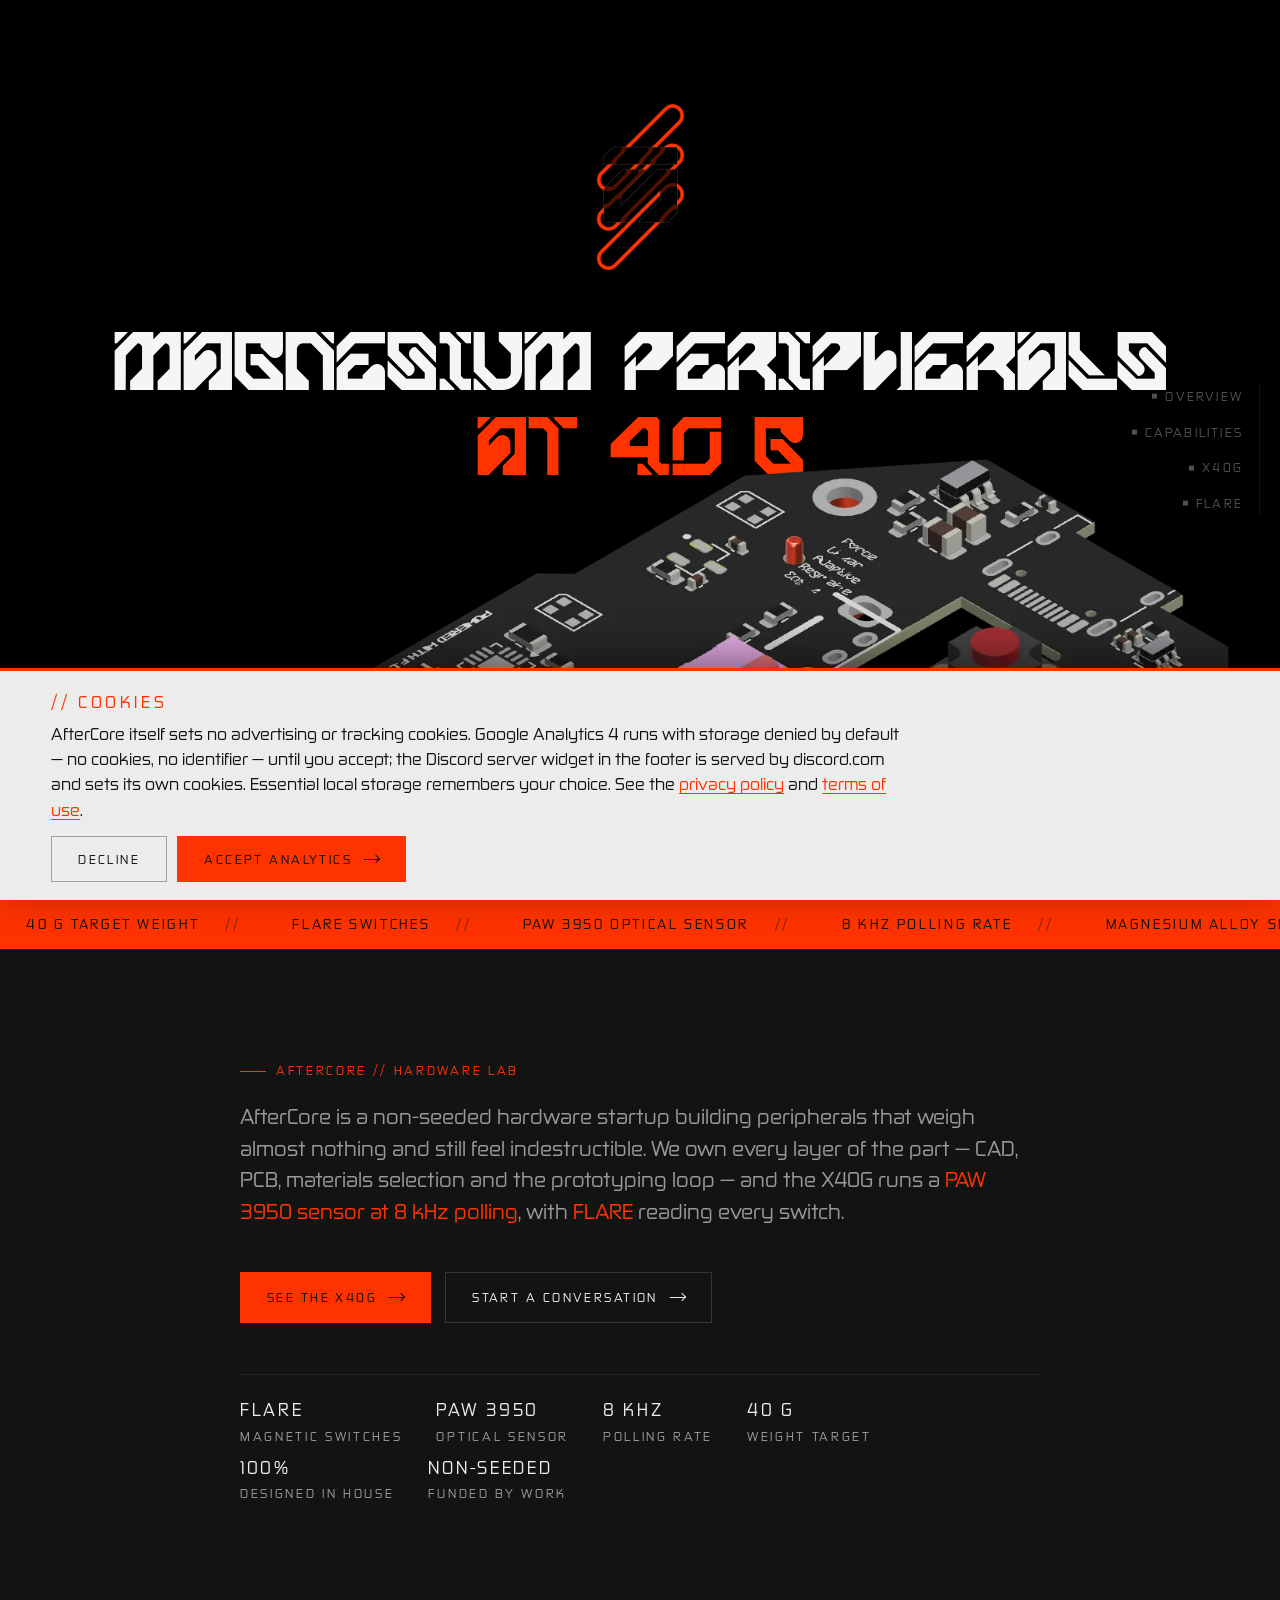
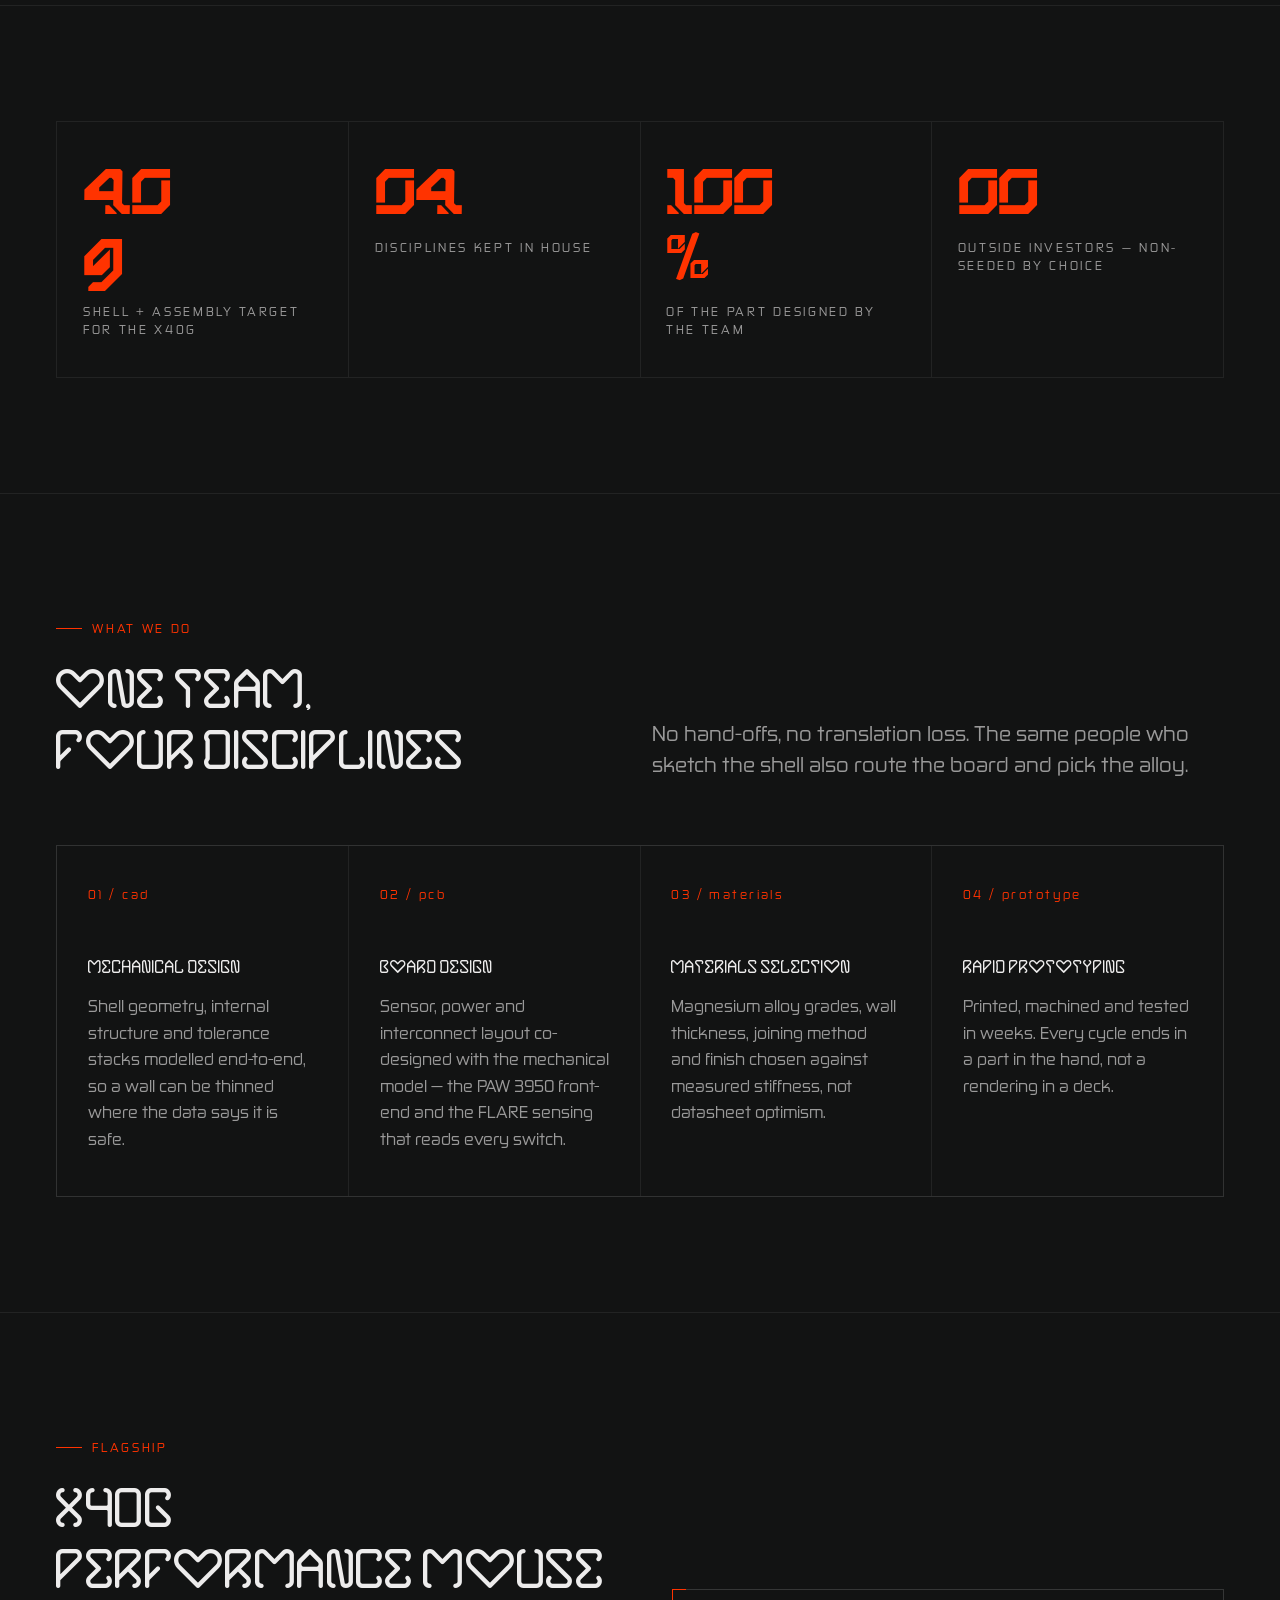
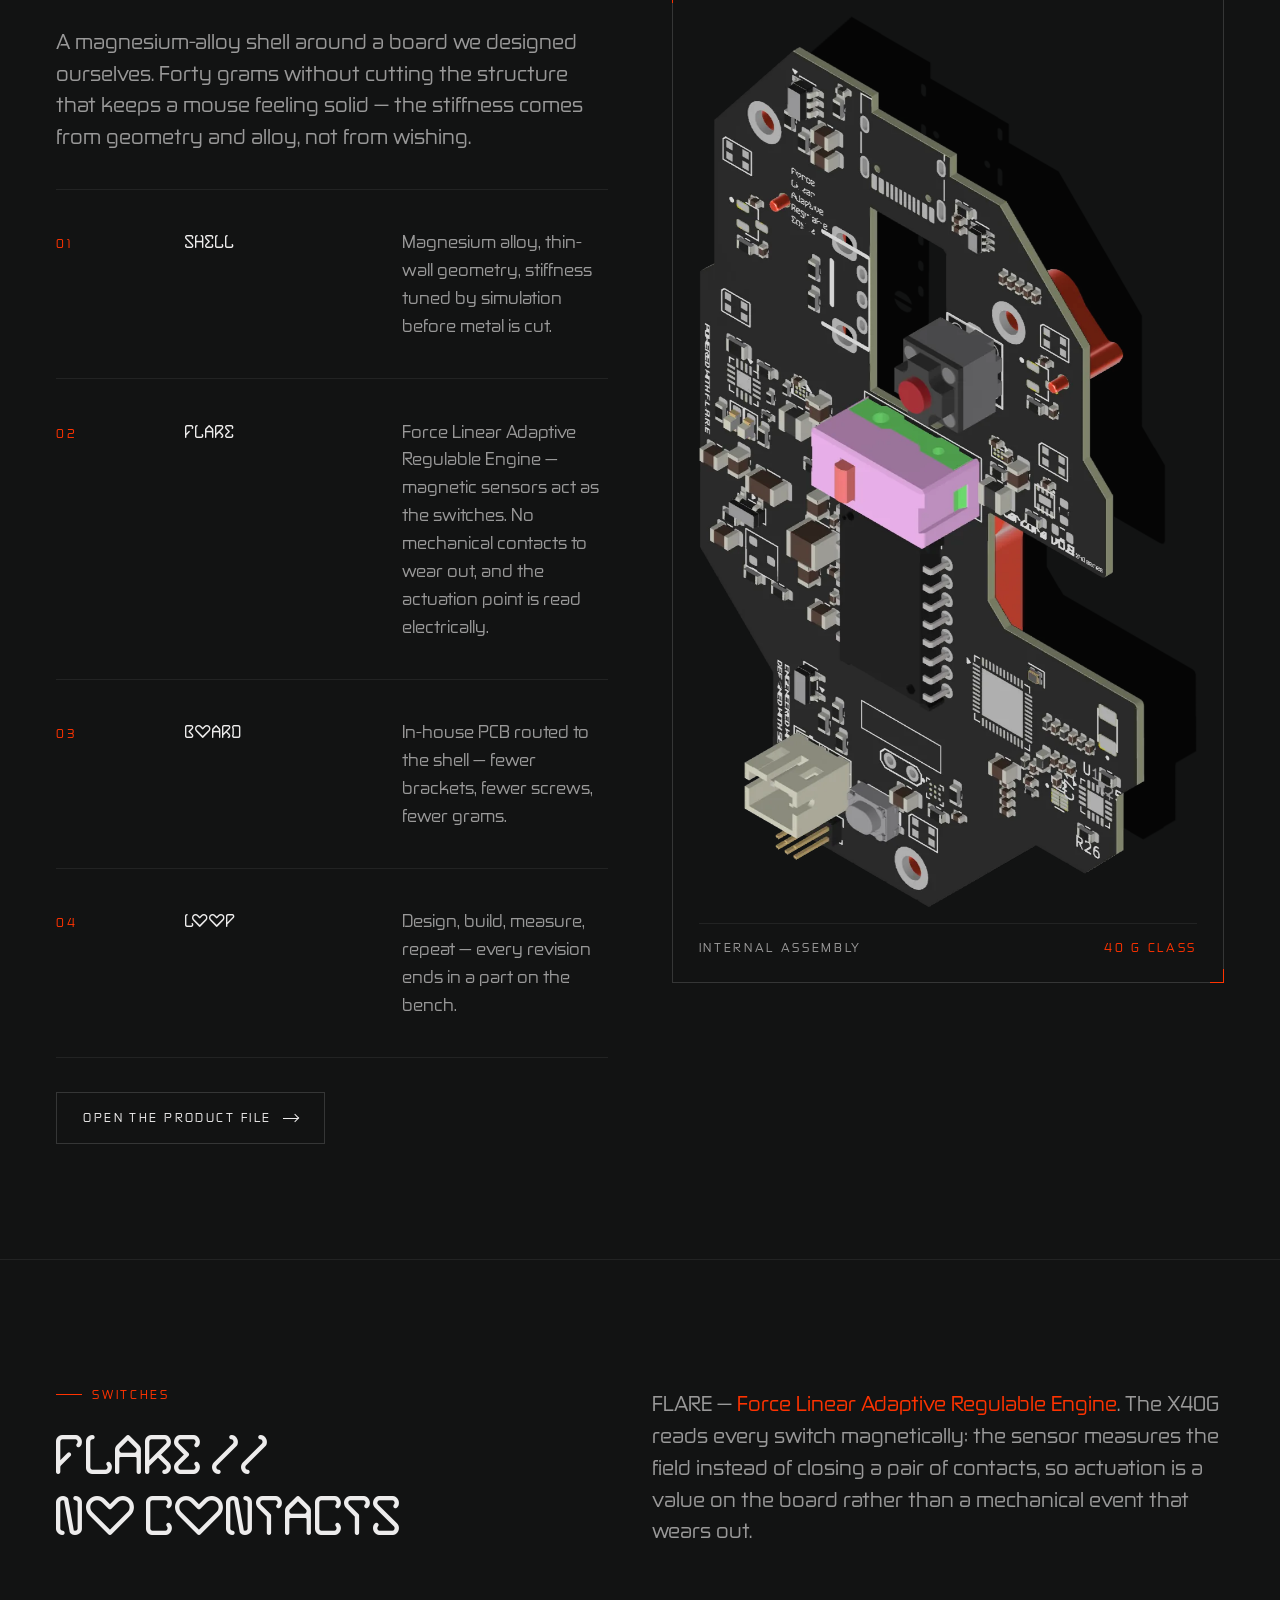
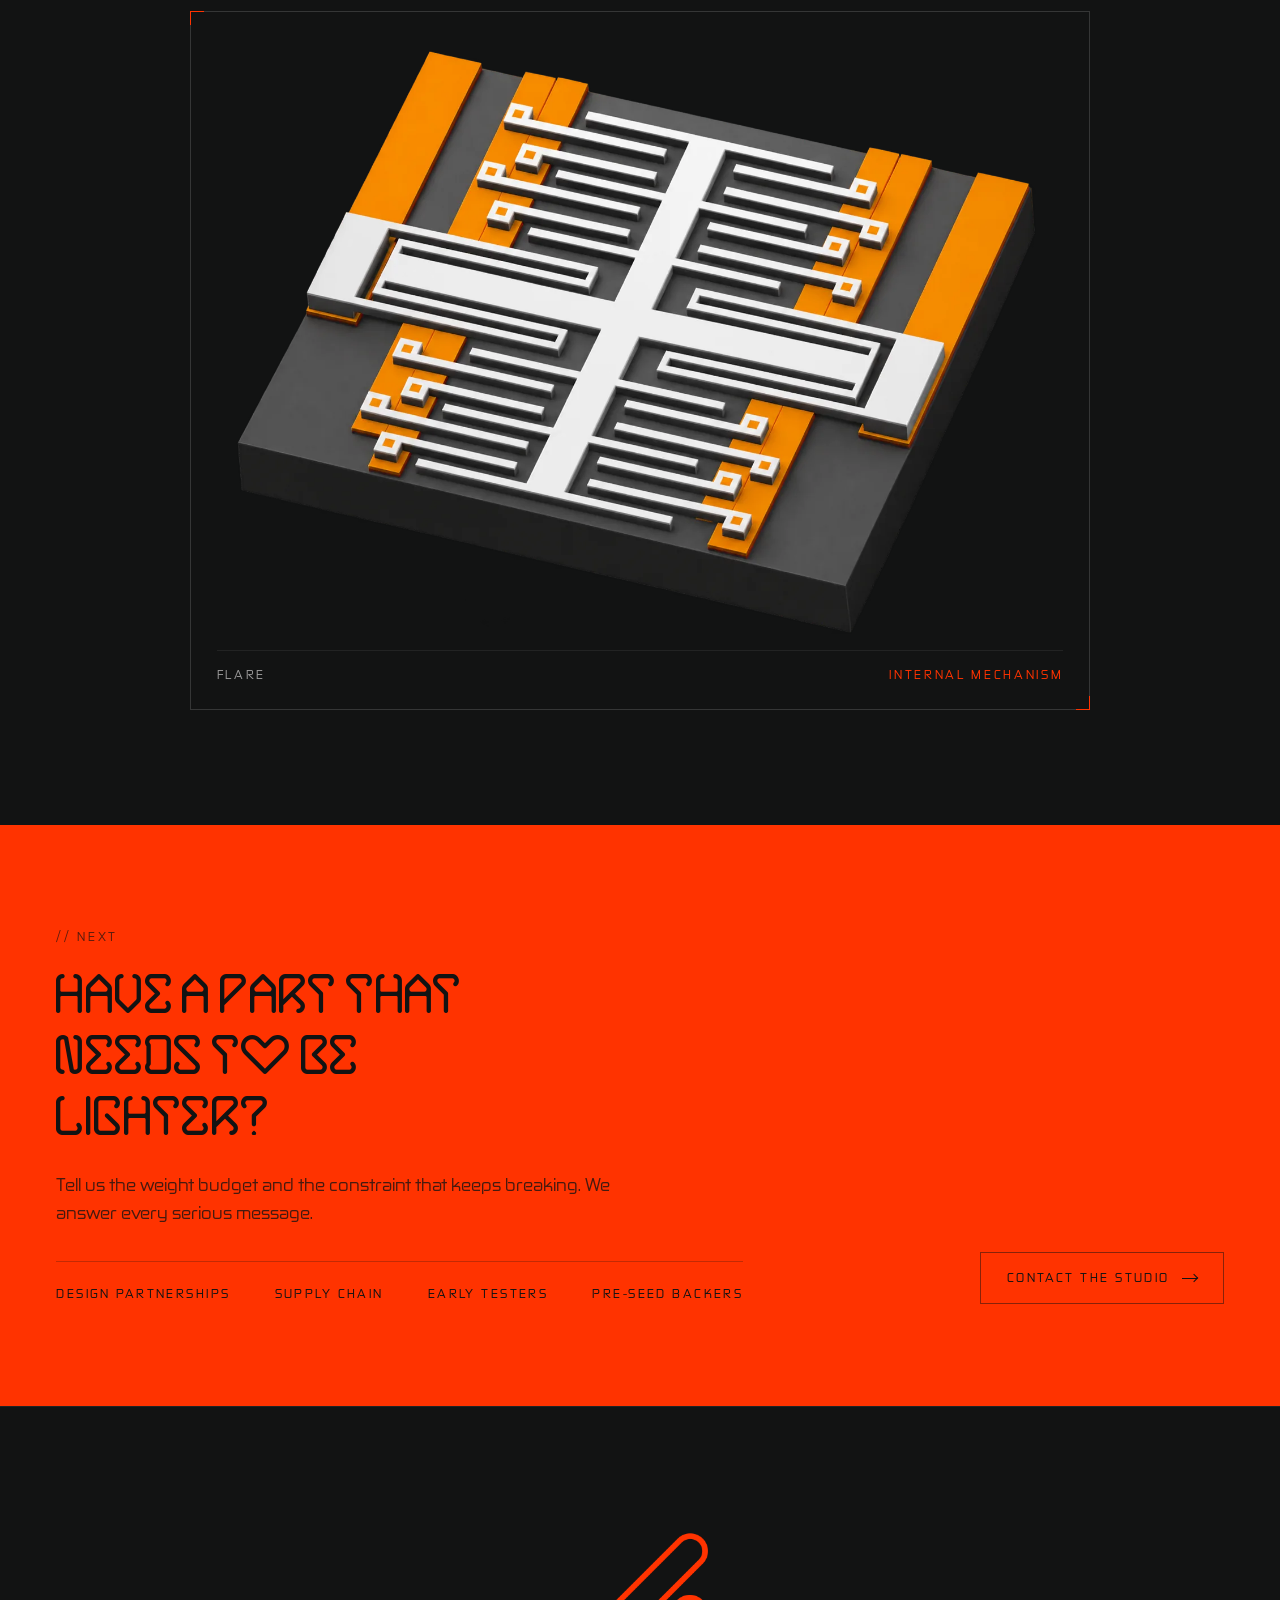
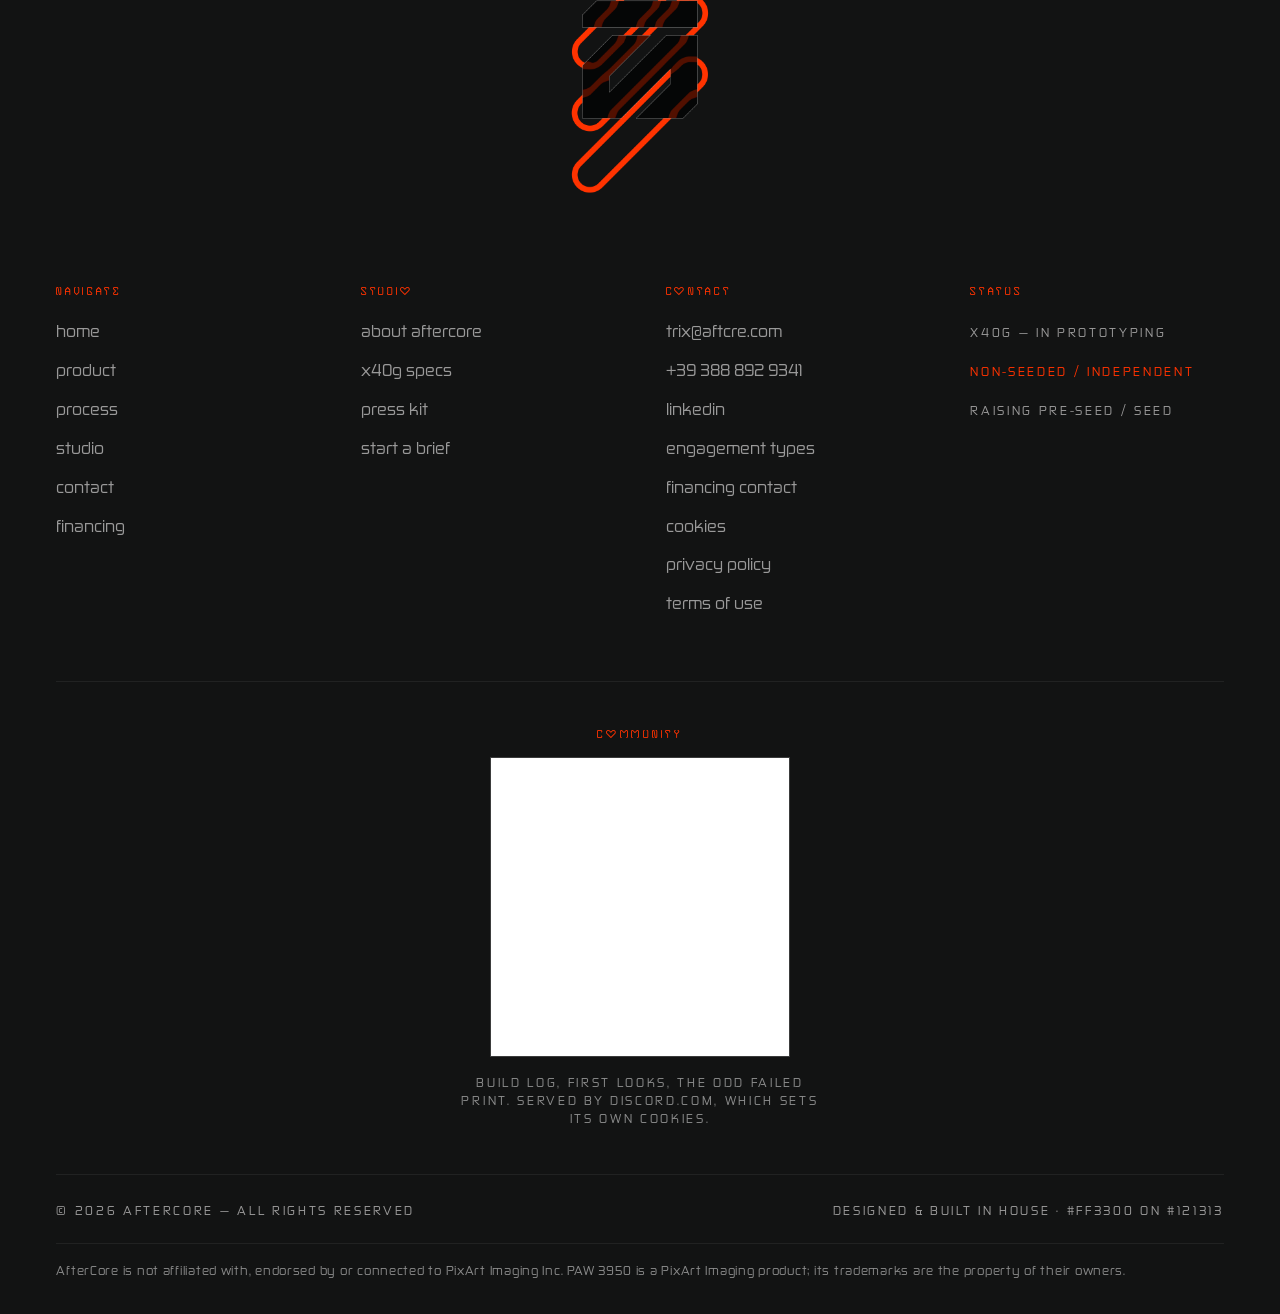
<file: index.html>
<!DOCTYPE html>
<html lang="en" class="no-js">

<head>
  <meta charset="utf-8">
  <meta name="viewport" content="width=device-width, initial-scale=1">
  <title>AfterCore — ultra-lightweight magnesium peripherals</title>
  <meta name="description"
    content="AfterCore is a non-seeded hardware startup building ultra-lightweight magnesium-alloy peripherals, starting with a 40 g mouse with FLARE magnetic switches, a PAW 3950 sensor and 8 kHz polling. In-house CAD, PCB, materials and rapid prototyping.">
  <meta name="theme-color" content="#121313">
  <meta property="og:title" content="AfterCore — ultra-lightweight magnesium peripherals">
  <meta property="og:description"
    content="A 40 g magnesium-alloy mouse, designed end-to-end in house: CAD, PCB, materials, rapid prototyping.">
  <meta property="og:type" content="website">
  <meta property="og:url" content="https://aftcre.com/">
<link rel="canonical" href="https://aftcre.com/">
  <meta property="og:image" content="https://aftcre.com/photos/og-aftercore.jpg">
  <meta property="og:image:width" content="1200">
  <meta property="og:image:height" content="630">
  <meta property="og:image:alt" content="The AfterCore X40G printed circuit board, designed and routed in house">
  <meta name="twitter:card" content="summary_large_image">
  <meta name="twitter:image" content="https://aftcre.com/photos/og-aftercore.jpg">
  <link rel="icon" href="favicon.ico" sizes="any">
<link rel="icon" href="logos/favicon-64.png" sizes="64x64" type="image/png">
  <link rel="apple-touch-icon" href="logos/apple-touch-icon-180.png">
  <link rel="preload" href="fonts/Aftcre%20Main.otf" as="font" type="font/otf" crossorigin>
  <link rel="preload" href="fonts/Aftcre%20Standard.otf" as="font" type="font/otf" crossorigin>
  <link rel="preload" href="fonts/Aftcre%20Secondary.otf" as="font" type="font/otf" crossorigin>
  <link rel="stylesheet" href="styles.css">
  <script>
    /* js-capable marker; if main.js never boots, .rv content is revealed anyway */
    document.documentElement.className = "js";
    window.addEventListener("load", function () {
      if (!window.__aftercoreReady) document.documentElement.classList.remove("js");
    });
  </script>
</head>

<body>
  <a class="skip" href="#main">skip to content</a>

  <header class="hdr">
    <div class="hdr__inner">
      <a class="brand" href="index.html" aria-label="AfterCore — home">
        <img src="logos/AfterCore_logo_mini_for_dark_backgrounds.png" alt="AfterCore" width="843" height="1601">
      </a>
      <nav class="nav" aria-label="primary">
        <a href="products.html">product</a>
        <a href="process.html">process</a>
        <a href="studio.html">studio</a>
      </nav>
      <a class="btn btn--ghost" href="contact.html">contact <span class="arw" aria-hidden="true"></span></a>
      <button class="burger" type="button" aria-expanded="false" aria-controls="drawer" aria-label="menu">
        <span></span><span></span>
      </button>
    </div>
  </header>

  <div class="drawer" id="drawer">
    <nav aria-label="mobile">
      <a href="index.html"><span>01</span>home</a>
      <a href="products.html"><span>02</span>product</a>
      <a href="process.html"><span>03</span>process</a>
      <a href="studio.html"><span>04</span>studio</a>
      <a href="contact.html"><span>05</span>contact</a>
      <a href="financing.html"><span>06</span>financing</a>
    </nav>
    <div class="drawer__foot micro">
      <span>magnesium alloy peripherals</span>
      <span class="mark">40 g class</span>
    </div>
  </div>

  <main id="main">

    <!-- ============ SPLASH ============ -->
    <section class="splash" aria-label="aftercore">
      <img class="splash__mark" src="logos/AfterCore_logo_mini_for_dark_backgrounds.png" alt="AfterCore" width="843"
        height="1601" fetchpriority="high">
      <h1 class="splash__title">
        <span class="ln">magnesium peripherals</span>
        <span class="ln ln--acc">at 40 g</span>
      </h1>
      <figure class="splash__shot">
        <img src="photos/pcb-horizontal.webp" alt="Horizontal render of the AfterCore X40G prototype board" width="1516"
          height="990" fetchpriority="high">
      </figure>
      <div class="splash__cue" aria-hidden="true">
        <i></i> scroll
      </div>
    </section>

    <div class="page">

      <!-- ============ DANGER BAR: THE FEATURES ============ -->
      <div class="ticker" aria-hidden="false">
        <div class="ticker__row">
          <span>40 g target weight</span>
          <span>FLARE switches</span>
          <span>PAW 3950 optical sensor</span>
          <span>8 kHz polling rate</span>
          <span>magnesium alloy shell</span>
          <span>in-house pcb</span>
          <span>rapid prototyping</span>
          <span>cad → cam → part</span>
          <span>non-seeded studio</span>
        </div>
      </div>

      <!-- ============ INTRO ============ -->
      <section class="hero" id="overview" data-spy="overview">
        <div class="wrap">
          <div class="hero__intro">
            <h2 class="sr-only">AfterCore in brief</h2>
            <p class="tag rv">aftercore // hardware lab</p>
            <p class="lede rv" style="--d:60ms">
              AfterCore is a non-seeded hardware startup building peripherals that weigh
              almost nothing and still feel indestructible. We own every layer of the part —
              CAD, PCB, materials selection and the prototyping loop — and the X40G runs a
              <span class="mark">PAW 3950 sensor at 8 kHz polling</span>, with
              <span class="mark">FLARE</span> reading every switch.
            </p>
            <div class="hero__actions rv" style="--d:120ms">
              <a class="btn btn--primary" href="products.html">see the x40g <span class="arw"
                  aria-hidden="true"></span></a>
              <a class="btn btn--ghost" href="contact.html">start a conversation <span class="arw"
                  aria-hidden="true"></span></a>
            </div>
            <div class="hero__meta micro rv" style="--d:180ms">
              <div><b>FLARE</b><span>magnetic switches</span></div>
              <div><b>paw 3950</b><span>optical sensor</span></div>
              <div><b>8 kHz</b><span>polling rate</span></div>
              <div><b>40 g</b><span>weight target</span></div>
              <div><b>100%</b><span>designed in house</span></div>
              <div><b>non-seeded</b><span>funded by work</span></div>
            </div>
          </div>
        </div>
      </section>

      <!-- ============ STATS ============ -->
      <section class="section">
        <div class="wrap">
          <div class="stats rv">
            <div class="stat"><b><span data-count="40">40</span>g</b><span class="micro">shell + assembly target for the
                x40g</span></div>
            <div class="stat"><b><span data-count="4">04</span></b><span class="micro">disciplines kept in house</span>
            </div>
            <div class="stat"><b><span data-count="100">100</span>%</b><span class="micro">of the part designed by the
                team</span></div>
            <div class="stat"><b>00</b><span class="micro">outside investors — non-seeded by choice</span></div>
          </div>
        </div>
      </section>

      <!-- ============ CAPABILITIES ============ -->
      <section class="section" id="capabilities" data-spy="capabilities">
        <div class="wrap">
          <div class="section-head">
            <div class="rv">
              <p class="tag">what we do</p>
              <h2>one team,<br>four disciplines</h2>
            </div>
            <p class="lede rv" style="--d:80ms">
              No hand-offs, no translation loss. The same people who sketch the shell
              also route the board and pick the alloy.
            </p>
          </div>

          <div class="cards">
            <article class="card rv">
              <span class="card__num">01 / cad</span>
              <h3>mechanical design</h3>
              <p>Shell geometry, internal structure and tolerance stacks modelled end-to-end, so a wall can be thinned
                where the data says it is safe.</p>
            </article>
            <article class="card rv" style="--d:70ms">
              <span class="card__num">02 / pcb</span>
              <h3>board design</h3>
              <p>Sensor, power and interconnect layout co-designed with the mechanical model — the PAW 3950 front-end
                and the FLARE sensing that reads every switch.</p>
            </article>
            <article class="card rv" style="--d:140ms">
              <span class="card__num">03 / materials</span>
              <h3>materials selection</h3>
              <p>Magnesium alloy grades, wall thickness, joining method and finish chosen against measured stiffness,
                not datasheet optimism.</p>
            </article>
            <article class="card rv" style="--d:210ms">
              <span class="card__num">04 / prototype</span>
              <h3>rapid prototyping</h3>
              <p>Printed, machined and tested in weeks. Every cycle ends in a part in the hand, not a rendering in a
                deck.</p>
            </article>
          </div>
        </div>
      </section>

      <!-- ============ PRODUCT ============ -->
      <section class="section" id="x40g" data-spy="x40g">
        <div class="wrap">
          <div class="split">
            <div class="rv">
              <p class="tag">flagship</p>
              <h2>x40g<br>performance mouse</h2>
              <p class="lede" style="margin-top:26px">
                A magnesium-alloy shell around a board we designed ourselves. Forty grams
                without cutting the structure that keeps a mouse feeling solid — the stiffness
                comes from geometry and alloy, not from wishing.
              </p>
              <div class="feature" style="margin-top:36px">
                <div class="feature__row">
                  <span class="idx">01</span>
                  <h3>shell</h3>
                  <p>Magnesium alloy, thin-wall geometry, stiffness tuned by simulation before metal is cut.</p>
                </div>
                <div class="feature__row">
                  <span class="idx">02</span>
                  <h3>FLARE</h3>
                  <p>Force Linear Adaptive Regulable Engine — magnetic sensors act as the switches. No mechanical
                    contacts to wear out, and the actuation point is read electrically.</p>
                </div>
                <div class="feature__row">
                  <span class="idx">03</span>
                  <h3>board</h3>
                  <p>In-house PCB routed to the shell — fewer brackets, fewer screws, fewer grams.</p>
                </div>
                <div class="feature__row">
                  <span class="idx">04</span>
                  <h3>loop</h3>
                  <p>Design, build, measure, repeat — every revision ends in a part on the bench.</p>
                </div>
              </div>
              <a class="btn btn--ghost" href="products.html" style="margin-top:34px">open the product file <span
                  class="arw" aria-hidden="true"></span></a>
            </div>

            <figure class="product-shot frame frame--tall rv" style="--d:100ms">
              <img src="photos/pcb-vertical.webp" alt="Vertical render of the AfterCore X40G internal assembly"
                width="874" height="1563" loading="lazy">
              <figcaption class="frame__cap micro">
                <span>internal assembly</span>
                <span class="mark">40 g class</span>
              </figcaption>
            </figure>
          </div>
        </div>
      </section>

      <!-- ============ FLARE ============ -->
      <section class="section" id="flare" data-spy="flare">
        <div class="wrap">
          <div class="section-head">
            <div class="rv">
              <p class="tag">switches</p>
              <h2>FLARE //<br>no contacts</h2>
            </div>
            <p class="lede rv" style="--d:80ms">
              FLARE — <span class="mark">Force Linear Adaptive Regulable Engine</span>. The X40G
              reads every switch magnetically: the sensor measures the field instead of closing a
              pair of contacts, so actuation is a value on the board rather than a mechanical
              event that wears out.
            </p>
          </div>

          <figure class="frame rv" style="margin:0 auto; max-width:min(100%, 900px); --d:80ms">
            <img src="photos/flare-mechanism.webp"
              alt="Internal mechanism of the FLARE magnetic sensor switch used in the AfterCore X40G" width="1494"
              height="1052" loading="lazy">
            <figcaption class="frame__cap micro">
              <span>FLARE</span>
              <span class="mark">internal mechanism</span>
            </figcaption>
          </figure>
        </div>
      </section>

      <!-- ============ CTA ============ -->
      <section class="cta">
        <div class="wrap cta__inner">
          <div>
            <p class="micro" style="color:rgba(18,19,19,.7); margin:0 0 18px">// next</p>
            <h2>have a part that needs to be lighter?</h2>
            <p>Tell us the weight budget and the constraint that keeps breaking. We answer every serious message.</p>
            <div class="cta__meta">
              <span>design partnerships</span>
              <span>supply chain</span>
              <span>early testers</span>
              <span>pre-seed backers</span>
            </div>
          </div>
          <a class="btn" href="contact.html">contact the studio <span class="arw" aria-hidden="true"></span></a>
        </div>
      </section>

      <!-- ============ MOBILE-ONLY CLOSING VISUAL ============ -->
      <section class="mobile-visual">
        <div class="wrap">
          <p class="tag">x40g // internals</p>
          <figure class="frame frame--tall">
            <img src="photos/pcb-vertical.webp" alt="Vertical render of the AfterCore X40G internal assembly"
              width="874" height="1563" loading="lazy">
            <figcaption class="frame__cap micro">
              <span>internal assembly</span>
              <span class="mark">40 g class</span>
            </figcaption>
          </figure>
        </div>
      </section>

    </div>
  </main>

  <footer class="ftr">
    <div class="wrap">
      <div class="ftr__logo">
        <img src="logos/AfterCore_logo_mini_for_dark_backgrounds.png" alt="AfterCore" width="843" height="1601"
          loading="lazy">
      </div>
      <div class="ftr__cols">
        <div>
          <h4>navigate</h4>
          <ul>
            <li><a href="index.html">home</a></li>
            <li><a href="products.html">product</a></li>
            <li><a href="process.html">process</a></li>
            <li><a href="studio.html">studio</a></li>
            <li><a href="contact.html">contact</a></li>
            <li><a href="financing.html">financing</a></li>
          </ul>
        </div>
        <div>
          <h4>studio</h4>
          <ul>
            <li><a href="studio.html">about aftercore</a></li>
            <li><a href="products.html#specs">x40g specs</a></li>
            <li><a href="press.html">press kit</a></li>
            <li><a href="contact.html#brief">start a brief</a></li>
          </ul>
        </div>
        <div>
          <h4>contact</h4>
          <ul>
            <li><a href="mailto:trix@aftcre.com">trix@aftcre.com</a></li>
            <li><a href="tel:+393888929341">+39 388 892 9341</a></li>
            <li><a href="https://www.linkedin.com/in/tristano-rigoli-aftcre" target="_blank"
                rel="me noopener">linkedin</a></li>
            <li><a href="contact.html#info">engagement types</a></li>
            <li><a href="financing.html#contact">financing contact</a></li>
            <li><a href="#" data-cookie-again>cookies</a></li>
            <li><a href="privacy.html">privacy policy</a></li>
            <li><a href="terms.html">terms of use</a></li>
          </ul>
        </div>
        <div>
          <h4>status</h4>
          <ul>
            <li><span class="micro">x40g — in prototyping</span></li>
            <li><span class="micro mark">non-seeded / independent</span></li>
            <li><span class="micro">raising pre-seed / seed</span></li>
          </ul>
        </div>
      </div>
      <div class="ftr__discord">
        <h4>community</h4>
        <iframe class="discord__frame" width="300" height="300" loading="lazy" referrerpolicy="no-referrer" allowtransparency="true" frameborder="0" sandbox="allow-popups allow-popups-to-escape-sandbox allow-same-origin allow-scripts" src="https://discord.com/widget?id=1450395484907638948&amp;theme=dark" title="AfterCore on Discord"></iframe>
        <p class="micro discord__note">build log, first looks, the odd failed print. served by discord.com, which sets its own cookies.</p>
      </div>
      <div class="ftr__bot micro">
        <span>© <span data-year>2026</span> aftercore — all rights reserved</span>
        <span>designed &amp; built in house · #FF3300 on #121313</span>
      </div>
      <div class="ftr__legal micro">
        AfterCore is not affiliated with, endorsed by or connected to PixArt Imaging Inc.
        PAW 3950 is a PixArt Imaging product; its trademarks are the property of their owners.
      </div>
    </div>
  </footer>

  <div class="cookiebar" role="dialog" aria-label="cookie preferences" aria-describedby="cookiebar-text" hidden>
    <div class="cookiebar__txt">
      <p class="micro micro--acc" style="margin:0 0 6px">// cookies</p>
      <p id="cookiebar-text">AfterCore itself sets no advertising or tracking cookies. Google Analytics 4 runs
        with storage denied by default — no cookies, no identifier — until you accept; the Discord server widget in the footer is served by discord.com and sets its own cookies. Essential local
        storage remembers your choice. See the <a href="privacy.html">privacy policy</a> and
        <a href="terms.html">terms of use</a>.
      </p>
    </div>
    <div class="cookiebar__actions">
      <button class="btn btn--ghost" type="button" data-cookie-decline>decline</button>
      <button class="btn btn--primary" type="button" data-cookie-ok>accept analytics <span class="arw"
          aria-hidden="true"></span></button>
    </div>
  </div>

  <!-- Google tag (gtag.js) + Consent Mode v2 — analytics stays storage-denied until the visitor accepts; advertising stays denied either way -->
  <script>
    window.AFTERCORE_GA_ID = "G-R75Y8NCJ14";
    window.dataLayer = window.dataLayer || [];
    function gtag() { window.dataLayer.push(arguments); }
    (function () {
      var granted = false;
      try {
        granted = localStorage.getItem("aftercore_consent_v1") === "granted" ||
          localStorage.getItem("aftercore_cookies_v1") === "1";
      } catch (e) { /* storage blocked, e.g. private mode */ }
      gtag("consent", "default", {
        ad_storage: "denied",
        ad_user_data: "denied",
        ad_personalization: "denied",
        analytics_storage: granted ? "granted" : "denied",
        wait_for_update: 500
      });
      if (!window.AFTERCORE_GA_ID) return;
      gtag("js", new Date());
      gtag("config", window.AFTERCORE_GA_ID);
      var s = document.createElement("script");
      s.async = true;
      s.src = "https://www.googletagmanager.com/gtag/js?id=" + encodeURIComponent(window.AFTERCORE_GA_ID);
      document.head.appendChild(s);
    })();
  </script>
  <script src="main.js" defer></script>
</body>

</html>
</file>
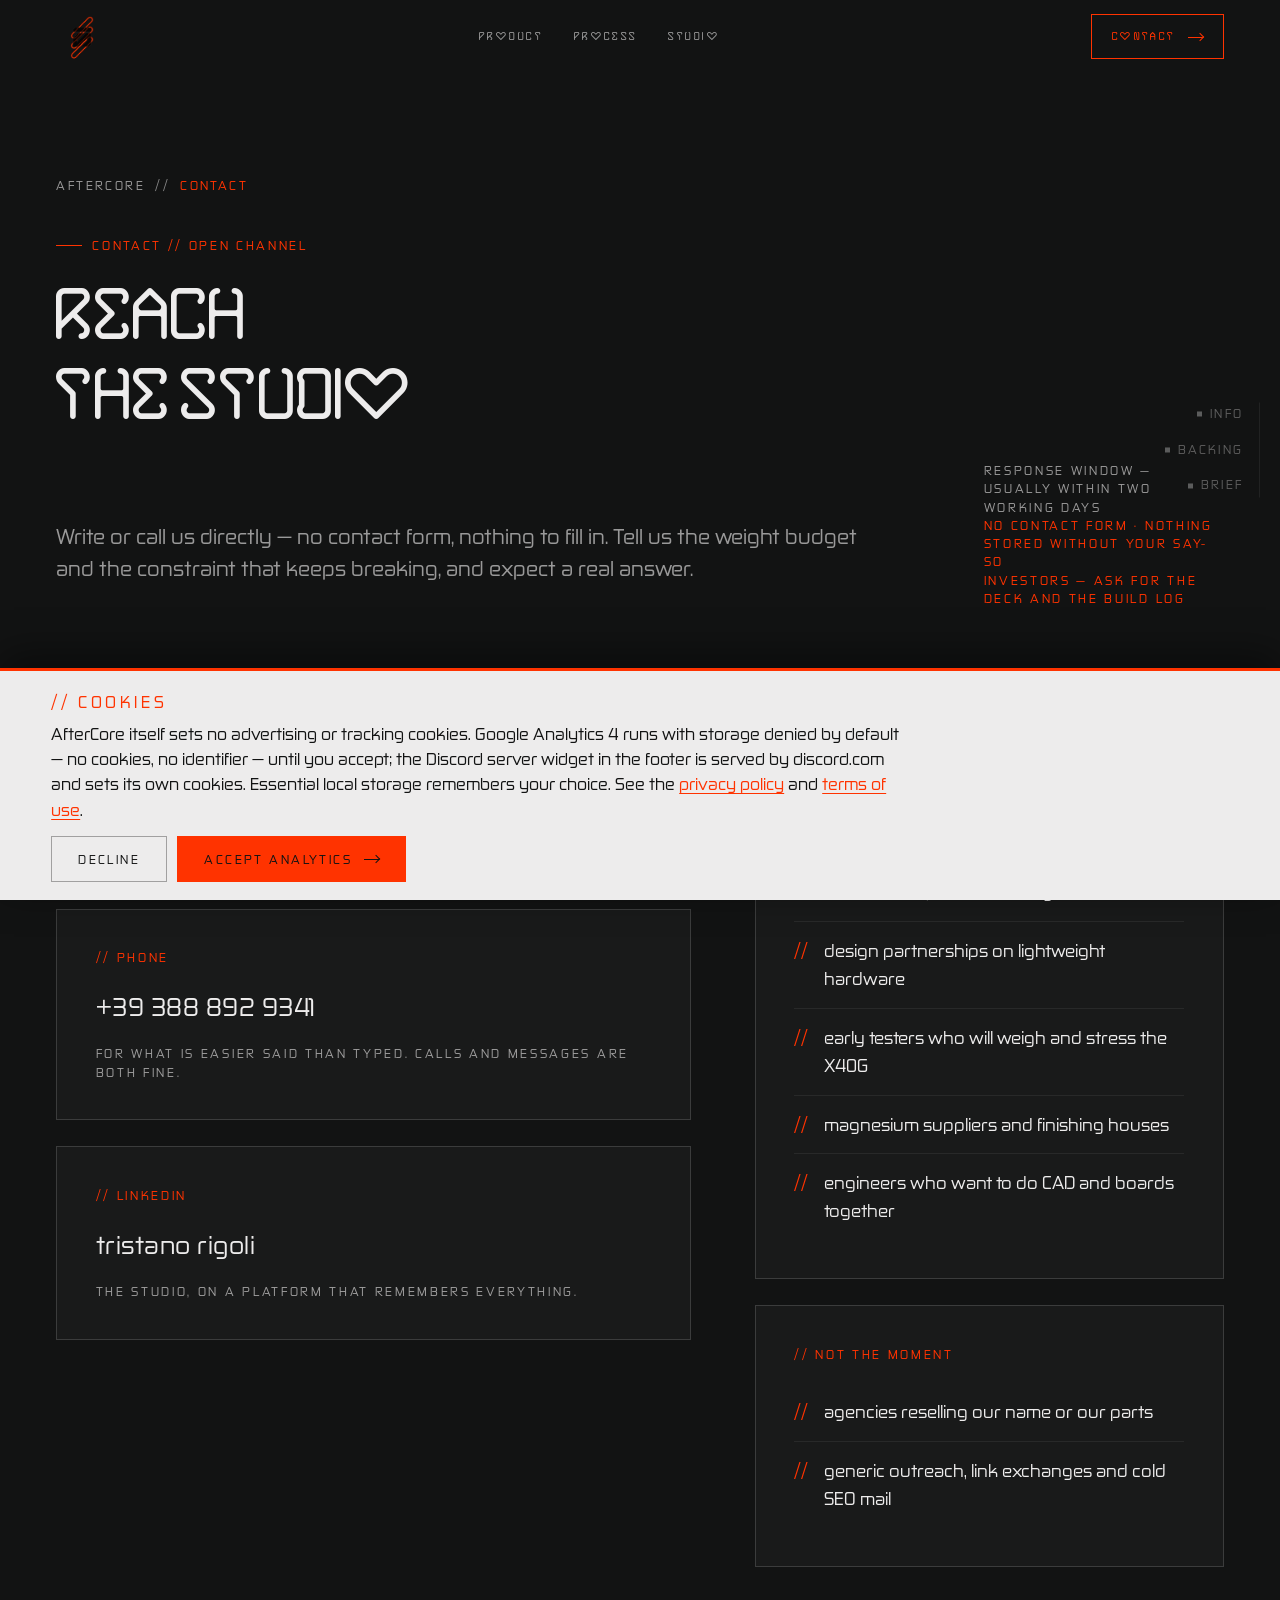
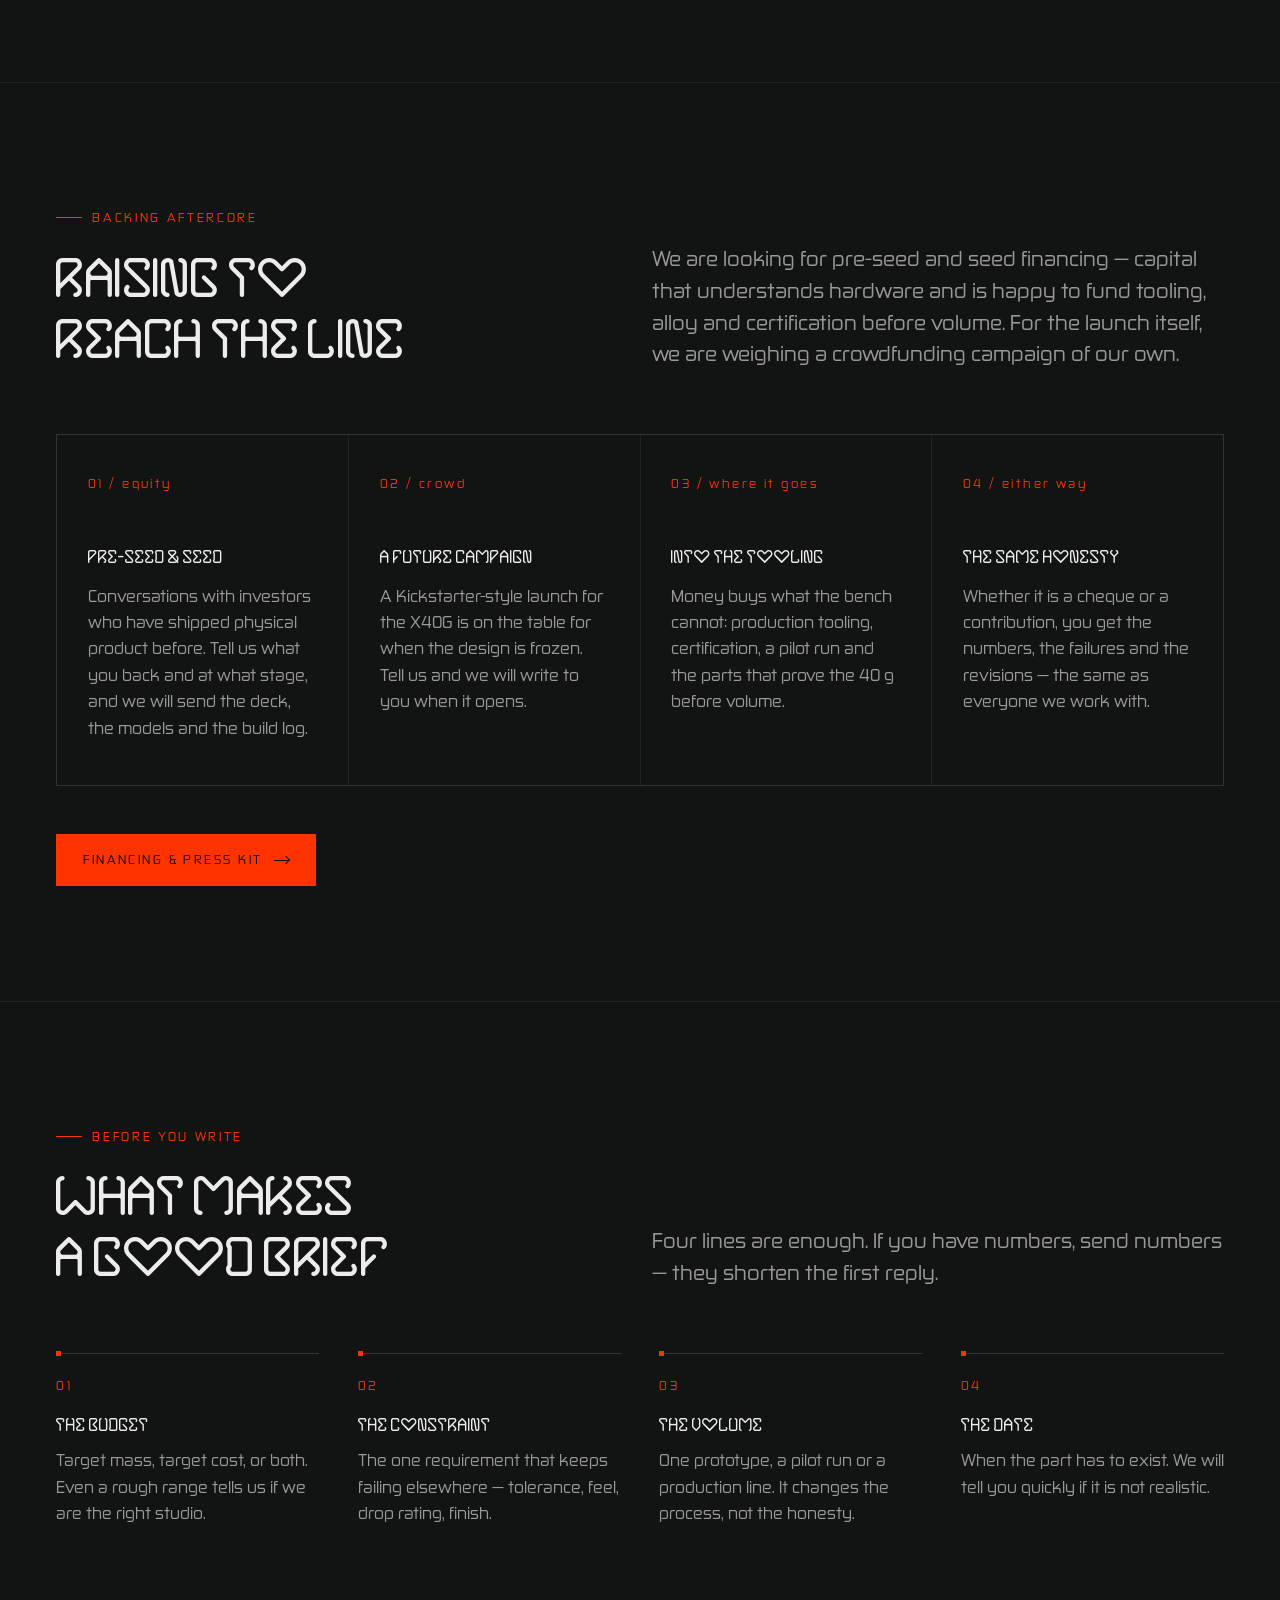
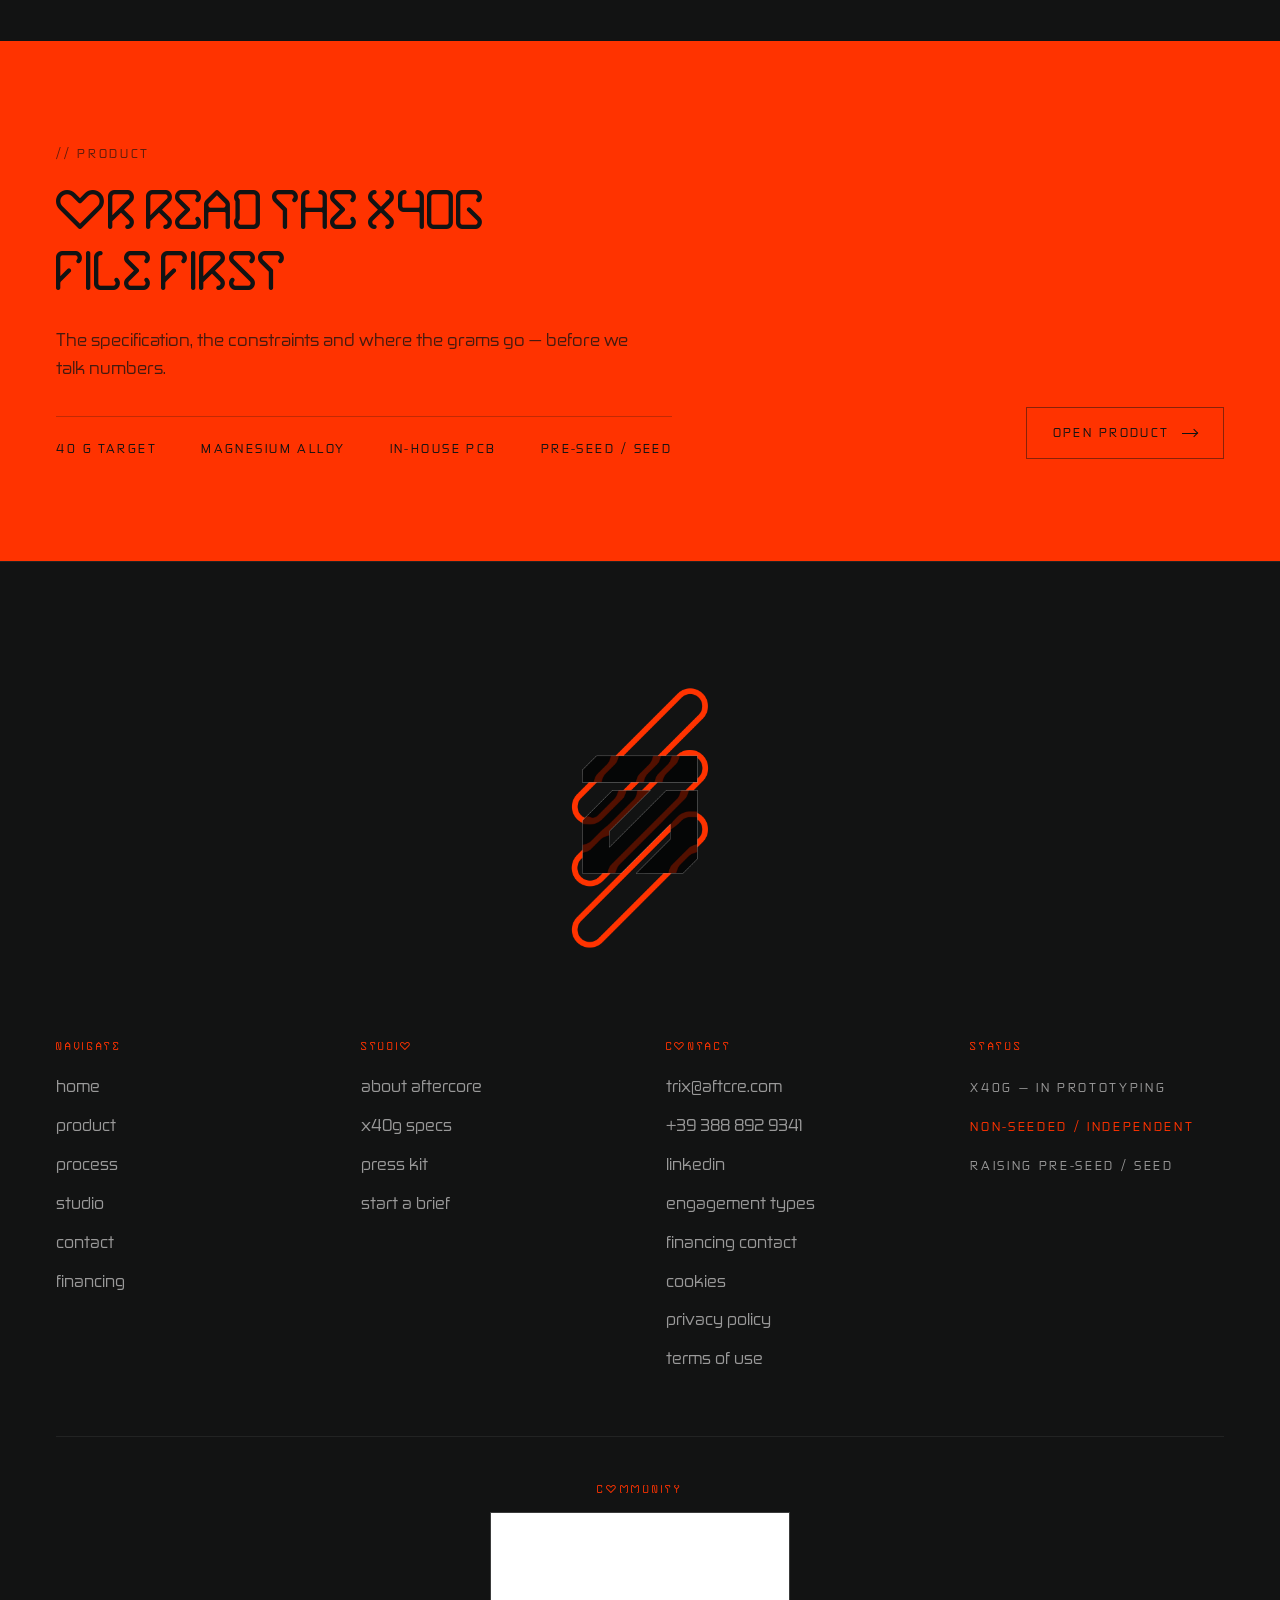
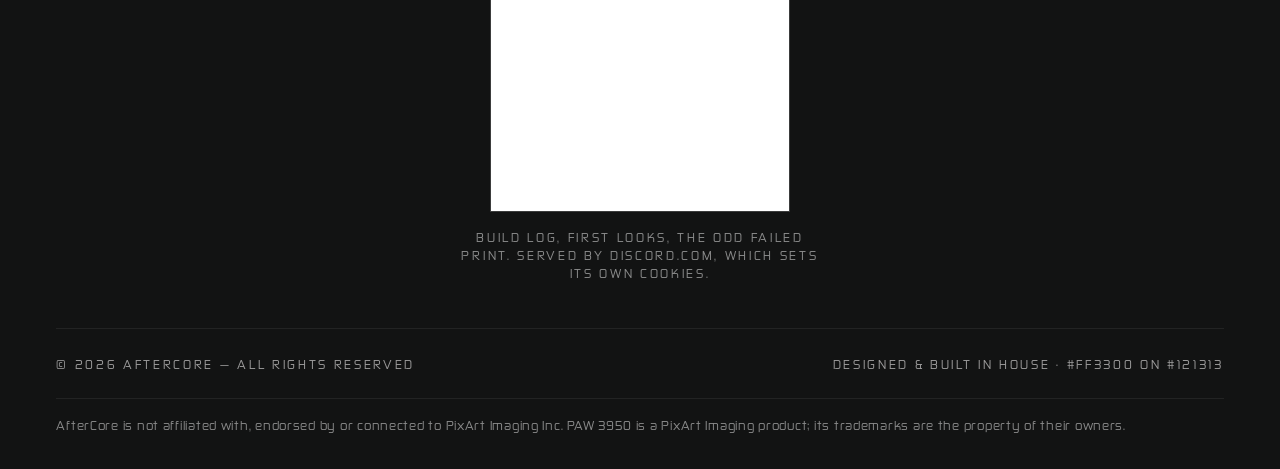
<file: contact.html>
<!DOCTYPE html>
<html lang="en" class="no-js">
<head>
<meta charset="utf-8">
<meta name="viewport" content="width=device-width, initial-scale=1">
<title>Contact — AfterCore</title>
<meta name="description" content="Talk to AfterCore about design partnerships, early access to the X40G, supply chain or engineering collaboration.">
<meta name="theme-color" content="#121313">
<meta property="og:title" content="Contact — AfterCore">
<meta property="og:description" content="Tell us the weight budget and the constraint that keeps breaking.">
<meta property="og:type" content="website">
<meta property="og:url" content="https://aftcre.com/contact.html">
<link rel="canonical" href="https://aftcre.com/contact.html">
<meta property="og:image" content="https://aftcre.com/photos/og-aftercore.jpg">
<meta property="og:image:width" content="1200">
<meta property="og:image:height" content="630">
<meta property="og:image:alt" content="The AfterCore X40G printed circuit board, designed and routed in house">
<meta name="twitter:card" content="summary_large_image">
<meta name="twitter:image" content="https://aftcre.com/photos/og-aftercore.jpg">
<link rel="icon" href="favicon.ico" sizes="any">
<link rel="icon" href="logos/favicon-64.png" sizes="64x64" type="image/png">
<link rel="apple-touch-icon" href="logos/apple-touch-icon-180.png">
<link rel="preload" href="fonts/Aftcre%20Main.otf" as="font" type="font/otf" crossorigin>
<link rel="preload" href="fonts/Aftcre%20Standard.otf" as="font" type="font/otf" crossorigin>
<link rel="preload" href="fonts/Aftcre%20Secondary.otf" as="font" type="font/otf" crossorigin>
<link rel="stylesheet" href="styles.css">
<script>
/* js-capable marker; if main.js never boots, .rv content is revealed anyway */
document.documentElement.className = "js";
window.addEventListener("load", function () {
  if (!window.__aftercoreReady) document.documentElement.classList.remove("js");
});
</script>
</head>
<body>
<a class="skip" href="#main">skip to content</a>

<header class="hdr">
  <div class="hdr__inner">
    <a class="brand" href="index.html" aria-label="AfterCore — home">
      <img src="logos/AfterCore_logo_mini_for_dark_backgrounds.png" alt="AfterCore" width="843" height="1601">
    </a>
    <nav class="nav" aria-label="primary">
      <a href="products.html">product</a>
      <a href="process.html">process</a>
      <a href="studio.html">studio</a>
    </nav>
    <a class="btn btn--ghost" href="contact.html" aria-current="page">contact <span class="arw" aria-hidden="true"></span></a>
    <button class="burger" type="button" aria-expanded="false" aria-controls="drawer" aria-label="menu">
      <span></span><span></span>
    </button>
  </div>
</header>

<div class="drawer" id="drawer">
  <nav aria-label="mobile">
    <a href="index.html"><span>01</span>home</a>
    <a href="products.html"><span>02</span>product</a>
    <a href="process.html"><span>03</span>process</a>
    <a href="studio.html"><span>04</span>studio</a>
    <a href="contact.html"><span>05</span>contact</a>
    <a href="financing.html"><span>06</span>financing</a>
  </nav>
  <div class="drawer__foot micro">
    <span>magnesium alloy peripherals</span>
    <span class="mark">40 g class</span>
  </div>
</div>

<main id="main">

  <!-- ============ PAGE HEAD ============ -->
  <section class="phead">
    <div class="wrap">
      <nav class="crumbs" aria-label="breadcrumb">
        <a href="index.html">aftercore</a>
        <span class="crumbs__sep" aria-hidden="true">//</span>
        <span aria-current="page">contact</span>
      </nav>
      <p class="tag rv">contact // open channel</p>
      <h1 class="rv font-std" style="--d:60ms">reach<br>the studio</h1>
      <div class="phead__row">
        <p class="lede rv" style="--d:120ms">
          Write or call us directly — no contact form, nothing to fill in. Tell us the
          weight budget and the constraint that keeps breaking, and expect a real answer.
        </p>
        <p class="micro rv" style="--d:160ms; max-width:30ch">
          response window — usually within two working days<br>
          <span class="mark">no contact form · nothing stored without your say-so</span><br>
          <span class="mark">investors — ask for the deck and the build log</span>
        </p>
      </div>
    </div>
  </section>

  <!-- ============ CONTACT INFO ============ -->
  <section class="section" id="info" data-spy="info" style="border-top:0; padding-top:0">
    <div class="wrap">
      <div class="contact__grid">

        <div class="rv" style="display:grid; gap:26px">
          <div class="panel">
            <p class="micro micro--acc" style="margin-bottom:20px">// email</p>
            <a class="contact-link" href="mailto:trix@aftcre.com">trix@aftcre.com</a>
            <p class="micro" style="margin-top:18px">briefs, partnerships, early units — everything starts here. We read the messages ourselves.</p>
          </div>

          <div class="panel">
            <p class="micro micro--acc" style="margin-bottom:20px">// phone</p>
            <a class="contact-link" href="tel:+393888929341">+39 388 892 9341</a>
            <p class="micro" style="margin-top:18px">for what is easier said than typed. Calls and messages are both fine.</p>
          </div>

          <div class="panel">
            <p class="micro micro--acc" style="margin-bottom:20px">// linkedin</p>
            <a class="contact-link" href="https://www.linkedin.com/in/tristano-rigoli-aftcre" target="_blank" rel="me noopener">tristano rigoli</a>
            <p class="micro" style="margin-top:18px">the studio, on a platform that remembers everything.</p>
          </div>
        </div>

        <aside class="rv" style="--d:80ms; display:grid; gap:26px">
          <div class="panel">
            <p class="micro micro--acc" style="margin-bottom:20px">// open to</p>
            <ul class="list">
              <li><span>financing — pre-seed and seed talks with hardware-literate investors</span></li>
              <li><span>a crowd round — a Kickstarter-style launch for the X40G, once the design is frozen</span></li>
              <li><span>design partnerships on lightweight hardware</span></li>
              <li><span>early testers who will weigh and stress the X40G</span></li>
              <li><span>magnesium suppliers and finishing houses</span></li>
              <li><span>engineers who want to do CAD and boards together</span></li>
            </ul>
          </div>

          <div class="panel">
            <p class="micro micro--acc" style="margin-bottom:20px">// not the moment</p>
            <ul class="list">
              <li><span>agencies reselling our name or our parts</span></li>
              <li><span>generic outreach, link exchanges and cold SEO mail</span></li>
            </ul>
          </div>
        </aside>

      </div>
    </div>
  </section>

  <!-- ============ BACKING ============ -->
  <section class="section" id="backing" data-spy="backing">
    <div class="wrap">
      <div class="section-head">
        <div class="rv">
          <p class="tag">backing aftercore</p>
          <h2>raising to<br>reach the line</h2>
        </div>
        <p class="lede rv" style="--d:80ms">
          We are looking for pre-seed and seed financing — capital that understands hardware
          and is happy to fund tooling, alloy and certification before volume. For the launch
          itself, we are weighing a crowdfunding campaign of our own.
        </p>
      </div>

      <div class="cards">
        <article class="card rv">
          <span class="card__num">01 / equity</span>
          <h3>pre-seed &amp; seed</h3>
          <p>Conversations with investors who have shipped physical product before. Tell us what you
            back and at what stage, and we will send the deck, the models and the build log.</p>
        </article>
        <article class="card rv" style="--d:70ms">
          <span class="card__num">02 / crowd</span>
          <h3>a future campaign</h3>
          <p>A Kickstarter-style launch for the X40G is on the table for when the design is frozen.
            Tell us and we will write to you when it opens.</p>
        </article>
        <article class="card rv" style="--d:140ms">
          <span class="card__num">03 / where it goes</span>
          <h3>into the tooling</h3>
          <p>Money buys what the bench cannot: production tooling, certification, a pilot run and the
            parts that prove the 40 g before volume.</p>
        </article>
        <article class="card rv" style="--d:210ms">
          <span class="card__num">04 / either way</span>
          <h3>the same honesty</h3>
          <p>Whether it is a cheque or a contribution, you get the numbers, the failures and the
            revisions — the same as everyone we work with.</p>
        </article>
      </div>

      <div class="hero__actions rv" style="margin-top:clamp(28px,4vw,48px)">
        <a class="btn btn--primary" href="financing.html">financing &amp; press kit <span class="arw" aria-hidden="true"></span></a>
      </div>
    </div>
  </section>

  <!-- ============ BRIEF CHECKLIST ============ -->
  <section class="section" id="brief" data-spy="brief">
    <div class="wrap">
      <div class="section-head">
        <div class="rv">
          <p class="tag">before you write</p>
          <h2>what makes<br>a good brief</h2>
        </div>
        <p class="lede rv" style="--d:80ms">
          Four lines are enough. If you have numbers, send numbers — they shorten the first reply.
        </p>
      </div>

      <div class="steps">
        <article class="step rv">
          <span class="step__n">01</span>
          <h3>the budget</h3>
          <p>Target mass, target cost, or both. Even a rough range tells us if we are the right studio.</p>
        </article>
        <article class="step rv" style="--d:70ms">
          <span class="step__n">02</span>
          <h3>the constraint</h3>
          <p>The one requirement that keeps failing elsewhere — tolerance, feel, drop rating, finish.</p>
        </article>
        <article class="step rv" style="--d:140ms">
          <span class="step__n">03</span>
          <h3>the volume</h3>
          <p>One prototype, a pilot run or a production line. It changes the process, not the honesty.</p>
        </article>
        <article class="step rv" style="--d:210ms">
          <span class="step__n">04</span>
          <h3>the date</h3>
          <p>When the part has to exist. We will tell you quickly if it is not realistic.</p>
        </article>
      </div>
    </div>
  </section>

  <!-- ============ CTA ============ -->
  <section class="cta">
    <div class="wrap cta__inner">
      <div>
        <p class="micro" style="color:rgba(18,19,19,.7); margin:0 0 18px">// product</p>
        <h2>or read the x40g file first</h2>
        <p>The specification, the constraints and where the grams go — before we talk numbers.</p>
        <div class="cta__meta">
          <span>40 g target</span>
          <span>magnesium alloy</span>
          <span>in-house pcb</span>
          <span>pre-seed / seed</span>
        </div>
      </div>
      <a class="btn" href="products.html">open product <span class="arw" aria-hidden="true"></span></a>
    </div>
  </section>

</main>

<footer class="ftr">
  <div class="wrap">
    <div class="ftr__logo">
      <img src="logos/AfterCore_logo_mini_for_dark_backgrounds.png" alt="AfterCore" width="843" height="1601" loading="lazy">
    </div>
    <div class="ftr__cols">
      <div>
        <h4>navigate</h4>
        <ul>
          <li><a href="index.html">home</a></li>
          <li><a href="products.html">product</a></li>
          <li><a href="process.html">process</a></li>
          <li><a href="studio.html">studio</a></li>
          <li><a href="contact.html">contact</a></li>
          <li><a href="financing.html">financing</a></li>
        </ul>
      </div>
      <div>
        <h4>studio</h4>
        <ul>
          <li><a href="studio.html">about aftercore</a></li>
          <li><a href="products.html#specs">x40g specs</a></li>
          <li><a href="press.html">press kit</a></li>
          <li><a href="contact.html#brief">start a brief</a></li>
        </ul>
      </div>
      <div>
        <h4>contact</h4>
        <ul>
          <li><a href="mailto:trix@aftcre.com">trix@aftcre.com</a></li>
          <li><a href="tel:+393888929341">+39 388 892 9341</a></li>
          <li><a href="https://www.linkedin.com/in/tristano-rigoli-aftcre" target="_blank" rel="me noopener">linkedin</a></li>
          <li><a href="contact.html#info">engagement types</a></li>
          <li><a href="financing.html#contact">financing contact</a></li>
          <li><a href="#" data-cookie-again>cookies</a></li>
          <li><a href="privacy.html">privacy policy</a></li>
          <li><a href="terms.html">terms of use</a></li>
        </ul>
      </div>
      <div>
        <h4>status</h4>
        <ul>
          <li><span class="micro">x40g — in prototyping</span></li>
          <li><span class="micro mark">non-seeded / independent</span></li>
          <li><span class="micro">raising pre-seed / seed</span></li>
        </ul>
      </div>
    </div>
    <div class="ftr__discord">
      <h4>community</h4>
      <iframe class="discord__frame" width="300" height="300" loading="lazy" referrerpolicy="no-referrer" allowtransparency="true" frameborder="0" sandbox="allow-popups allow-popups-to-escape-sandbox allow-same-origin allow-scripts" src="https://discord.com/widget?id=1450395484907638948&amp;theme=dark" title="AfterCore on Discord"></iframe>
      <p class="micro discord__note">build log, first looks, the odd failed print. served by discord.com, which sets its own cookies.</p>
    </div>
    <div class="ftr__bot micro">
      <span>© <span data-year>2026</span> aftercore — all rights reserved</span>
      <span>designed &amp; built in house · #FF3300 on #121313</span>
    </div>
    <div class="ftr__legal micro">
      AfterCore is not affiliated with, endorsed by or connected to PixArt Imaging Inc.
      PAW 3950 is a PixArt Imaging product; its trademarks are the property of their owners.
    </div>
  </div>
</footer>

<div class="cookiebar" role="dialog" aria-label="cookie preferences" aria-describedby="cookiebar-text" hidden>
  <div class="cookiebar__txt">
    <p class="micro micro--acc" style="margin:0 0 6px">// cookies</p>
    <p id="cookiebar-text">AfterCore itself sets no advertising or tracking cookies. Google Analytics 4 runs
      with storage denied by default — no cookies, no identifier — until you accept; the Discord server widget in the footer is served by discord.com and sets its own cookies. Essential local
      storage remembers your choice. See the <a href="privacy.html">privacy policy</a> and
      <a href="terms.html">terms of use</a>.</p>
  </div>
  <div class="cookiebar__actions">
    <button class="btn btn--ghost" type="button" data-cookie-decline>decline</button>
    <button class="btn btn--primary" type="button" data-cookie-ok>accept analytics <span class="arw" aria-hidden="true"></span></button>
  </div>
</div>

<!-- Google tag (gtag.js) + Consent Mode v2 — analytics stays storage-denied until the visitor accepts; advertising stays denied either way -->
<script>
window.AFTERCORE_GA_ID = "G-R75Y8NCJ14";
window.dataLayer = window.dataLayer || [];
function gtag(){ window.dataLayer.push(arguments); }
(function () {
  var granted = false;
  try {
    granted = localStorage.getItem("aftercore_consent_v1") === "granted" ||
              localStorage.getItem("aftercore_cookies_v1") === "1";
  } catch (e) { /* storage blocked, e.g. private mode */ }
  gtag("consent", "default", {
    ad_storage: "denied",
    ad_user_data: "denied",
    ad_personalization: "denied",
    analytics_storage: granted ? "granted" : "denied",
    wait_for_update: 500
  });
  if (!window.AFTERCORE_GA_ID) return;
  gtag("js", new Date());
  gtag("config", window.AFTERCORE_GA_ID);
  var s = document.createElement("script");
  s.async = true;
  s.src = "https://www.googletagmanager.com/gtag/js?id=" + encodeURIComponent(window.AFTERCORE_GA_ID);
  document.head.appendChild(s);
})();
</script>
<script src="main.js" defer></script>
</body>
</html>
</file>
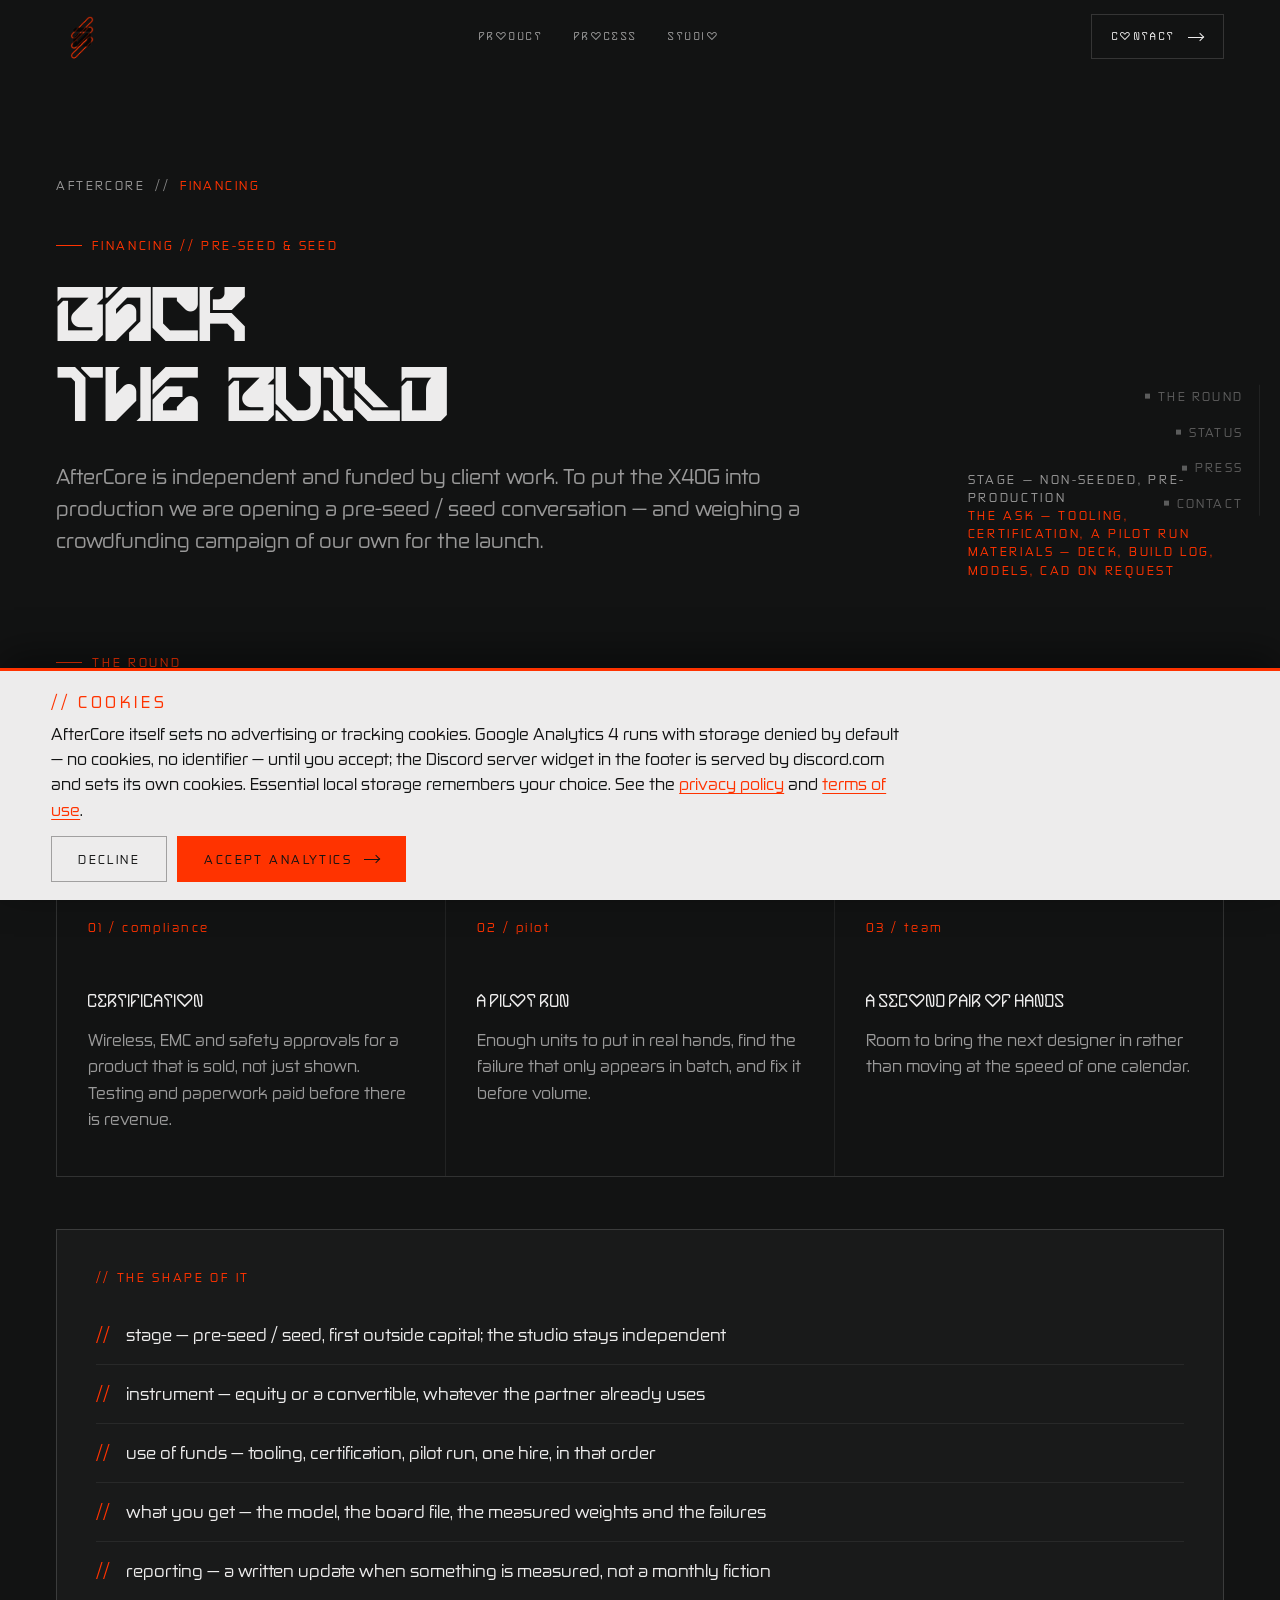
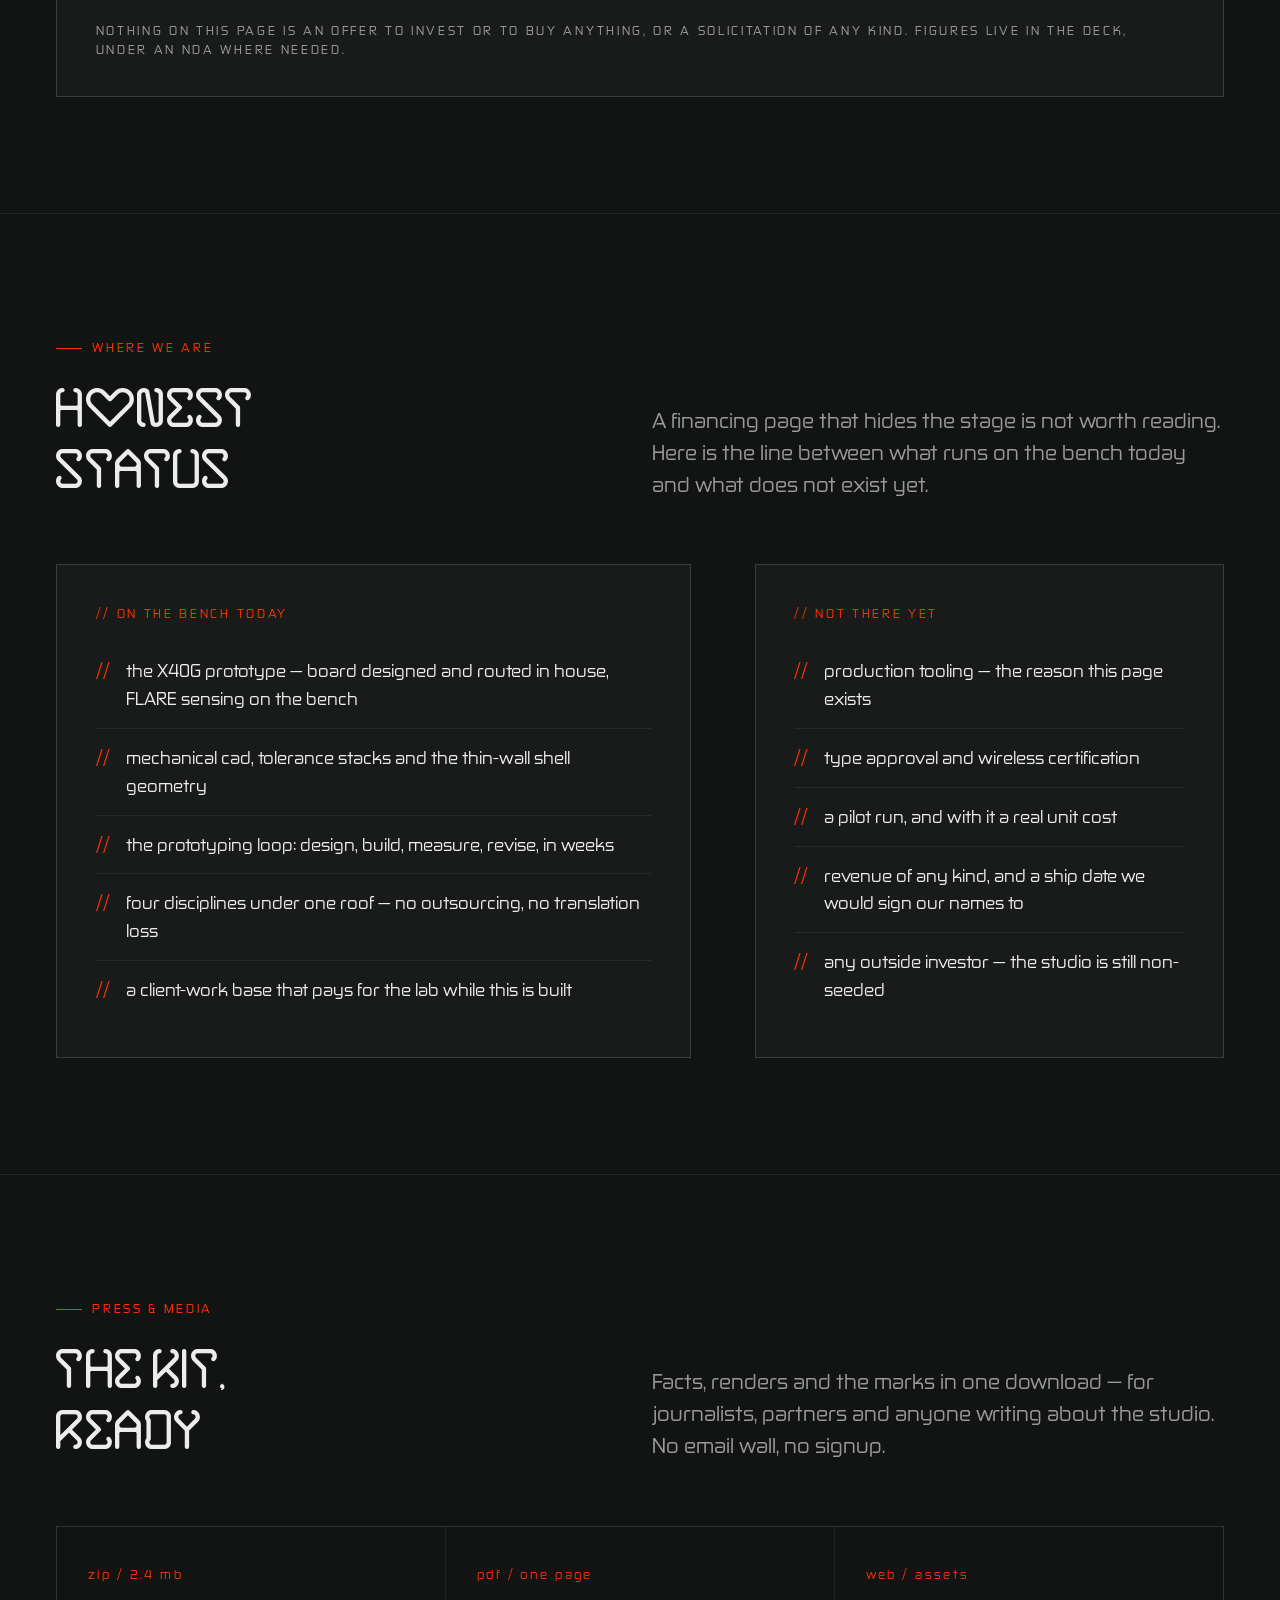
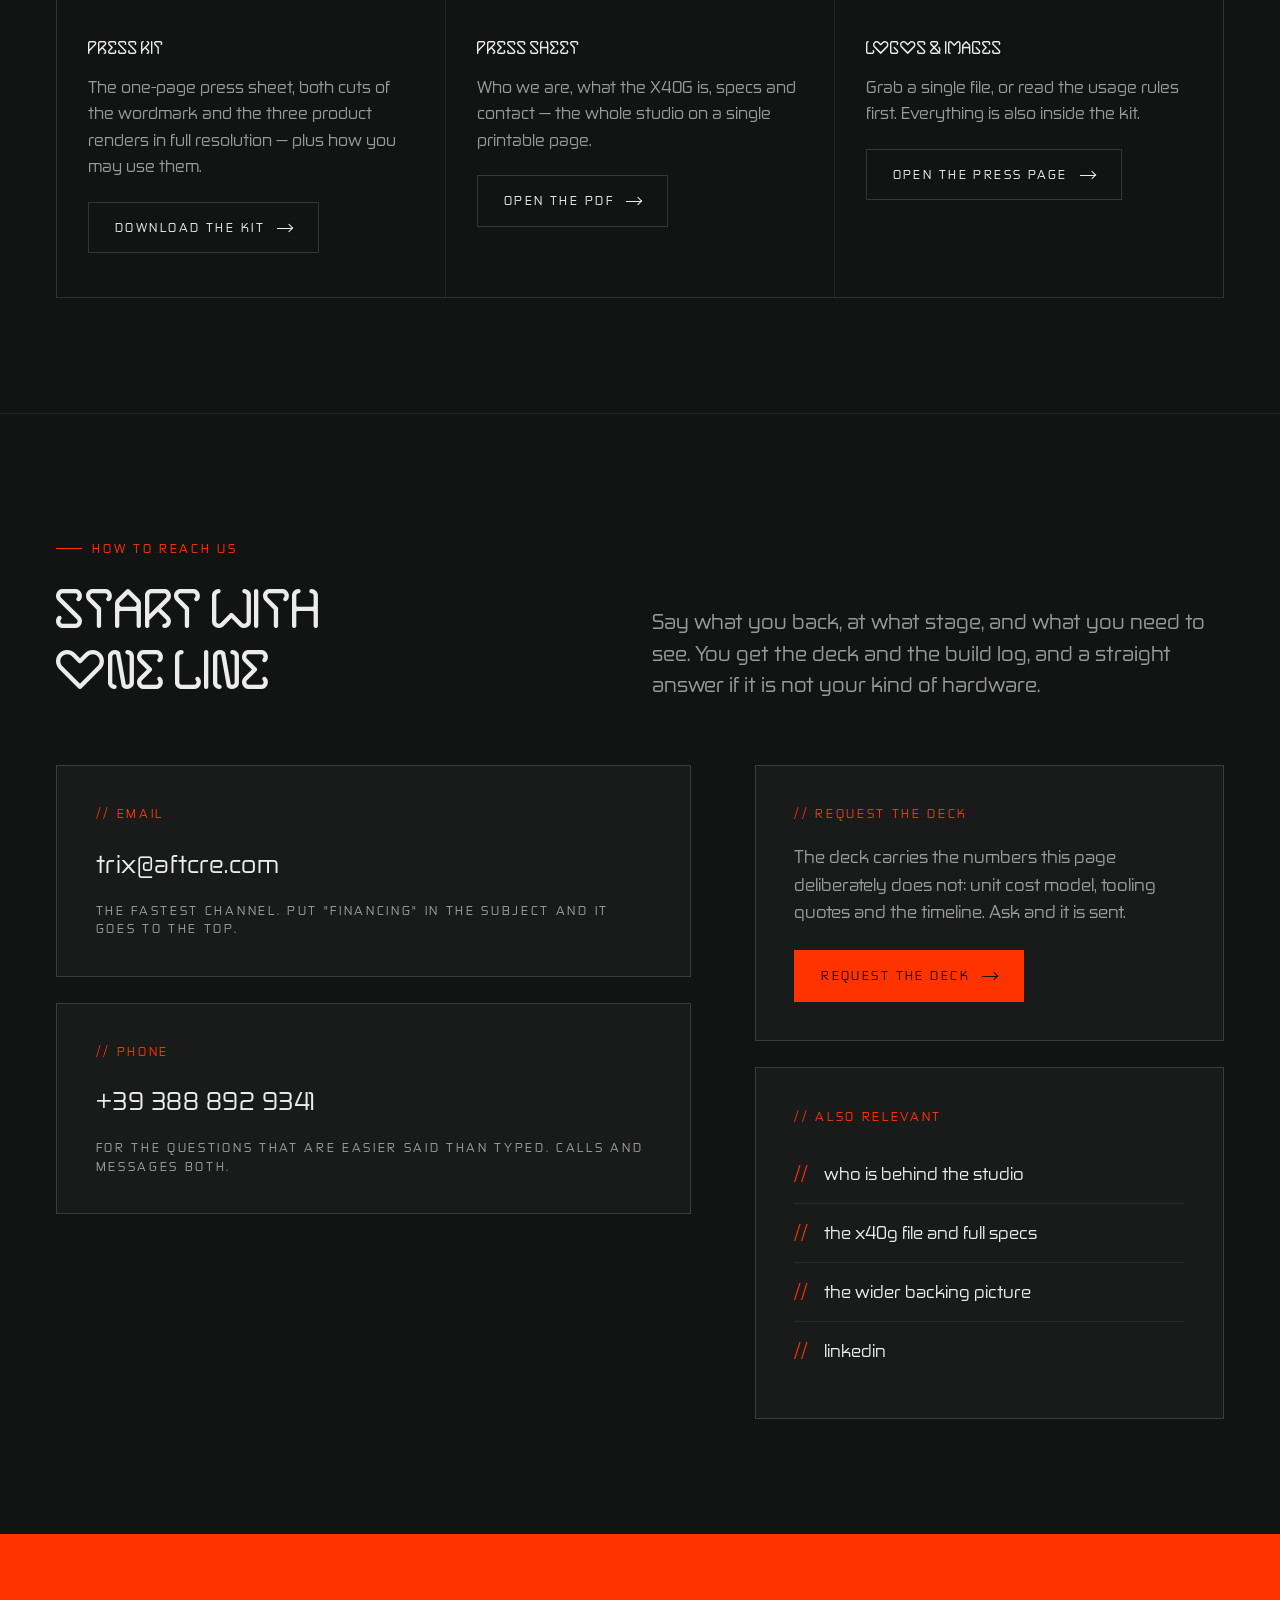
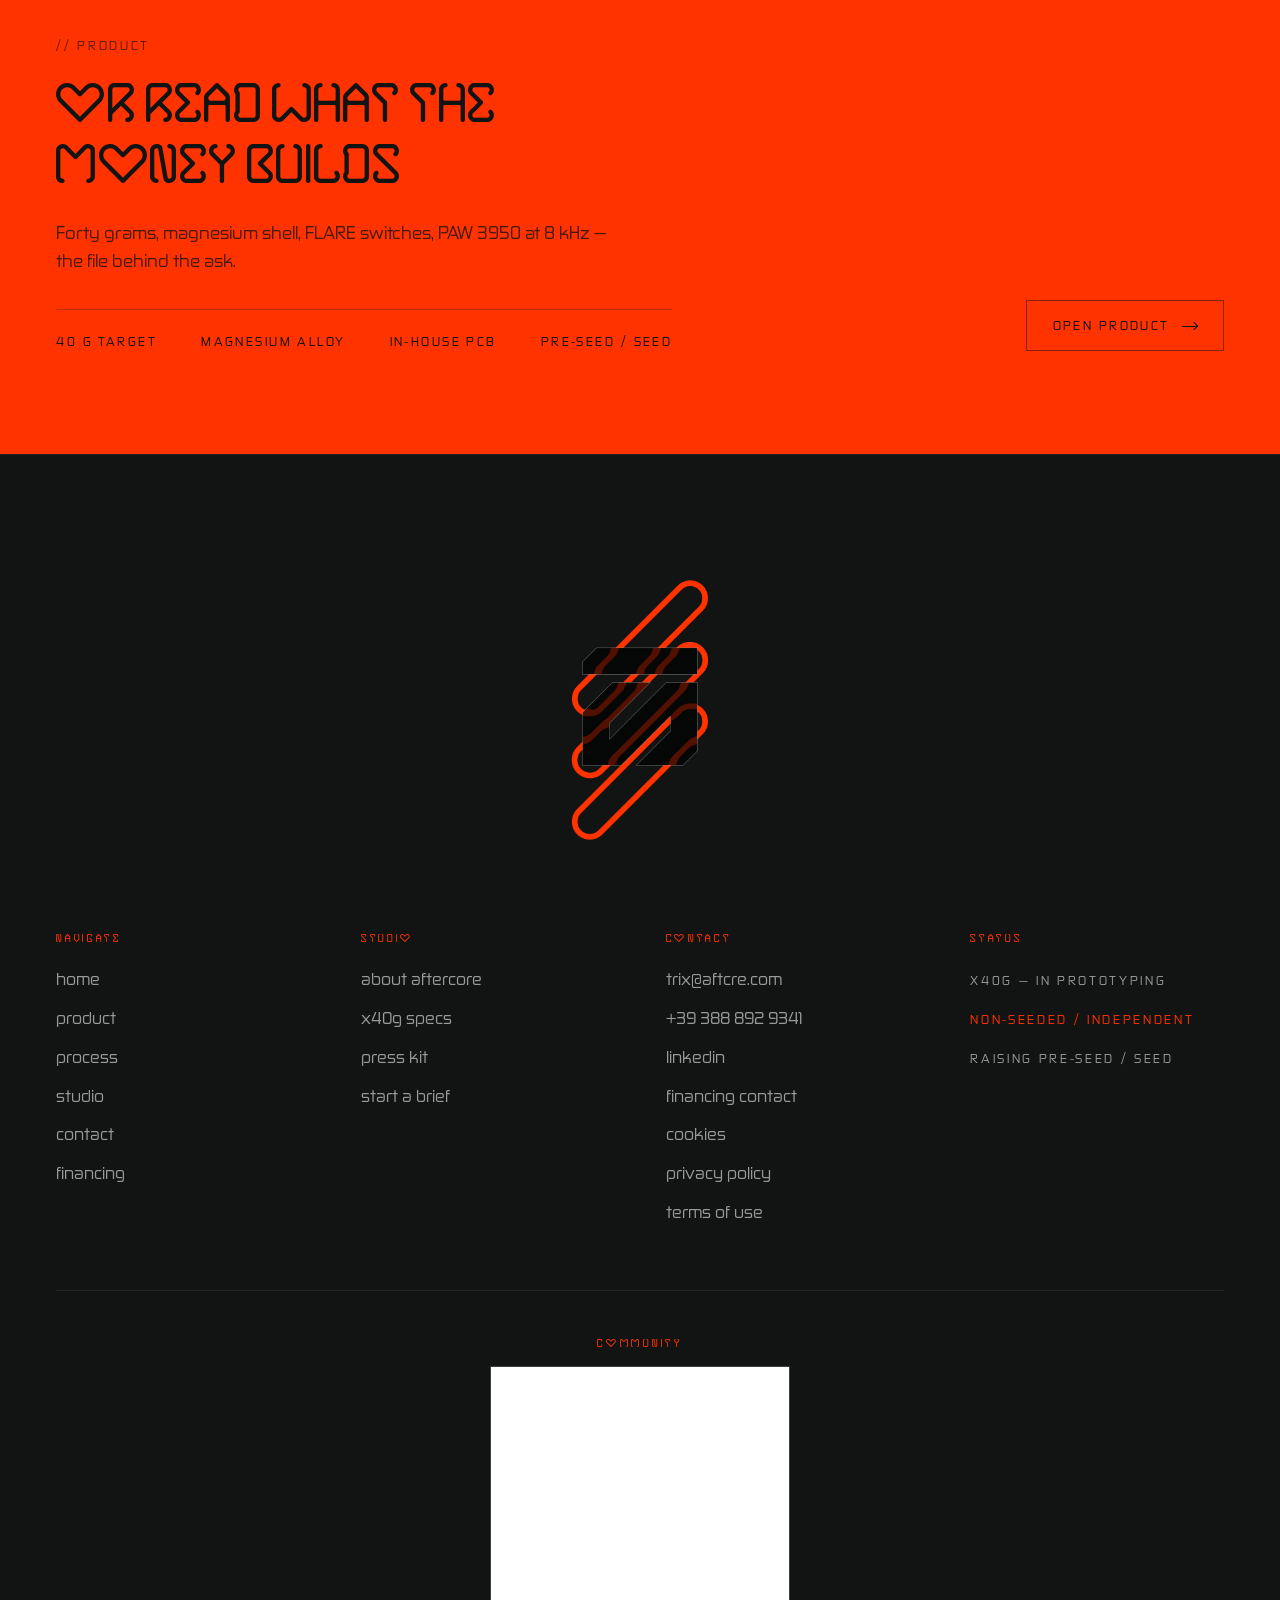
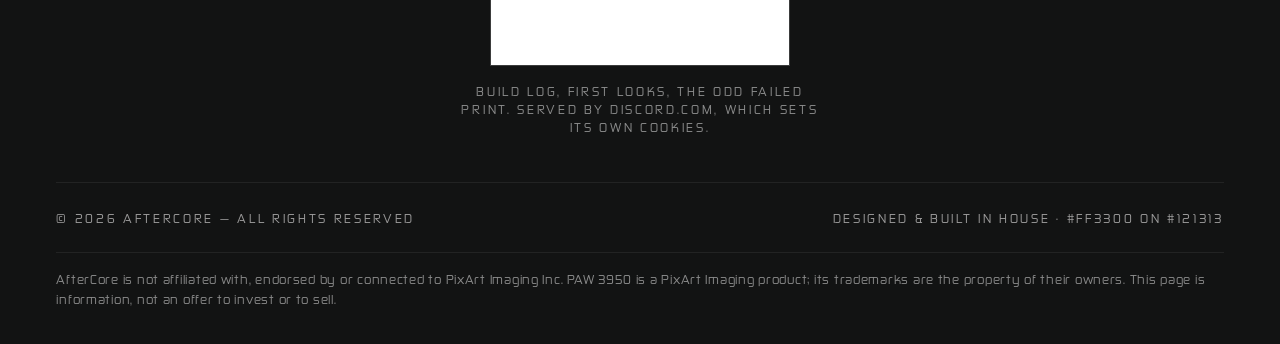
<file: financing.html>
<!DOCTYPE html>
<html lang="en" class="no-js">
<head>
<meta charset="utf-8">
<meta name="viewport" content="width=device-width, initial-scale=1">
<title>Financing — AfterCore</title>
<meta name="description" content="AfterCore is raising pre-seed and seed financing to put the 40 g X40G magnesium mouse into production: tooling, certification, a pilot run. Deck, build log and models on request.">
<meta name="theme-color" content="#121313">
<meta property="og:title" content="Financing — AfterCore">
<meta property="og:description" content="A 40 g magnesium mouse, designed end to end in house. Raising pre-seed and seed to reach production tooling.">
<meta property="og:type" content="website">
<meta property="og:url" content="https://aftcre.com/financing.html">
<link rel="canonical" href="https://aftcre.com/financing.html">
<meta property="og:image" content="https://aftcre.com/photos/og-aftercore.jpg">
<meta property="og:image:width" content="1200">
<meta property="og:image:height" content="630">
<meta property="og:image:alt" content="The AfterCore X40G printed circuit board, designed and routed in house">
<meta name="twitter:card" content="summary_large_image">
<meta name="twitter:image" content="https://aftcre.com/photos/og-aftercore.jpg">
<link rel="icon" href="favicon.ico" sizes="any">
<link rel="icon" href="logos/favicon-64.png" sizes="64x64" type="image/png">
<link rel="apple-touch-icon" href="logos/apple-touch-icon-180.png">
<link rel="preload" href="fonts/Aftcre%20Main.otf" as="font" type="font/otf" crossorigin>
<link rel="preload" href="fonts/Aftcre%20Standard.otf" as="font" type="font/otf" crossorigin>
<link rel="preload" href="fonts/Aftcre%20Secondary.otf" as="font" type="font/otf" crossorigin>
<link rel="stylesheet" href="styles.css">
<script>
/* js-capable marker; if main.js never boots, .rv content is revealed anyway */
document.documentElement.className = "js";
window.addEventListener("load", function () {
  if (!window.__aftercoreReady) document.documentElement.classList.remove("js");
});
</script>
</head>
<body>
<a class="skip" href="#main">skip to content</a>

<header class="hdr">
  <div class="hdr__inner">
    <a class="brand" href="index.html" aria-label="AfterCore — home">
      <img src="logos/AfterCore_logo_mini_for_dark_backgrounds.png" alt="AfterCore" width="843" height="1601">
    </a>
    <nav class="nav" aria-label="primary">
      <a href="products.html">product</a>
      <a href="process.html">process</a>
      <a href="studio.html">studio</a>
    </nav>
    <a class="btn btn--ghost" href="contact.html">contact <span class="arw" aria-hidden="true"></span></a>
    <button class="burger" type="button" aria-expanded="false" aria-controls="drawer" aria-label="menu">
      <span></span><span></span>
    </button>
  </div>
</header>

<div class="drawer" id="drawer">
  <nav aria-label="mobile">
    <a href="index.html"><span>01</span>home</a>
    <a href="products.html"><span>02</span>product</a>
    <a href="process.html"><span>03</span>process</a>
    <a href="studio.html"><span>04</span>studio</a>
    <a href="contact.html"><span>05</span>contact</a>
    <a href="financing.html"><span>06</span>financing</a>
  </nav>
  <div class="drawer__foot micro">
    <span>magnesium alloy peripherals</span>
    <span class="mark">40 g class</span>
  </div>
</div>

<main id="main">

  <!-- ============ PAGE HEAD ============ -->
  <section class="phead">
    <div class="wrap">
      <nav class="crumbs" aria-label="breadcrumb">
        <a href="index.html">aftercore</a>
        <span class="crumbs__sep" aria-hidden="true">//</span>
        <span aria-current="page">financing</span>
      </nav>
      <p class="tag rv">financing // pre-seed &amp; seed</p>
      <h1 class="rv" style="--d:60ms">back<br>the build</h1>
      <div class="phead__row">
        <p class="lede rv" style="--d:120ms">
          AfterCore is independent and funded by client work. To put the X40G into production
          we are opening a pre-seed / seed conversation — and weighing a crowdfunding campaign
          of our own for the launch.
        </p>
        <p class="micro rv" style="--d:160ms; max-width:32ch">
          stage — non-seeded, pre-production<br>
          <span class="mark">the ask — tooling, certification, a pilot run</span><br>
          <span class="mark">materials — deck, build log, models, cad on request</span>
        </p>
      </div>
    </div>
  </section>

  <!-- ============ THE ROUND ============ -->
  <section class="section" id="raise" data-spy="the round" style="border-top:0; padding-top:0">
    <div class="wrap">
      <div class="section-head">
        <div class="rv">
          <p class="tag">the round</p>
          <h2>one round,<br>one part</h2>
        </div>
        <p class="lede rv" style="--d:80ms">
          The engineering is ours and it is most of the way there. What the bench cannot buy is
          the second half of the job: the tooling, the certificates and the first real batch.
        </p>
      </div>

      <div class="cards">
        <article class="card rv">
          <span class="card__num">01 / compliance</span>
          <h3>certification</h3>
          <p>Wireless, EMC and safety approvals for a product that is sold, not just shown.
            Testing and paperwork paid before there is revenue.</p>
        </article>
        <article class="card rv" style="--d:70ms">
          <span class="card__num">02 / pilot</span>
          <h3>a pilot run</h3>
          <p>Enough units to put in real hands, find the failure that only appears in batch, and
            fix it before volume.</p>
        </article>
        <article class="card rv" style="--d:140ms">
          <span class="card__num">03 / team</span>
          <h3>a second pair of hands</h3>
          <p>Room to bring the next designer in rather than moving at the speed of one calendar.</p>
        </article>
      </div>

      <div class="panel rv" style="margin-top:clamp(30px,4vw,54px)">
        <p class="micro micro--acc" style="margin:0 0 20px">// the shape of it</p>
        <ul class="list">
          <li><span>stage — pre-seed / seed, first outside capital; the studio stays independent</span></li>
          <li><span>instrument — equity or a convertible, whatever the partner already uses</span></li>
          <li><span>use of funds — tooling, certification, pilot run, one hire, in that order</span></li>
          <li><span>what you get — the model, the board file, the measured weights and the failures</span></li>
          <li><span>reporting — a written update when something is measured, not a monthly fiction</span></li>
        </ul>
        <p class="micro" style="margin:22px 0 0">Nothing on this page is an offer to invest or to buy anything, or a solicitation of any kind. Figures live in the deck, under an NDA where needed.</p>
      </div>
    </div>
  </section>

  <!-- ============ WHERE WE ARE ============ -->
  <section class="section" id="status" data-spy="status">
    <div class="wrap">
      <div class="section-head">
        <div class="rv">
          <p class="tag">where we are</p>
          <h2>honest<br>status</h2>
        </div>
        <p class="lede rv" style="--d:80ms">
          A financing page that hides the stage is not worth reading. Here is the line between
          what runs on the bench today and what does not exist yet.
        </p>
      </div>

      <div class="contact__grid">
        <div class="panel rv">
          <p class="micro micro--acc" style="margin:0 0 20px">// on the bench today</p>
          <ul class="list">
            <li><span>the X40G prototype — board designed and routed in house, FLARE sensing on the bench</span></li>
            <li><span>mechanical cad, tolerance stacks and the thin-wall shell geometry</span></li>
            <li><span>the prototyping loop: design, build, measure, revise, in weeks</span></li>
            <li><span>four disciplines under one roof — no outsourcing, no translation loss</span></li>
            <li><span>a client-work base that pays for the lab while this is built</span></li>
          </ul>
        </div>
        <div class="panel rv" style="--d:80ms">
          <p class="micro micro--acc" style="margin:0 0 20px">// not there yet</p>
          <ul class="list">
            <li><span>production tooling — the reason this page exists</span></li>
            <li><span>type approval and wireless certification</span></li>
            <li><span>a pilot run, and with it a real unit cost</span></li>
            <li><span>revenue of any kind, and a ship date we would sign our names to</span></li>
            <li><span>any outside investor — the studio is still non-seeded</span></li>
          </ul>
        </div>
      </div>
    </div>
  </section>

  <!-- ============ PRESS ============ -->
  <section class="section" id="press" data-spy="press">
    <div class="wrap">
      <div class="section-head">
        <div class="rv">
          <p class="tag">press &amp; media</p>
          <h2>the kit,<br>ready</h2>
        </div>
        <p class="lede rv" style="--d:80ms">
          Facts, renders and the marks in one download — for journalists, partners and anyone
          writing about the studio. No email wall, no signup.
        </p>
      </div>

      <div class="cards">
        <article class="card rv">
          <span class="card__num">zip / 2.4 mb</span>
          <h3>press kit</h3>
          <p>The one-page press sheet, both cuts of the wordmark and the three product
            renders in full resolution — plus how you may use them.</p>
          <a class="btn btn--ghost" href="press/aftercore-press-kit.zip" download style="margin-top:22px">download the kit <span class="arw" aria-hidden="true"></span></a>
        </article>
        <article class="card rv" style="--d:70ms">
          <span class="card__num">pdf / one page</span>
          <h3>press sheet</h3>
          <p>Who we are, what the X40G is, specs and contact — the whole studio on a single
            printable page.</p>
          <a class="btn btn--ghost" href="press/aftercore-press-sheet.pdf" style="margin-top:22px">open the pdf <span class="arw" aria-hidden="true"></span></a>
        </article>
        <article class="card rv" style="--d:140ms">
          <span class="card__num">web / assets</span>
          <h3>logos &amp; images</h3>
          <p>Grab a single file, or read the usage rules first. Everything is also inside the kit.</p>
          <a class="btn btn--ghost" href="press.html" style="margin-top:22px">open the press page <span class="arw" aria-hidden="true"></span></a>
        </article>
      </div>
    </div>
  </section>

  <!-- ============ CONTACT ============ -->
  <section class="section" id="contact" data-spy="contact">
    <div class="wrap">
      <div class="section-head">
        <div class="rv">
          <p class="tag">how to reach us</p>
          <h2>start with<br>one line</h2>
        </div>
        <p class="lede rv" style="--d:80ms">
          Say what you back, at what stage, and what you need to see. You get the deck and the
          build log, and a straight answer if it is not your kind of hardware.
        </p>
      </div>

      <div class="contact__grid">
        <div class="rv" style="display:grid; gap:26px">
          <div class="panel">
            <p class="micro micro--acc" style="margin-bottom:20px">// email</p>
            <a class="contact-link" href="mailto:trix@aftcre.com?subject=AfterCore%20financing">trix@aftcre.com</a>
            <p class="micro" style="margin-top:18px">the fastest channel. Put "financing" in the subject and it goes to the top.</p>
          </div>
          <div class="panel">
            <p class="micro micro--acc" style="margin-bottom:20px">// phone</p>
            <a class="contact-link" href="tel:+393888929341">+39 388 892 9341</a>
            <p class="micro" style="margin-top:18px">for the questions that are easier said than typed. Calls and messages both.</p>
          </div>
        </div>

        <aside class="rv" style="--d:80ms; display:grid; gap:26px">
          <div class="panel">
            <p class="micro micro--acc" style="margin-bottom:20px">// request the deck</p>
            <p style="color:var(--dim); margin:0 0 24px">The deck carries the numbers this page deliberately does not: unit cost model, tooling quotes and the timeline. Ask and it is sent.</p>
            <a class="btn btn--primary" href="mailto:trix@aftcre.com?subject=AfterCore%20deck%20request">request the deck <span class="arw" aria-hidden="true"></span></a>
          </div>
          <div class="panel">
            <p class="micro micro--acc" style="margin-bottom:20px">// also relevant</p>
            <ul class="list">
              <li><a href="studio.html">who is behind the studio</a></li>
              <li><a href="products.html">the x40g file and full specs</a></li>
              <li><a href="contact.html#backing">the wider backing picture</a></li>
              <li><a href="https://www.linkedin.com/in/tristano-rigoli-aftcre" target="_blank" rel="me noopener">linkedin</a></li>
            </ul>
          </div>
        </aside>
      </div>
    </div>
  </section>

  <!-- ============ CTA ============ -->
  <section class="cta">
    <div class="wrap cta__inner">
      <div>
        <p class="micro" style="color:rgba(18,19,19,.7); margin:0 0 18px">// product</p>
        <h2>or read what the money builds</h2>
        <p>Forty grams, magnesium shell, FLARE switches, PAW 3950 at 8 kHz — the file behind the ask.</p>
        <div class="cta__meta">
          <span>40 g target</span>
          <span>magnesium alloy</span>
          <span>in-house pcb</span>
          <span>pre-seed / seed</span>
        </div>
      </div>
      <a class="btn" href="products.html">open product <span class="arw" aria-hidden="true"></span></a>
    </div>
  </section>

</main>

<footer class="ftr">
  <div class="wrap">
    <div class="ftr__logo">
      <img src="logos/AfterCore_logo_mini_for_dark_backgrounds.png" alt="AfterCore" width="843" height="1601" loading="lazy">
    </div>
    <div class="ftr__cols">
      <div>
        <h4>navigate</h4>
        <ul>
          <li><a href="index.html">home</a></li>
          <li><a href="products.html">product</a></li>
          <li><a href="process.html">process</a></li>
          <li><a href="studio.html">studio</a></li>
          <li><a href="contact.html">contact</a></li>
          <li><a href="financing.html">financing</a></li>
        </ul>
      </div>
      <div>
        <h4>studio</h4>
        <ul>
          <li><a href="studio.html">about aftercore</a></li>
          <li><a href="products.html#specs">x40g specs</a></li>
          <li><a href="press.html">press kit</a></li>
          <li><a href="contact.html#brief">start a brief</a></li>
        </ul>
      </div>
      <div>
        <h4>contact</h4>
        <ul>
          <li><a href="mailto:trix@aftcre.com">trix@aftcre.com</a></li>
          <li><a href="tel:+393888929341">+39 388 892 9341</a></li>
          <li><a href="https://www.linkedin.com/in/tristano-rigoli-aftcre" target="_blank" rel="me noopener">linkedin</a></li>
          <li><a href="financing.html#contact">financing contact</a></li>
          <li><a href="#" data-cookie-again>cookies</a></li>
          <li><a href="privacy.html">privacy policy</a></li>
          <li><a href="terms.html">terms of use</a></li>
        </ul>
      </div>
      <div>
        <h4>status</h4>
        <ul>
          <li><span class="micro">x40g — in prototyping</span></li>
          <li><span class="micro mark">non-seeded / independent</span></li>
          <li><span class="micro">raising pre-seed / seed</span></li>
        </ul>
      </div>
    </div>
    <div class="ftr__discord">
      <h4>community</h4>
      <iframe class="discord__frame" width="300" height="300" loading="lazy" referrerpolicy="no-referrer" allowtransparency="true" frameborder="0" sandbox="allow-popups allow-popups-to-escape-sandbox allow-same-origin allow-scripts" src="https://discord.com/widget?id=1450395484907638948&amp;theme=dark" title="AfterCore on Discord"></iframe>
      <p class="micro discord__note">build log, first looks, the odd failed print. served by discord.com, which sets its own cookies.</p>
    </div>
    <div class="ftr__bot micro">
      <span>© <span data-year>2026</span> aftercore — all rights reserved</span>
      <span>designed &amp; built in house · #FF3300 on #121313</span>
    </div>
    <div class="ftr__legal micro">
      AfterCore is not affiliated with, endorsed by or connected to PixArt Imaging Inc.
      PAW 3950 is a PixArt Imaging product; its trademarks are the property of their owners.
      This page is information, not an offer to invest or to sell.
    </div>
  </div>
</footer>

<div class="cookiebar" role="dialog" aria-label="cookie preferences" aria-describedby="cookiebar-text" hidden>
  <div class="cookiebar__txt">
    <p class="micro micro--acc" style="margin:0 0 6px">// cookies</p>
    <p id="cookiebar-text">AfterCore itself sets no advertising or tracking cookies. Google Analytics 4 runs
      with storage denied by default — no cookies, no identifier — until you accept; the Discord server widget in the footer is served by discord.com and sets its own cookies. Essential local
      storage remembers your choice. See the <a href="privacy.html">privacy policy</a> and
      <a href="terms.html">terms of use</a>.</p>
  </div>
  <div class="cookiebar__actions">
    <button class="btn btn--ghost" type="button" data-cookie-decline>decline</button>
    <button class="btn btn--primary" type="button" data-cookie-ok>accept analytics <span class="arw" aria-hidden="true"></span></button>
  </div>
</div>

<!-- Google tag (gtag.js) + Consent Mode v2 — analytics stays storage-denied until the visitor accepts; advertising stays denied either way -->
<script>
window.AFTERCORE_GA_ID = "G-R75Y8NCJ14";
window.dataLayer = window.dataLayer || [];
function gtag(){ window.dataLayer.push(arguments); }
(function () {
  var granted = false;
  try {
    granted = localStorage.getItem("aftercore_consent_v1") === "granted" ||
              localStorage.getItem("aftercore_cookies_v1") === "1";
  } catch (e) { /* storage blocked, e.g. private mode */ }
  gtag("consent", "default", {
    ad_storage: "denied",
    ad_user_data: "denied",
    ad_personalization: "denied",
    analytics_storage: granted ? "granted" : "denied",
    wait_for_update: 500
  });
  if (!window.AFTERCORE_GA_ID) return;
  gtag("js", new Date());
  gtag("config", window.AFTERCORE_GA_ID);
  var s = document.createElement("script");
  s.async = true;
  s.src = "https://www.googletagmanager.com/gtag/js?id=" + encodeURIComponent(window.AFTERCORE_GA_ID);
  document.head.appendChild(s);
})();
</script>
<script src="main.js" defer></script>
</body>
</html>
</file>
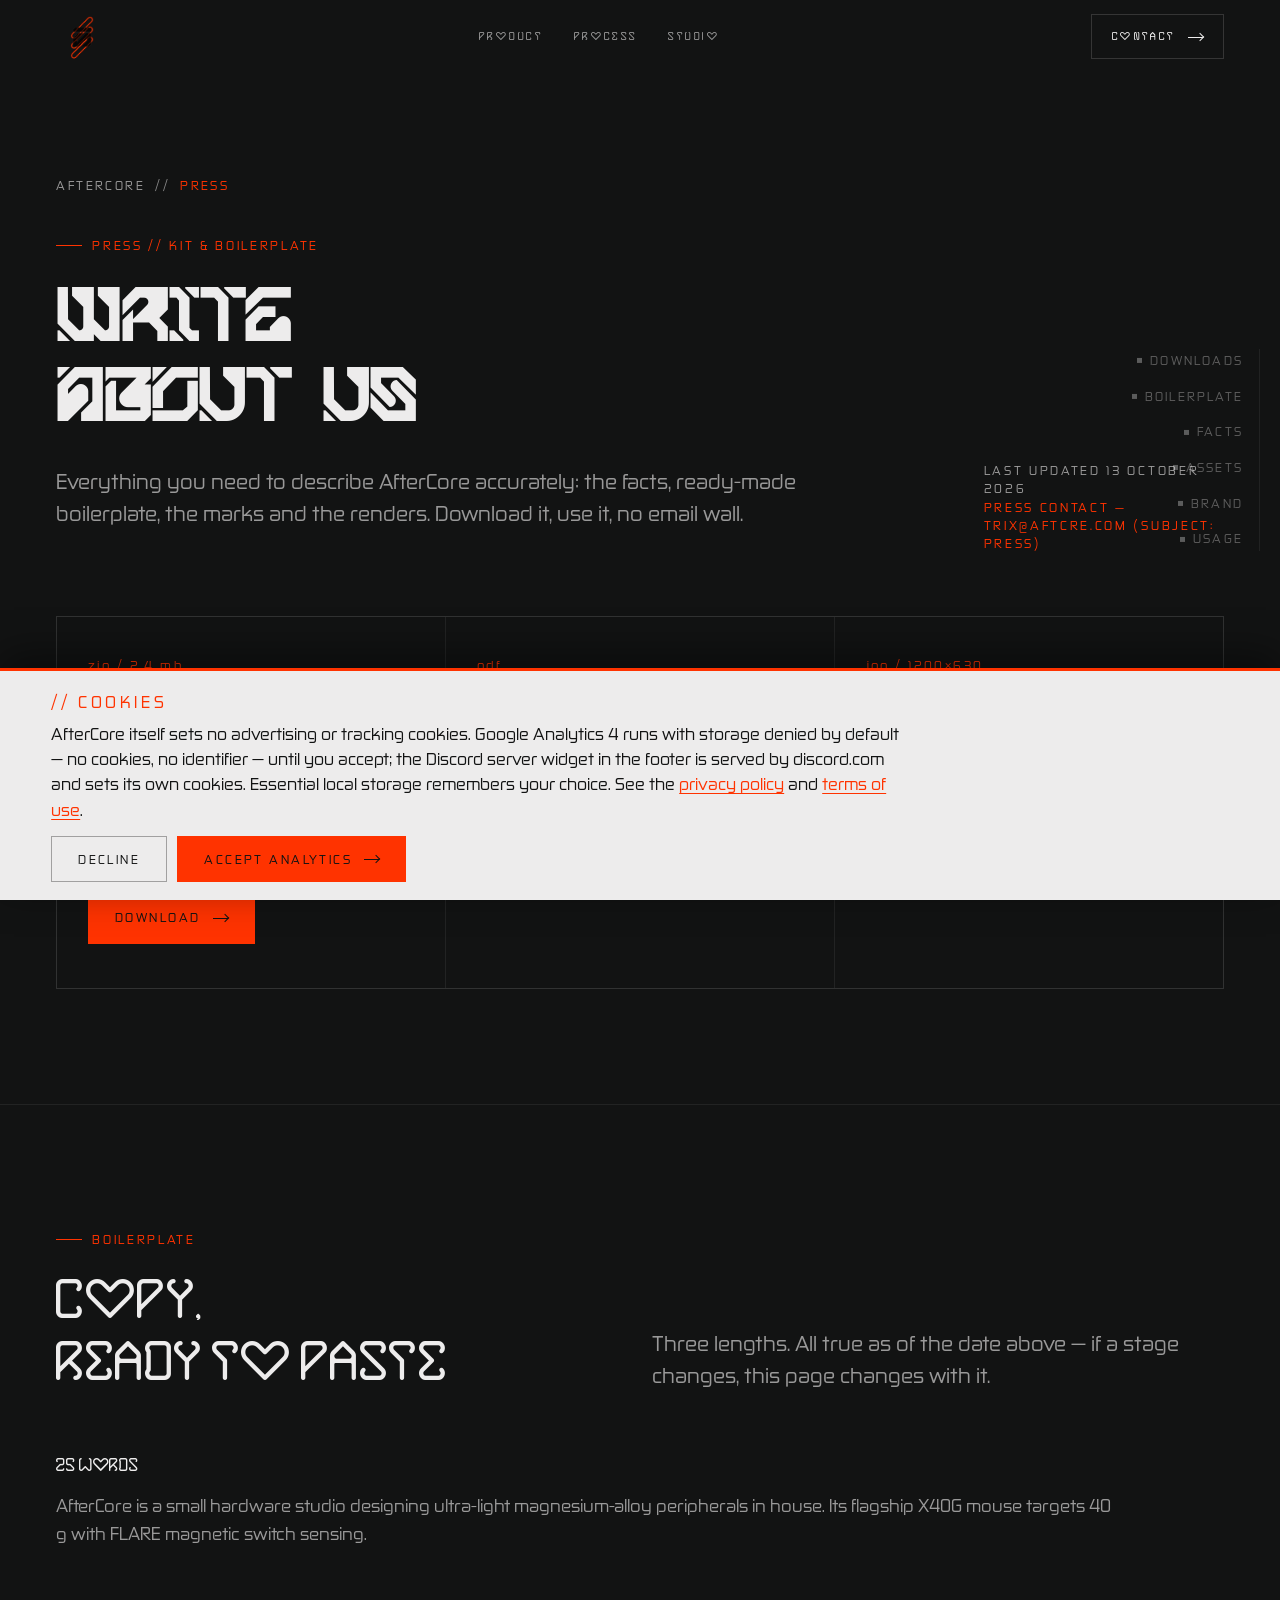
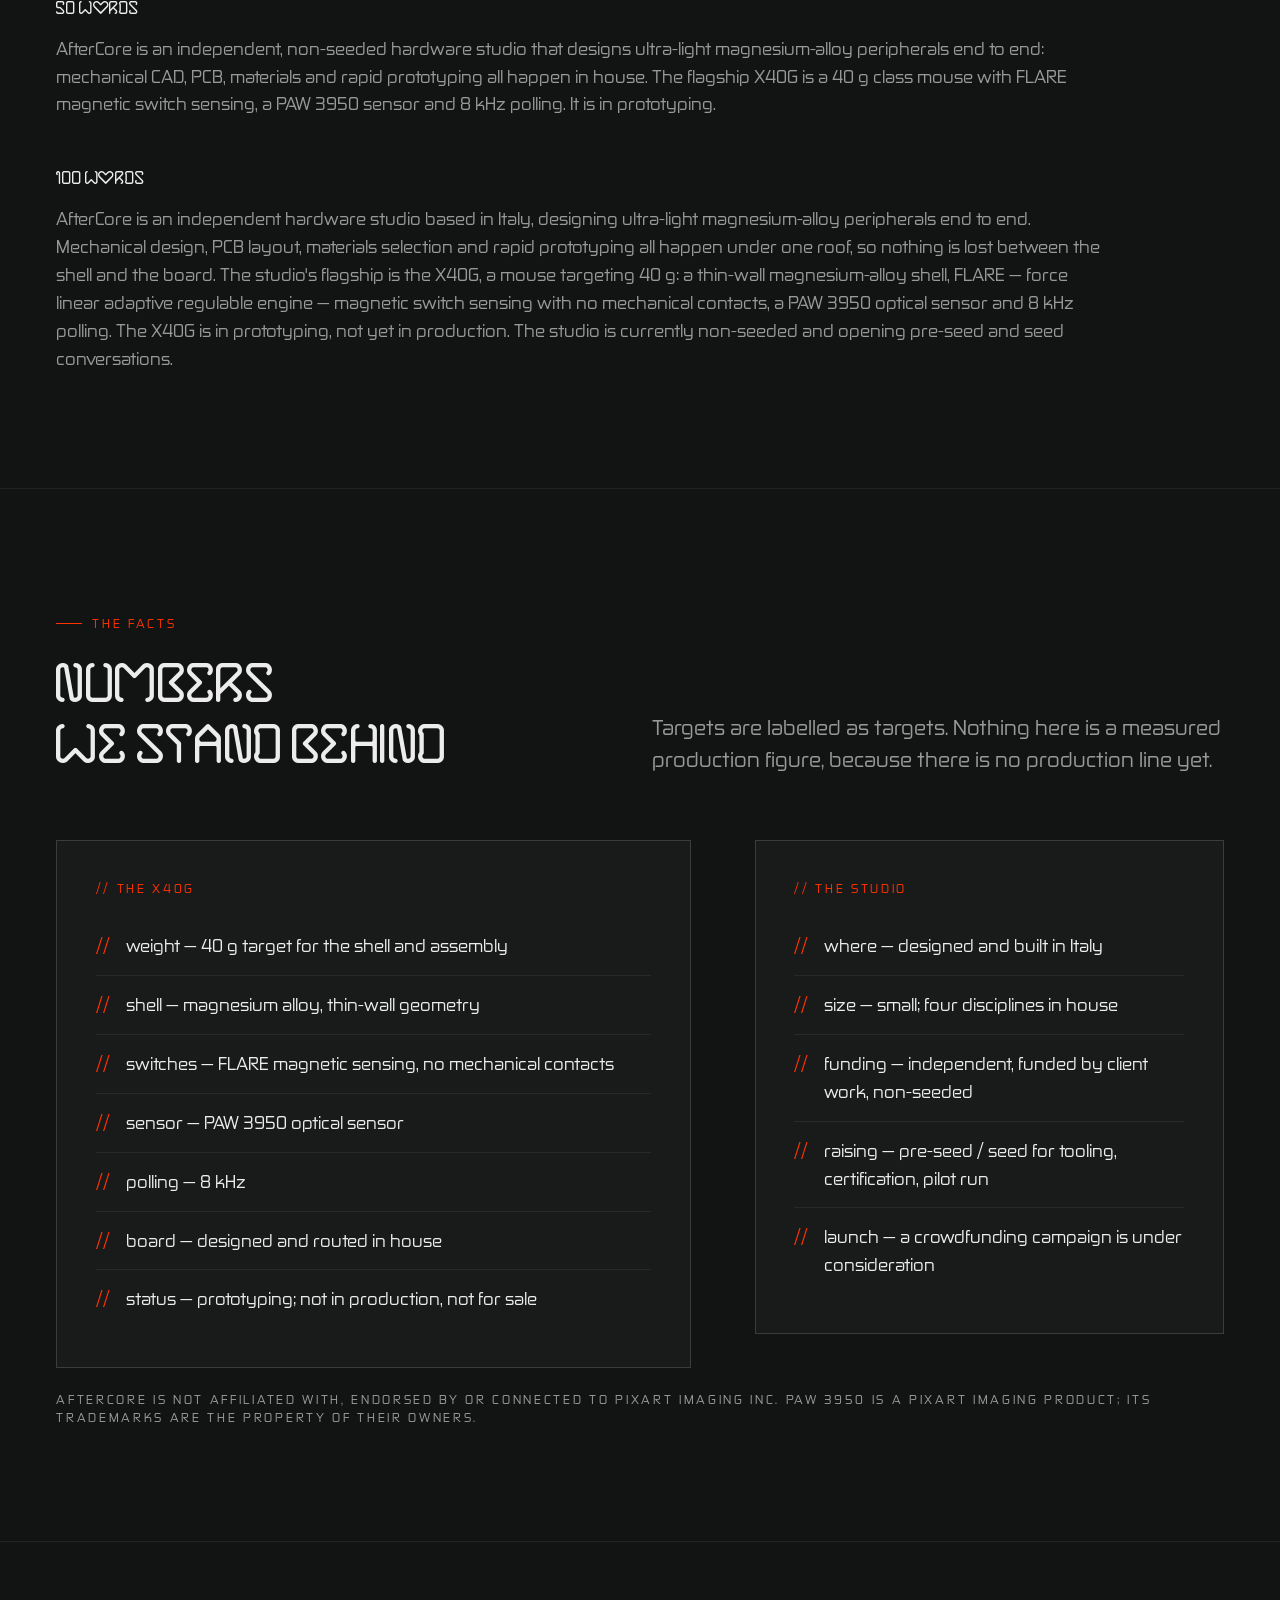
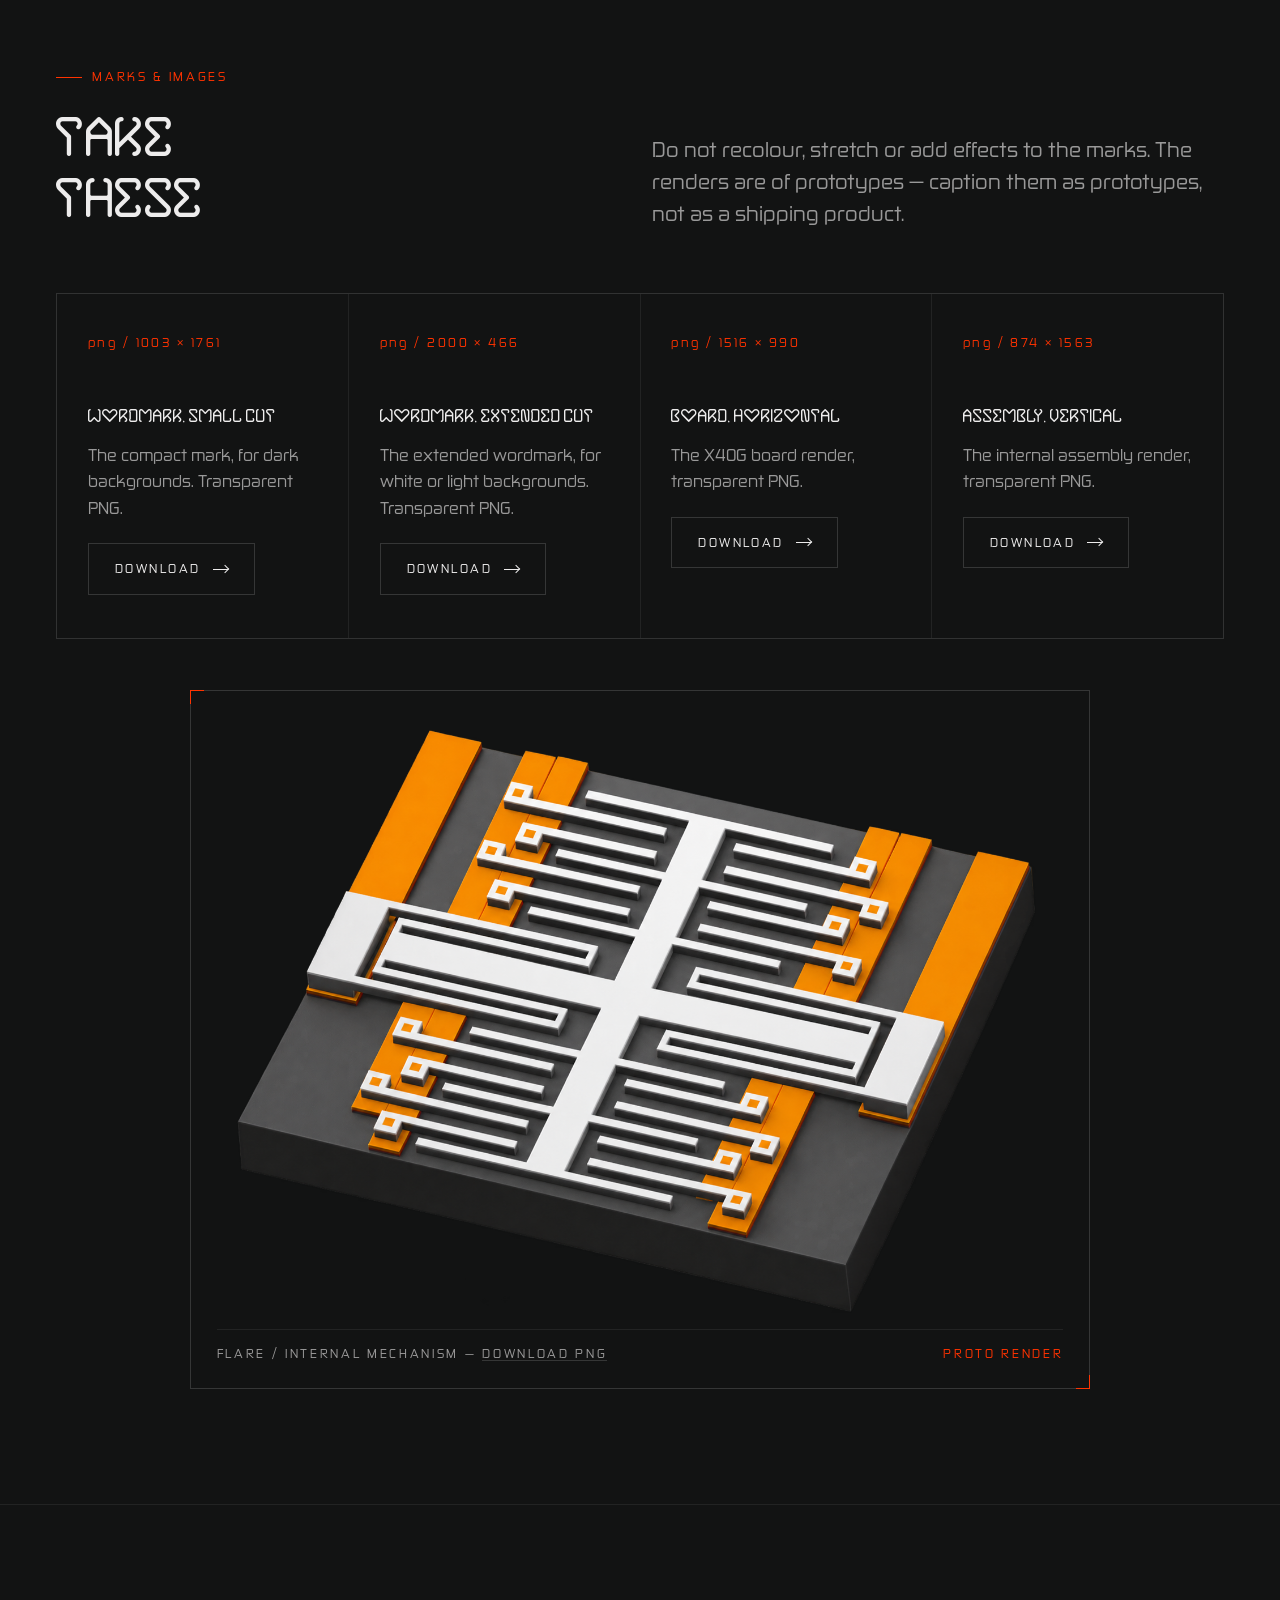
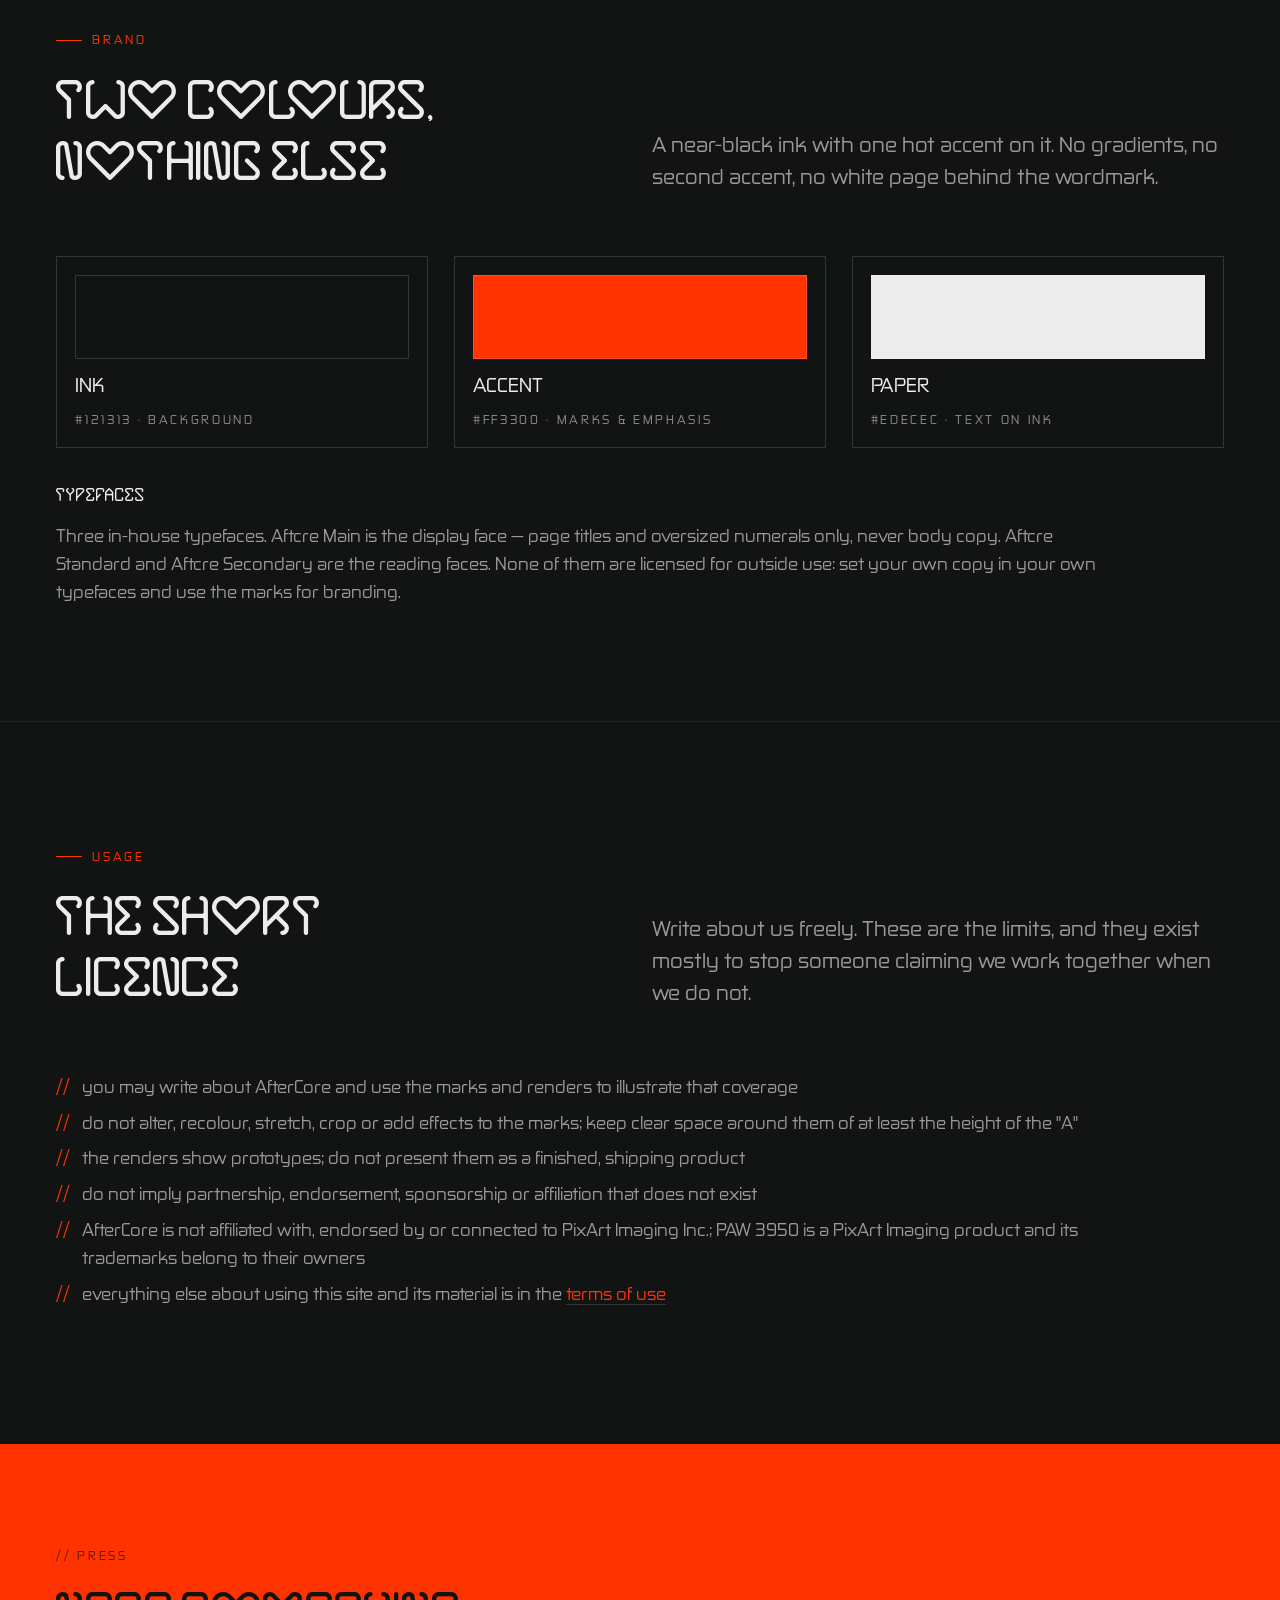
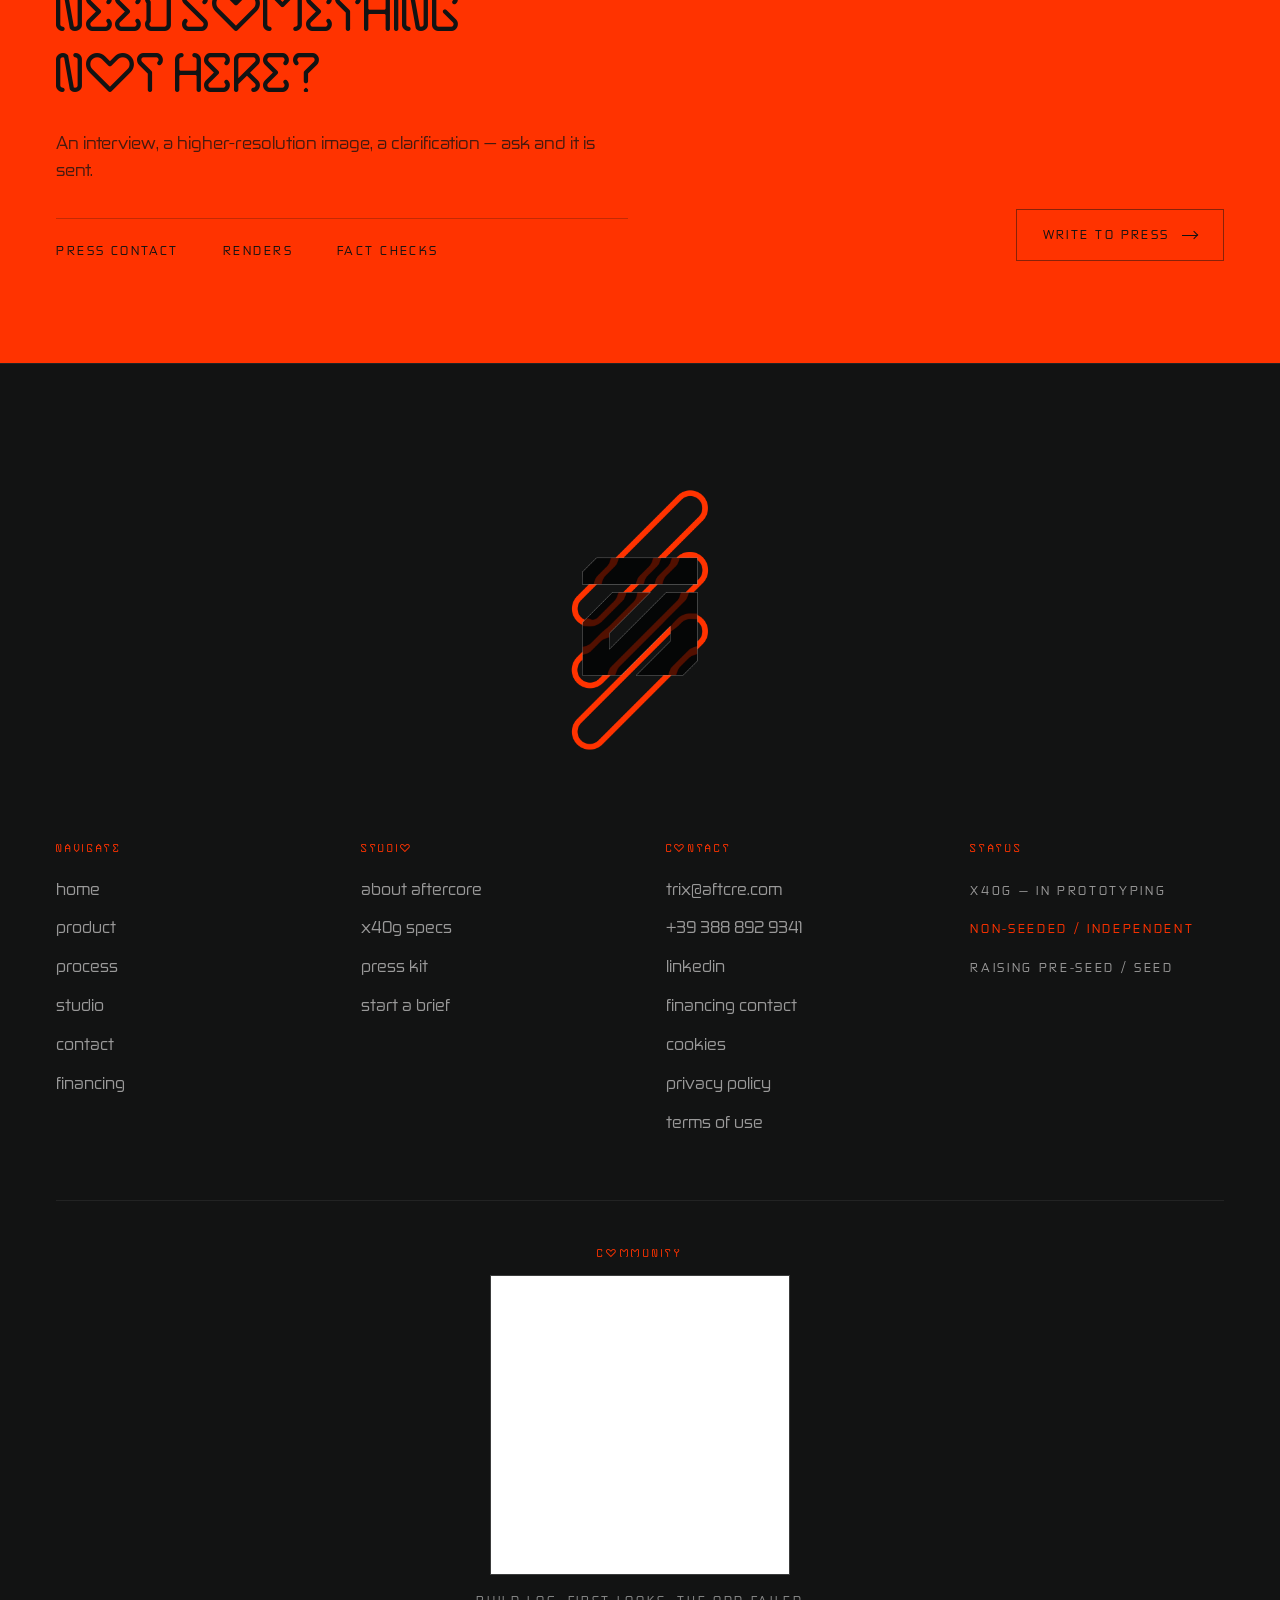
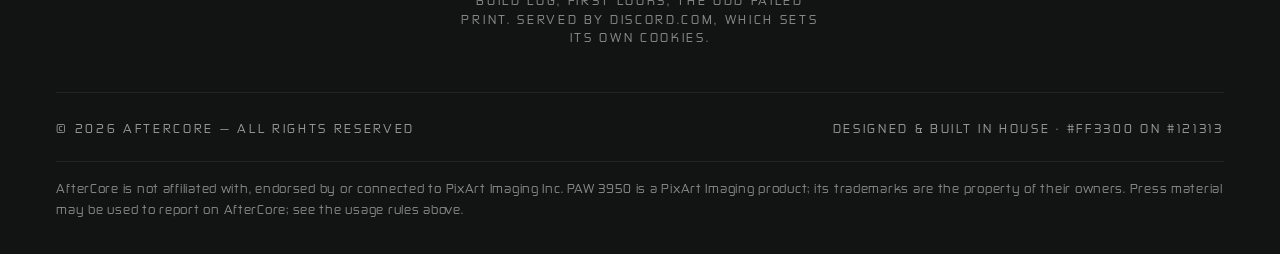
<file: press.html>
<!DOCTYPE html>
<html lang="en" class="no-js">
<head>
<meta charset="utf-8">
<meta name="viewport" content="width=device-width, initial-scale=1">
<title>Press Kit — AfterCore</title>
<meta name="description" content="AfterCore press kit: a one-page press sheet, the wordmark in two cuts, product renders and contact. Facts, boilerplate and downloads for journalists and partners — no email wall.">
<meta name="theme-color" content="#121313">
<meta property="og:title" content="Press Kit — AfterCore">
<meta property="og:description" content="A one-page press sheet, the wordmark in two cuts and high-resolution renders for the 40 g AfterCore X40G. Free to download, no signup.">
<meta property="og:type" content="website">
<meta property="og:url" content="https://aftcre.com/press.html">
<link rel="canonical" href="https://aftcre.com/press.html">
<meta property="og:image" content="https://aftcre.com/photos/og-aftercore.jpg">
<meta property="og:image:width" content="1200">
<meta property="og:image:height" content="630">
<meta property="og:image:alt" content="The AfterCore X40G printed circuit board, designed and routed in house">
<meta name="twitter:card" content="summary_large_image">
<meta name="twitter:image" content="https://aftcre.com/photos/og-aftercore.jpg">
<link rel="icon" href="favicon.ico" sizes="any">
<link rel="icon" href="logos/favicon-64.png" sizes="64x64" type="image/png">
<link rel="apple-touch-icon" href="logos/apple-touch-icon-180.png">
<link rel="preload" href="fonts/Aftcre%20Main.otf" as="font" type="font/otf" crossorigin>
<link rel="preload" href="fonts/Aftcre%20Standard.otf" as="font" type="font/otf" crossorigin>
<link rel="preload" href="fonts/Aftcre%20Secondary.otf" as="font" type="font/otf" crossorigin>
<link rel="stylesheet" href="styles.css">
<script>
/* js-capable marker; if main.js never boots, .rv content is revealed anyway */
document.documentElement.className = "js";
window.addEventListener("load", function () {
  if (!window.__aftercoreReady) document.documentElement.classList.remove("js");
});
</script>
</head>
<body>
<a class="skip" href="#main">skip to content</a>

<header class="hdr">
  <div class="hdr__inner">
    <a class="brand" href="index.html" aria-label="AfterCore — home">
      <img src="logos/AfterCore_logo_mini_for_dark_backgrounds.png" alt="AfterCore" width="843" height="1601">
    </a>
    <nav class="nav" aria-label="primary">
      <a href="products.html">product</a>
      <a href="process.html">process</a>
      <a href="studio.html">studio</a>
    </nav>
    <a class="btn btn--ghost" href="contact.html">contact <span class="arw" aria-hidden="true"></span></a>
    <button class="burger" type="button" aria-expanded="false" aria-controls="drawer" aria-label="menu">
      <span></span><span></span>
    </button>
  </div>
</header>

<div class="drawer" id="drawer">
  <nav aria-label="mobile">
    <a href="index.html"><span>01</span>home</a>
    <a href="products.html"><span>02</span>product</a>
    <a href="process.html"><span>03</span>process</a>
    <a href="studio.html"><span>04</span>studio</a>
    <a href="contact.html"><span>05</span>contact</a>
    <a href="financing.html"><span>06</span>financing</a>
  </nav>
  <div class="drawer__foot micro">
    <span>magnesium alloy peripherals</span>
    <span class="mark">40 g class</span>
  </div>
</div>

<main id="main">

  <!-- ============ PAGE HEAD ============ -->
  <section class="phead">
    <div class="wrap">
      <nav class="crumbs" aria-label="breadcrumb">
        <a href="index.html">aftercore</a>
        <span class="crumbs__sep" aria-hidden="true">//</span>
        <span aria-current="page">press</span>
      </nav>
      <p class="tag rv">press // kit &amp; boilerplate</p>
      <h1 class="rv" style="--d:60ms">write<br>about us</h1>
      <div class="phead__row">
        <p class="lede rv" style="--d:120ms">
          Everything you need to describe AfterCore accurately: the facts, ready-made
          boilerplate, the marks and the renders. Download it, use it, no email wall.
        </p>
        <p class="micro rv" style="--d:160ms; max-width:30ch">
          last updated <span data-dim>13 october 2026</span><br>
          <span class="mark">press contact — trix@aftcre.com (subject: press)</span>
        </p>
      </div>
    </div>
  </section>

  <!-- ============ DOWNLOADS ============ -->
  <section class="section" id="downloads" data-spy="downloads" style="border-top:0; padding-top:0">
    <div class="wrap">
      <div class="cards">
        <article class="card rv">
          <span class="card__num">zip / 2.4 mb</span>
          <h3>full press kit</h3>
          <p>The one-page press sheet, both cuts of the wordmark and the three renders at
            full resolution, plus the usage rules. One download.</p>
          <a class="btn btn--primary" href="press/aftercore-press-kit.zip" download style="margin-top:22px">download <span class="arw" aria-hidden="true"></span></a>
        </article>
        <article class="card rv" style="--d:70ms">
          <span class="card__num">pdf</span>
          <h3>press sheet</h3>
          <p>The studio on one printable page — who, what, specs and contact.</p>
          <a class="btn btn--ghost" href="press/aftercore-press-sheet.pdf" target="_blank" rel="noopener" style="margin-top:22px">open the pdf <span class="arw" aria-hidden="true"></span></a>
        </article>
        <article class="card rv" style="--d:140ms">
          <span class="card__num">jpg / 1200×630</span>
          <h3>social card</h3>
          <p>The board render sized for link previews, if you need one.</p>
          <a class="btn btn--ghost" href="photos/og-aftercore.jpg" download style="margin-top:22px">download <span class="arw" aria-hidden="true"></span></a>
        </article>
      </div>
    </div>
  </section>

  <!-- ============ BOILERPLATE ============ -->
  <section class="section" id="boilerplate" data-spy="boilerplate">
    <div class="wrap">
      <div class="section-head">
        <div class="rv">
          <p class="tag">boilerplate</p>
          <h2>copy,<br>ready to paste</h2>
        </div>
        <p class="lede rv" style="--d:80ms">
          Three lengths. All true as of the date above — if a stage changes, this page changes
          with it.
        </p>
      </div>

      <div class="prose rv" style="max-width:96ch">
        <h2>25 words</h2>
        <p>AfterCore is a small hardware studio designing ultra-light magnesium-alloy peripherals in house. Its flagship X40G mouse targets 40 g with FLARE magnetic switch sensing.</p>
        <h2>50 words</h2>
        <p>AfterCore is an independent, non-seeded hardware studio that designs ultra-light
          magnesium-alloy peripherals end to end: mechanical CAD, PCB, materials and rapid
          prototyping all happen in house. The flagship X40G is a 40 g class mouse with FLARE
          magnetic switch sensing, a PAW 3950 sensor and 8 kHz polling. It is in prototyping.</p>
        <h2>100 words</h2>
        <p>AfterCore is an independent hardware studio based in Italy, designing ultra-light
          magnesium-alloy peripherals end to end. Mechanical design, PCB layout, materials
          selection and rapid prototyping all happen under one roof, so nothing is lost between
          the shell and the board. The studio's flagship is the X40G, a mouse targeting 40 g:
          a thin-wall magnesium-alloy shell, FLARE — force linear adaptive regulable engine —
          magnetic switch sensing with no mechanical contacts, a PAW 3950 optical sensor and
          8 kHz polling. The X40G is in prototyping, not yet in production. The studio is
          currently non-seeded and opening pre-seed and seed conversations.</p>
      </div>
    </div>
  </section>

  <!-- ============ FACTS ============ -->
  <section class="section" id="facts" data-spy="facts">
    <div class="wrap">
      <div class="section-head">
        <div class="rv">
          <p class="tag">the facts</p>
          <h2>numbers<br>we stand behind</h2>
        </div>
        <p class="lede rv" style="--d:80ms">
          Targets are labelled as targets. Nothing here is a measured production figure, because
          there is no production line yet.
        </p>
      </div>

      <div class="contact__grid">
        <div class="panel rv">
          <p class="micro micro--acc" style="margin:0 0 20px">// the x40g</p>
          <ul class="list">
            <li><span>weight — 40 g target for the shell and assembly</span></li>
            <li><span>shell — magnesium alloy, thin-wall geometry</span></li>
            <li><span>switches — FLARE magnetic sensing, no mechanical contacts</span></li>
            <li><span>sensor — PAW 3950 optical sensor</span></li>
            <li><span>polling — 8 kHz</span></li>
            <li><span>board — designed and routed in house</span></li>
            <li><span>status — prototyping; not in production, not for sale</span></li>
          </ul>
        </div>
        <div class="panel rv" style="--d:80ms">
          <p class="micro micro--acc" style="margin:0 0 20px">// the studio</p>
          <ul class="list">
            <li><span>where — designed and built in Italy</span></li>
            <li><span>size — small; four disciplines in house</span></li>
            <li><span>funding — independent, funded by client work, non-seeded</span></li>
            <li><span>raising — pre-seed / seed for tooling, certification, pilot run</span></li>
            <li><span>launch — a crowdfunding campaign is under consideration</span></li>
          </ul>
        </div>
      </div>
      <p class="micro rv" style="margin-top:22px">AfterCore is not affiliated with, endorsed by or connected to PixArt Imaging Inc. PAW 3950 is a PixArt Imaging product; its trademarks are the property of their owners.</p>
    </div>
  </section>

  <!-- ============ MARKS & IMAGES ============ -->
  <section class="section" id="assets" data-spy="assets">
    <div class="wrap">
      <div class="section-head">
        <div class="rv">
          <p class="tag">marks &amp; images</p>
          <h2>take<br>these</h2>
        </div>
        <p class="lede rv" style="--d:80ms">
          Do not recolour, stretch or add effects to the marks. The renders are of prototypes —
          caption them as prototypes, not as a shipping product.
        </p>
      </div>

      <div class="cards">
        <article class="card rv">
          <span class="card__num">png / 1003 × 1761</span>
          <h3>wordmark, small cut</h3>
          <p>The compact mark, for dark backgrounds. Transparent PNG.</p>
          <a class="btn btn--ghost" href="press/aftercore-logo-small-dark-bg.png" download style="margin-top:22px">download <span class="arw" aria-hidden="true"></span></a>
        </article>
        <article class="card rv" style="--d:70ms">
          <span class="card__num">png / 2000 × 466</span>
          <h3>wordmark, extended cut</h3>
          <p>The extended wordmark, for white or light backgrounds. Transparent PNG.</p>
          <a class="btn btn--ghost" href="press/aftercore-logo-extended-white-bg.png" download style="margin-top:22px">download <span class="arw" aria-hidden="true"></span></a>
        </article>
        <article class="card rv" style="--d:140ms">
          <span class="card__num">png / 1516 × 990</span>
          <h3>board, horizontal</h3>
          <p>The X40G board render, transparent PNG.</p>
          <a class="btn btn--ghost" href="press/aftercore-x40g-pcb-horizontal.png" download style="margin-top:22px">download <span class="arw" aria-hidden="true"></span></a>
        </article>
        <article class="card rv" style="--d:210ms">
          <span class="card__num">png / 874 × 1563</span>
          <h3>assembly, vertical</h3>
          <p>The internal assembly render, transparent PNG.</p>
          <a class="btn btn--ghost" href="press/aftercore-x40g-pcb-vertical.png" download style="margin-top:22px">download <span class="arw" aria-hidden="true"></span></a>
        </article>
      </div>

      <figure class="frame rv" style="margin:clamp(30px,4vw,54px) auto 0; max-width:min(100%, 900px)">
        <img src="press/aftercore-x40g-flare-mechanism.png" alt="The AfterCore FLARE magnetic switch mechanism" width="1494" height="1052" loading="lazy">
        <figcaption class="frame__cap micro">
          <span>FLARE / internal mechanism — <a href="press/aftercore-x40g-flare-mechanism.png" download>download png</a></span>
          <span class="mark">proto render</span>
        </figcaption>
      </figure>
    </div>
  </section>

  <!-- ============ BRAND ============ -->
  <section class="section" id="brand" data-spy="brand">
    <div class="wrap">
      <div class="section-head">
        <div class="rv">
          <p class="tag">brand</p>
          <h2>two colours,<br>nothing else</h2>
        </div>
        <p class="lede rv" style="--d:80ms">
          A near-black ink with one hot accent on it. No gradients, no second accent, no white
          page behind the wordmark.
        </p>
      </div>

      <div class="swatches rv">
        <div class="swatch" style="--c:#121313">
          <span class="swatch__chip"></span>
          <b>ink</b>
          <span class="micro">#121313 · background</span>
        </div>
        <div class="swatch" style="--c:#FF3300">
          <span class="swatch__chip"></span>
          <b>accent</b>
          <span class="micro">#FF3300 · marks &amp; emphasis</span>
        </div>
        <div class="swatch" style="--c:#EDECEC">
          <span class="swatch__chip"></span>
          <b>paper</b>
          <span class="micro">#EDECEC · text on ink</span>
        </div>
      </div>

      <div class="prose rv" style="max-width:96ch; margin-top:clamp(26px,3vw,44px)">
        <h2>typefaces</h2>
        <p>Three in-house typefaces. <strong>Aftcre Main</strong> is the display face — page titles
          and oversized numerals only, never body copy. <strong>Aftcre Standard</strong> and
          <strong>Aftcre Secondary</strong> are the reading faces. None of them are licensed for
          outside use: set your own copy in your own typefaces and use the marks for branding.</p>
      </div>
    </div>
  </section>

  <!-- ============ USAGE ============ -->
  <section class="section" id="usage" data-spy="usage">
    <div class="wrap">
      <div class="section-head">
        <div class="rv">
          <p class="tag">usage</p>
          <h2>the short<br>licence</h2>
        </div>
        <p class="lede rv" style="--d:80ms">
          Write about us freely. These are the limits, and they exist mostly to stop someone
          claiming we work together when we do not.
        </p>
      </div>

      <div class="prose rv" style="max-width:96ch">
        <ul>
          <li>you may write about AfterCore and use the marks and renders to illustrate that
            coverage</li>
          <li>do not alter, recolour, stretch, crop or add effects to the marks; keep clear space
            around them of at least the height of the "A"</li>
          <li>the renders show prototypes; do not present them as a finished, shipping product</li>
          <li>do not imply partnership, endorsement, sponsorship or affiliation that does not
            exist</li>
          <li>AfterCore is not affiliated with, endorsed by or connected to PixArt Imaging Inc.;
            PAW 3950 is a PixArt Imaging product and its trademarks belong to their owners</li>
          <li>everything else about using this site and its material is in the
            <a href="terms.html">terms of use</a></li>
        </ul>
      </div>
    </div>
  </section>

  <!-- ============ CTA ============ -->
  <section class="cta">
    <div class="wrap cta__inner">
      <div>
        <p class="micro" style="color:rgba(18,19,19,.7); margin:0 0 18px">// press</p>
        <h2>need something not here?</h2>
        <p>An interview, a higher-resolution image, a clarification — ask and it is sent.</p>
        <div class="cta__meta">
          <span>press contact</span>
          <span>renders</span>
          <span>fact checks</span>
        </div>
      </div>
      <a class="btn" href="mailto:trix@aftcre.com?subject=AfterCore%20press">write to press <span class="arw" aria-hidden="true"></span></a>
    </div>
  </section>

</main>

<footer class="ftr">
  <div class="wrap">
    <div class="ftr__logo">
      <img src="logos/AfterCore_logo_mini_for_dark_backgrounds.png" alt="AfterCore" width="843" height="1601" loading="lazy">
    </div>
    <div class="ftr__cols">
      <div>
        <h4>navigate</h4>
        <ul>
          <li><a href="index.html">home</a></li>
          <li><a href="products.html">product</a></li>
          <li><a href="process.html">process</a></li>
          <li><a href="studio.html">studio</a></li>
          <li><a href="contact.html">contact</a></li>
          <li><a href="financing.html">financing</a></li>
        </ul>
      </div>
      <div>
        <h4>studio</h4>
        <ul>
          <li><a href="studio.html">about aftercore</a></li>
          <li><a href="products.html#specs">x40g specs</a></li>
          <li><a href="press.html">press kit</a></li>
          <li><a href="contact.html#brief">start a brief</a></li>
        </ul>
      </div>
      <div>
        <h4>contact</h4>
        <ul>
          <li><a href="mailto:trix@aftcre.com">trix@aftcre.com</a></li>
          <li><a href="tel:+393888929341">+39 388 892 9341</a></li>
          <li><a href="https://www.linkedin.com/in/tristano-rigoli-aftcre" target="_blank" rel="me noopener">linkedin</a></li>
          <li><a href="financing.html#contact">financing contact</a></li>
          <li><a href="#" data-cookie-again>cookies</a></li>
          <li><a href="privacy.html">privacy policy</a></li>
          <li><a href="terms.html">terms of use</a></li>
        </ul>
      </div>
      <div>
        <h4>status</h4>
        <ul>
          <li><span class="micro">x40g — in prototyping</span></li>
          <li><span class="micro mark">non-seeded / independent</span></li>
          <li><span class="micro">raising pre-seed / seed</span></li>
        </ul>
      </div>
    </div>
    <div class="ftr__discord">
      <h4>community</h4>
      <iframe class="discord__frame" width="300" height="300" loading="lazy" referrerpolicy="no-referrer" allowtransparency="true" frameborder="0" sandbox="allow-popups allow-popups-to-escape-sandbox allow-same-origin allow-scripts" src="https://discord.com/widget?id=1450395484907638948&amp;theme=dark" title="AfterCore on Discord"></iframe>
      <p class="micro discord__note">build log, first looks, the odd failed print. served by discord.com, which sets its own cookies.</p>
    </div>
    <div class="ftr__bot micro">
      <span>© <span data-year>2026</span> aftercore — all rights reserved</span>
      <span>designed &amp; built in house · #FF3300 on #121313</span>
    </div>
    <div class="ftr__legal micro">
      AfterCore is not affiliated with, endorsed by or connected to PixArt Imaging Inc.
      PAW 3950 is a PixArt Imaging product; its trademarks are the property of their owners.
      Press material may be used to report on AfterCore; see the usage rules above.
    </div>
  </div>
</footer>

<div class="cookiebar" role="dialog" aria-label="cookie preferences" aria-describedby="cookiebar-text" hidden>
  <div class="cookiebar__txt">
    <p class="micro micro--acc" style="margin:0 0 6px">// cookies</p>
    <p id="cookiebar-text">AfterCore itself sets no advertising or tracking cookies. Google Analytics 4 runs
      with storage denied by default — no cookies, no identifier — until you accept; the Discord server widget in the footer is served by discord.com and sets its own cookies. Essential local
      storage remembers your choice. See the <a href="privacy.html">privacy policy</a> and
      <a href="terms.html">terms of use</a>.</p>
  </div>
  <div class="cookiebar__actions">
    <button class="btn btn--ghost" type="button" data-cookie-decline>decline</button>
    <button class="btn btn--primary" type="button" data-cookie-ok>accept analytics <span class="arw" aria-hidden="true"></span></button>
  </div>
</div>

<!-- Google tag (gtag.js) + Consent Mode v2 — analytics stays storage-denied until the visitor accepts; advertising stays denied either way -->
<script>
window.AFTERCORE_GA_ID = "G-R75Y8NCJ14";
window.dataLayer = window.dataLayer || [];
function gtag(){ window.dataLayer.push(arguments); }
(function () {
  var granted = false;
  try {
    granted = localStorage.getItem("aftercore_consent_v1") === "granted" ||
              localStorage.getItem("aftercore_cookies_v1") === "1";
  } catch (e) { /* storage blocked, e.g. private mode */ }
  gtag("consent", "default", {
    ad_storage: "denied",
    ad_user_data: "denied",
    ad_personalization: "denied",
    analytics_storage: granted ? "granted" : "denied",
    wait_for_update: 500
  });
  if (!window.AFTERCORE_GA_ID) return;
  gtag("js", new Date());
  gtag("config", window.AFTERCORE_GA_ID);
  var s = document.createElement("script");
  s.async = true;
  s.src = "https://www.googletagmanager.com/gtag/js?id=" + encodeURIComponent(window.AFTERCORE_GA_ID);
  document.head.appendChild(s);
})();
</script>
<script src="main.js" defer></script>
</body>
</html>
</file>
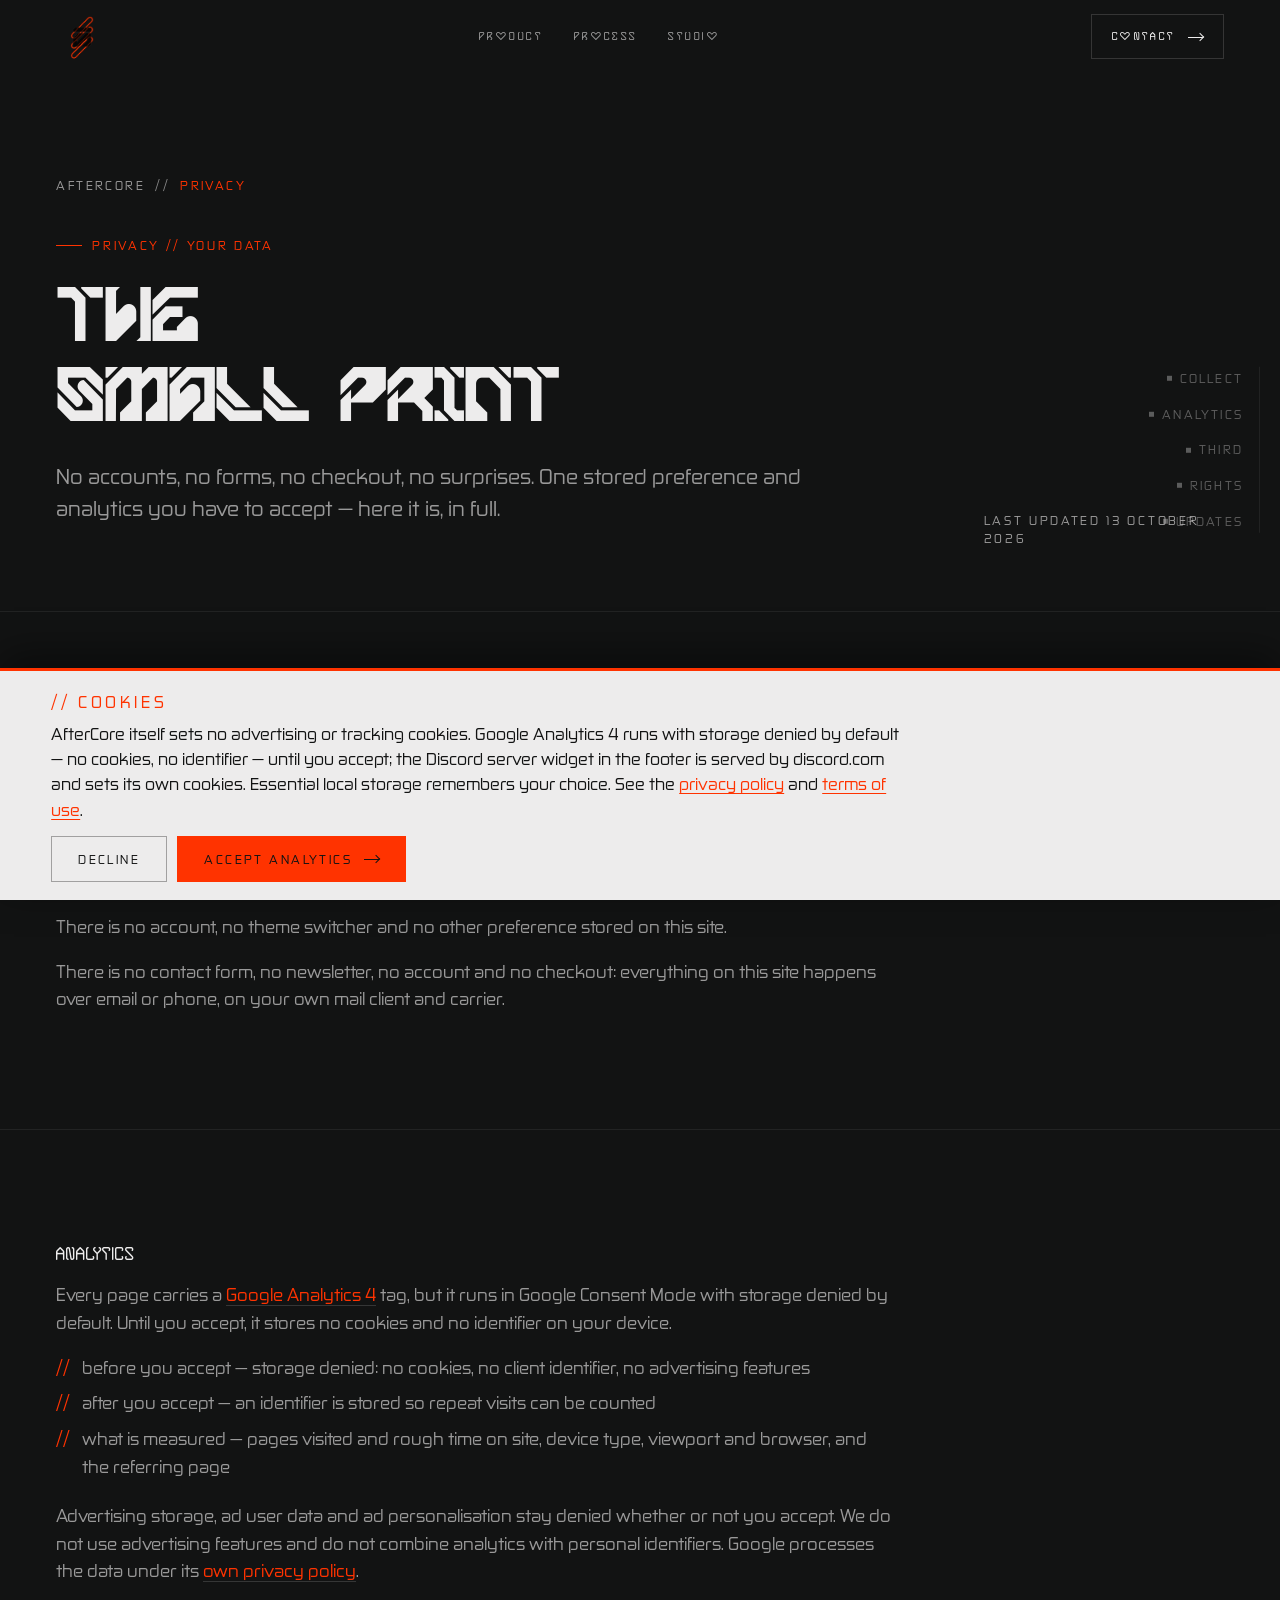
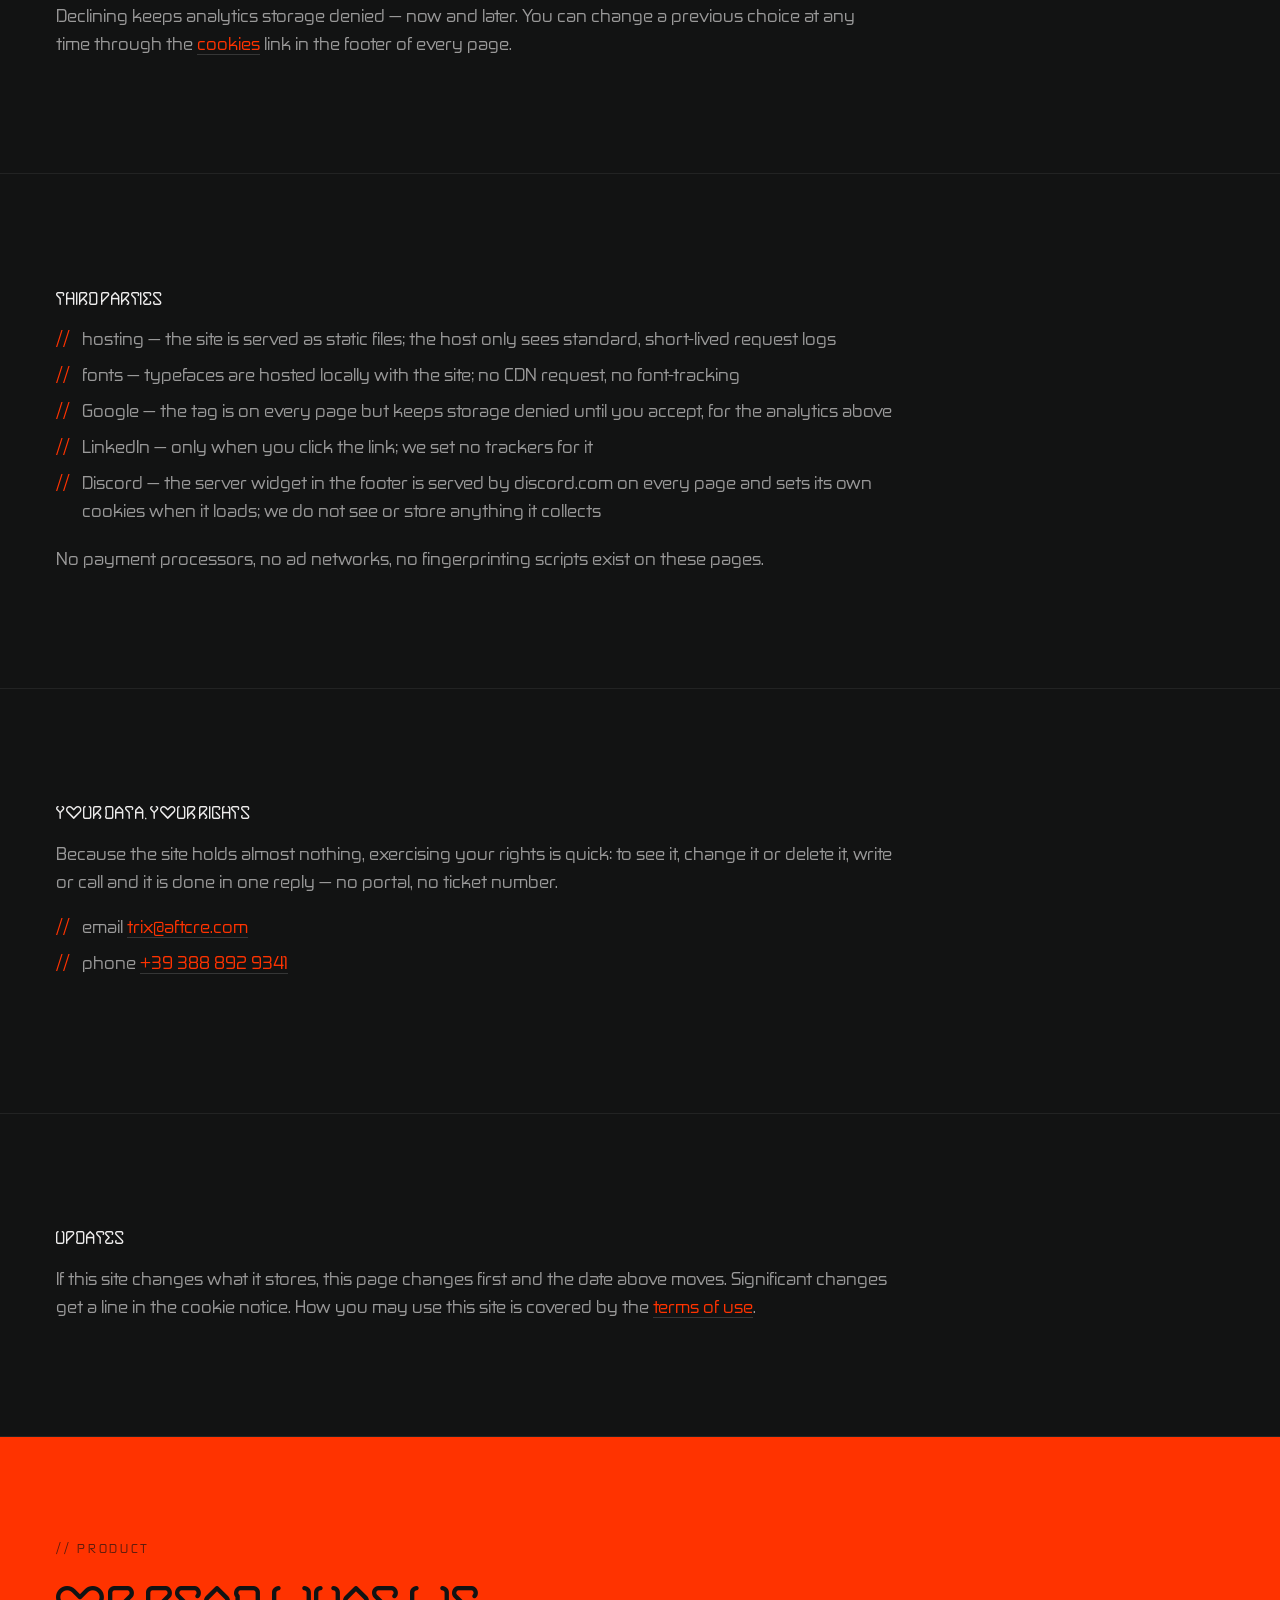
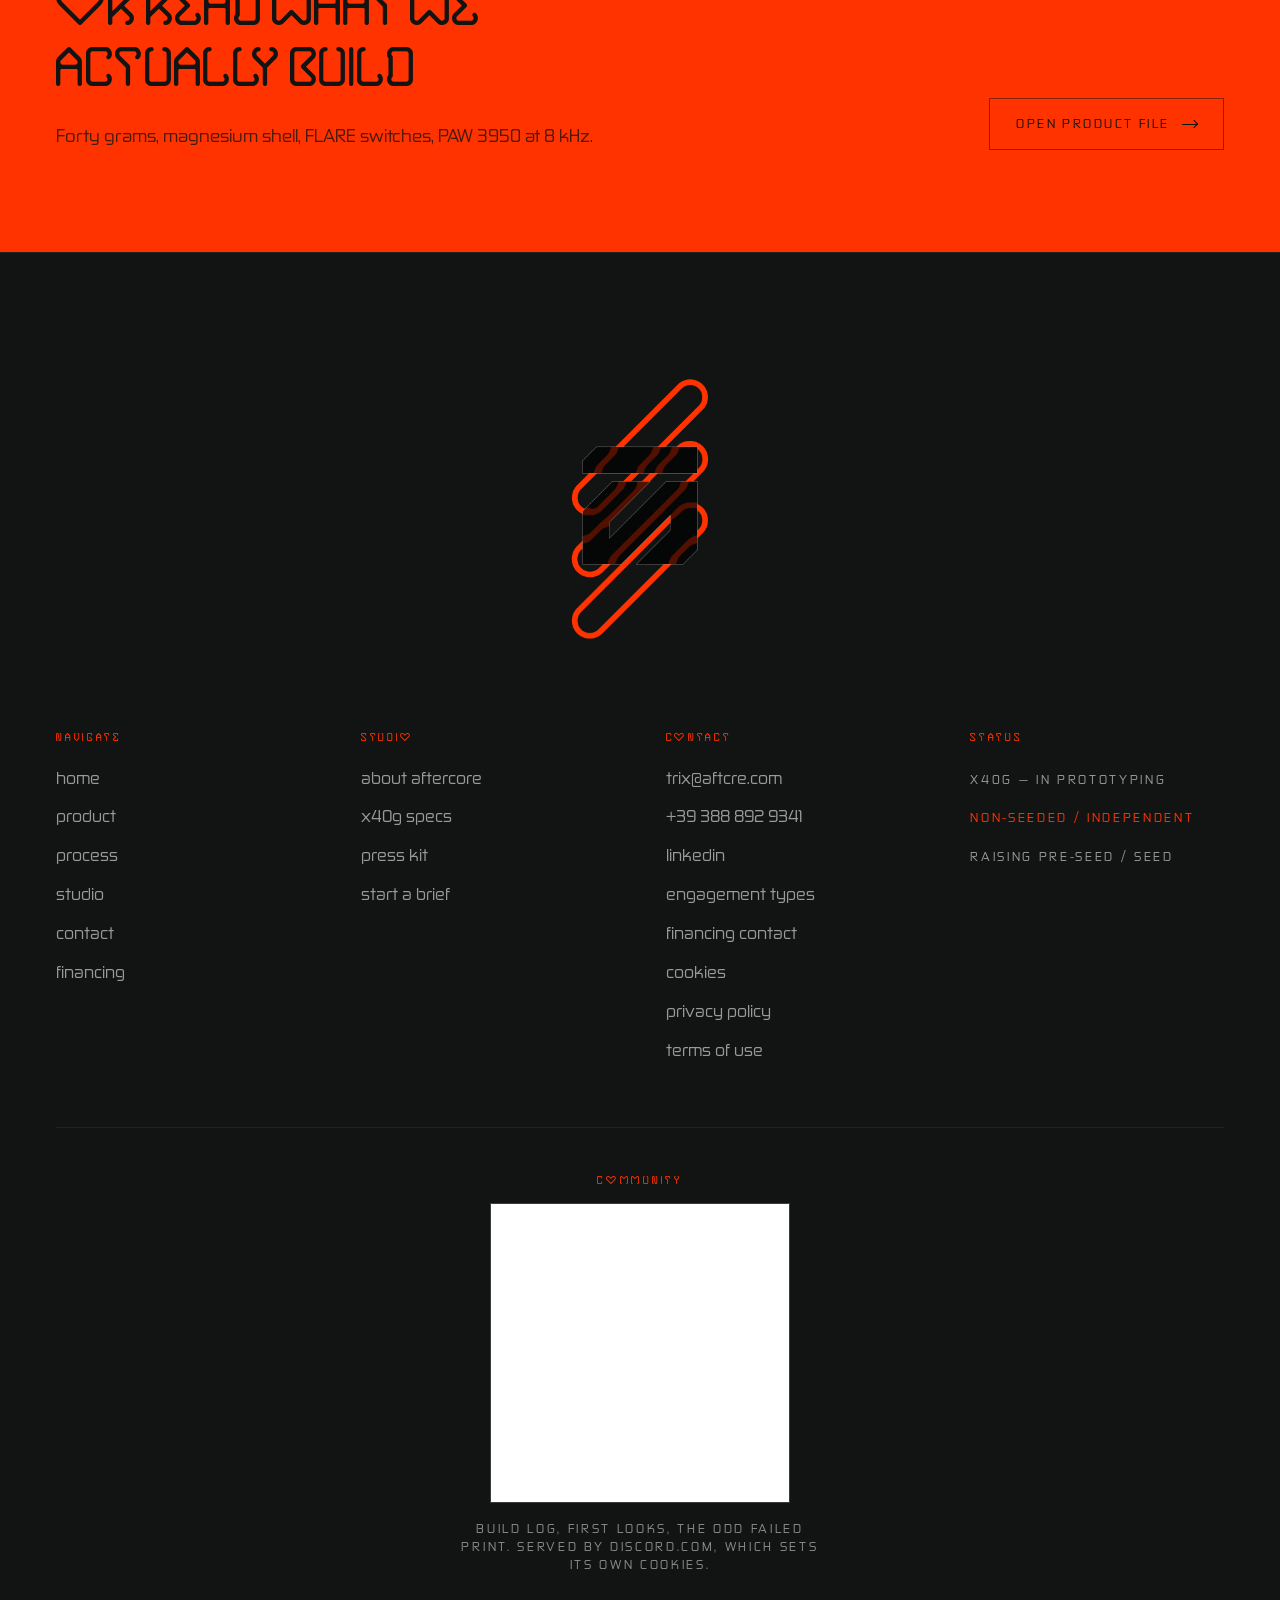
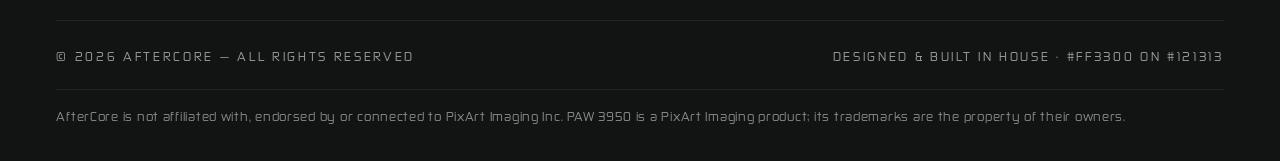
<file: privacy.html>
<!DOCTYPE html>
<html lang="en" class="no-js">
<head>
<meta charset="utf-8">
<meta name="viewport" content="width=device-width, initial-scale=1">
<title>Privacy Policy — AfterCore</title>
<meta name="description" content="What the AfterCore website stores, what it tracks and how to contact the studio about your data: one local preference, Google Analytics in consent mode, no accounts, no forms.">
<meta name="theme-color" content="#121313">
<meta property="og:title" content="Privacy Policy — AfterCore">
<meta property="og:description" content="One local preference, and analytics that stay storage-denied until you say yes. No accounts, no forms, no checkout.">
<meta property="og:type" content="website">
<meta property="og:url" content="https://aftcre.com/privacy.html">
<link rel="canonical" href="https://aftcre.com/privacy.html">
<meta property="og:image" content="https://aftcre.com/photos/og-aftercore.jpg">
<meta property="og:image:width" content="1200">
<meta property="og:image:height" content="630">
<meta property="og:image:alt" content="The AfterCore X40G printed circuit board, designed and routed in house">
<meta name="twitter:card" content="summary_large_image">
<meta name="twitter:image" content="https://aftcre.com/photos/og-aftercore.jpg">
<link rel="icon" href="favicon.ico" sizes="any">
<link rel="icon" href="logos/favicon-64.png" sizes="64x64" type="image/png">
<link rel="apple-touch-icon" href="logos/apple-touch-icon-180.png">
<link rel="preload" href="fonts/Aftcre%20Main.otf" as="font" type="font/otf" crossorigin>
<link rel="preload" href="fonts/Aftcre%20Standard.otf" as="font" type="font/otf" crossorigin>
<link rel="preload" href="fonts/Aftcre%20Secondary.otf" as="font" type="font/otf" crossorigin>
<link rel="stylesheet" href="styles.css">
<script>
/* js-capable marker; if main.js never boots, .rv content is revealed anyway */
document.documentElement.className = "js";
window.addEventListener("load", function () {
  if (!window.__aftercoreReady) document.documentElement.classList.remove("js");
});
</script>
</head>
<body>
<a class="skip" href="#main">skip to content</a>

<header class="hdr">
  <div class="hdr__inner">
    <a class="brand" href="index.html" aria-label="AfterCore — home">
      <img src="logos/AfterCore_logo_mini_for_dark_backgrounds.png" alt="AfterCore" width="843" height="1601">
    </a>
    <nav class="nav" aria-label="primary">
      <a href="products.html">product</a>
      <a href="process.html">process</a>
      <a href="studio.html">studio</a>
    </nav>
    <a class="btn btn--ghost" href="contact.html">contact <span class="arw" aria-hidden="true"></span></a>
    <button class="burger" type="button" aria-expanded="false" aria-controls="drawer" aria-label="menu">
      <span></span><span></span>
    </button>
  </div>
</header>

<div class="drawer" id="drawer">
  <nav aria-label="mobile">
    <a href="index.html"><span>01</span>home</a>
    <a href="products.html"><span>02</span>product</a>
    <a href="process.html"><span>03</span>process</a>
    <a href="studio.html"><span>04</span>studio</a>
    <a href="contact.html"><span>05</span>contact</a>
    <a href="financing.html"><span>06</span>financing</a>
  </nav>
  <div class="drawer__foot micro">
    <span>magnesium alloy peripherals</span>
    <span class="mark">40 g class</span>
  </div>
</div>

<main id="main">

  <!-- ============ PAGE HEAD ============ -->
  <section class="phead">
    <div class="wrap">
      <nav class="crumbs" aria-label="breadcrumb">
        <a href="index.html">aftercore</a>
        <span class="crumbs__sep" aria-hidden="true">//</span>
        <span aria-current="page">privacy</span>
      </nav>
      <p class="tag rv">privacy // your data</p>
      <h1 class="rv" style="--d:60ms">the<br>small print</h1>
      <div class="phead__row">
        <p class="lede rv" style="--d:120ms">
          No accounts, no forms, no checkout, no surprises. One stored preference and analytics
          you have to accept — here it is, in full.
        </p>
        <p class="micro rv" style="--d:160ms; max-width:30ch">
          last updated <span data-dim>13 october 2026</span>
        </p>
      </div>
    </div>
  </section>

  <!-- ============ STORED ============ -->
  <section class="section" id="collect" data-spy="collect">
    <div class="wrap">
      <div class="prose rv">
        <h2>what this site stores</h2>
        <p>One small value, saved in your browser's local storage on your own device. Nothing is
          uploaded by it and nothing else is written.</p>
        <ul>
          <li>your analytics choice — granted or declined, so the notice stops asking and
            analytics stay off if you declined</li>
        </ul>
        <p>There is no account, no theme switcher and no other preference stored on this site.</p>
        <p>There is no contact form, no newsletter, no account and no checkout: everything on
          this site happens over email or phone, on your own mail client and carrier.</p>
      </div>
    </div>
  </section>

  <!-- ============ ANALYTICS ============ -->
  <section class="section" id="analytics" data-spy="analytics">
    <div class="wrap">
      <div class="prose rv">
        <h2>analytics</h2>
        <p>Every page carries a <a href="https://marketingplatform.google.com/about/analytics/" target="_blank" rel="noopener">Google Analytics 4</a> tag, but it runs in Google
          <strong>Consent Mode</strong> with storage denied by default. Until you accept, it stores
          no cookies and no identifier on your device.</p>
        <ul>
          <li>before you accept — storage denied: no cookies, no client identifier, no advertising
            features</li>
          <li>after you accept — an identifier is stored so repeat visits can be counted</li>
          <li>what is measured — pages visited and rough time on site, device type, viewport and
            browser, and the referring page</li>
        </ul>
        <p>Advertising storage, ad user data and ad personalisation stay denied whether or not you
          accept. We do not use advertising features and do not combine analytics with personal
          identifiers. Google processes the data under its
          <a href="https://policies.google.com/privacy" target="_blank" rel="noopener">own privacy policy</a>.</p>
        <p>Declining keeps analytics storage denied — now and later. You can change a previous
          choice at any time through the <a href="#" data-cookie-again>cookies</a> link in the footer
          of every page.</p>
      </div>
    </div>
  </section>

  <!-- ============ THIRD PARTIES ============ -->
  <section class="section" id="third" data-spy="third">
    <div class="wrap">
      <div class="prose rv">
        <h2>third parties</h2>
        <ul>
          <li><strong>hosting</strong> — the site is served as static files; the host only sees
            standard, short-lived request logs</li>
          <li><strong>fonts</strong> — typefaces are hosted locally with the site; no CDN request,
            no font-tracking</li>
          <li><strong>Google</strong> — the tag is on every page but keeps storage denied until
            you accept, for the analytics above</li>
          <li><strong>LinkedIn</strong> — only when you click the link; we set no trackers for it</li>
          <li><strong>Discord</strong> — the server widget in the footer is served by discord.com on every page and sets its own cookies when it loads; we do not see or store anything it collects</li>
        </ul>
        <p>No payment processors, no ad networks, no fingerprinting scripts exist on these pages.</p>
      </div>
    </div>
  </section>

  <!-- ============ RIGHTS ============ -->
  <section class="section" id="rights" data-spy="rights">
    <div class="wrap">
      <div class="prose rv">
        <h2>your data, your rights</h2>
        <p>Because the site holds almost nothing, exercising your rights is quick: to see it, change
          it or delete it, write or call and it is done in one reply — no portal, no ticket number.</p>
        <ul>
          <li>email <a href="mailto:trix@aftcre.com">trix@aftcre.com</a></li>
          <li>phone <a href="tel:+393888929341">+39 388 892 9341</a></li>
        </ul>
      </div>
    </div>
  </section>

  <!-- ============ UPDATES ============ -->
  <section class="section" id="updates" data-spy="updates" style="border-bottom:1px solid var(--line-soft)">
    <div class="wrap">
      <div class="prose rv">
        <h2>updates</h2>
        <p>If this site changes what it stores, this page changes first and the date above moves.
          Significant changes get a line in the cookie notice. How you may use this site is covered
          by the <a href="terms.html">terms of use</a>.</p>
      </div>
    </div>
  </section>

  <!-- ============ CTA ============ -->
  <section class="cta">
    <div class="wrap cta__inner">
      <div>
        <p class="micro" style="color:rgba(18,19,19,.7); margin:0 0 18px">// product</p>
        <h2>or read what we actually build</h2>
        <p>Forty grams, magnesium shell, FLARE switches, PAW 3950 at 8 kHz.</p>
      </div>
      <a class="btn" href="products.html">open product file <span class="arw" aria-hidden="true"></span></a>
    </div>
  </section>

</main>

<footer class="ftr">
  <div class="wrap">
    <div class="ftr__logo">
      <img src="logos/AfterCore_logo_mini_for_dark_backgrounds.png" alt="AfterCore" width="843" height="1601" loading="lazy">
    </div>
    <div class="ftr__cols">
      <div>
        <h4>navigate</h4>
        <ul>
          <li><a href="index.html">home</a></li>
          <li><a href="products.html">product</a></li>
          <li><a href="process.html">process</a></li>
          <li><a href="studio.html">studio</a></li>
          <li><a href="contact.html">contact</a></li>
          <li><a href="financing.html">financing</a></li>
        </ul>
      </div>
      <div>
        <h4>studio</h4>
        <ul>
          <li><a href="studio.html">about aftercore</a></li>
          <li><a href="products.html#specs">x40g specs</a></li>
          <li><a href="press.html">press kit</a></li>
          <li><a href="contact.html#brief">start a brief</a></li>
        </ul>
      </div>
      <div>
        <h4>contact</h4>
        <ul>
          <li><a href="mailto:trix@aftcre.com">trix@aftcre.com</a></li>
          <li><a href="tel:+393888929341">+39 388 892 9341</a></li>
          <li><a href="https://www.linkedin.com/in/tristano-rigoli-aftcre" target="_blank" rel="me noopener">linkedin</a></li>
          <li><a href="contact.html#info">engagement types</a></li>
          <li><a href="financing.html#contact">financing contact</a></li>
          <li><a href="#" data-cookie-again>cookies</a></li>
          <li><a href="privacy.html">privacy policy</a></li>
          <li><a href="terms.html">terms of use</a></li>
        </ul>
      </div>
      <div>
        <h4>status</h4>
        <ul>
          <li><span class="micro">x40g — in prototyping</span></li>
          <li><span class="micro mark">non-seeded / independent</span></li>
          <li><span class="micro">raising pre-seed / seed</span></li>
        </ul>
      </div>
    </div>
    <div class="ftr__discord">
      <h4>community</h4>
      <iframe class="discord__frame" width="300" height="300" loading="lazy" referrerpolicy="no-referrer" allowtransparency="true" frameborder="0" sandbox="allow-popups allow-popups-to-escape-sandbox allow-same-origin allow-scripts" src="https://discord.com/widget?id=1450395484907638948&amp;theme=dark" title="AfterCore on Discord"></iframe>
      <p class="micro discord__note">build log, first looks, the odd failed print. served by discord.com, which sets its own cookies.</p>
    </div>
    <div class="ftr__bot micro">
      <span>© <span data-year>2026</span> aftercore — all rights reserved</span>
      <span>designed &amp; built in house · #FF3300 on #121313</span>
    </div>
    <div class="ftr__legal micro">
      AfterCore is not affiliated with, endorsed by or connected to PixArt Imaging Inc.
      PAW 3950 is a PixArt Imaging product; its trademarks are the property of their owners.
    </div>
  </div>
</footer>

<div class="cookiebar" role="dialog" aria-label="cookie preferences" aria-describedby="cookiebar-text" hidden>
  <div class="cookiebar__txt">
    <p class="micro micro--acc" style="margin:0 0 6px">// cookies</p>
    <p id="cookiebar-text">AfterCore itself sets no advertising or tracking cookies. Google Analytics 4 runs
      with storage denied by default — no cookies, no identifier — until you accept; the Discord server widget in the footer is served by discord.com and sets its own cookies. Essential local
      storage remembers your choice. See the <a href="privacy.html">privacy policy</a> and
      <a href="terms.html">terms of use</a>.</p>
  </div>
  <div class="cookiebar__actions">
    <button class="btn btn--ghost" type="button" data-cookie-decline>decline</button>
    <button class="btn btn--primary" type="button" data-cookie-ok>accept analytics <span class="arw" aria-hidden="true"></span></button>
  </div>
</div>

<!-- Google tag (gtag.js) + Consent Mode v2 — analytics stays storage-denied until the visitor accepts; advertising stays denied either way -->
<script>
window.AFTERCORE_GA_ID = "G-R75Y8NCJ14";
window.dataLayer = window.dataLayer || [];
function gtag(){ window.dataLayer.push(arguments); }
(function () {
  var granted = false;
  try {
    granted = localStorage.getItem("aftercore_consent_v1") === "granted" ||
              localStorage.getItem("aftercore_cookies_v1") === "1";
  } catch (e) { /* storage blocked, e.g. private mode */ }
  gtag("consent", "default", {
    ad_storage: "denied",
    ad_user_data: "denied",
    ad_personalization: "denied",
    analytics_storage: granted ? "granted" : "denied",
    wait_for_update: 500
  });
  if (!window.AFTERCORE_GA_ID) return;
  gtag("js", new Date());
  gtag("config", window.AFTERCORE_GA_ID);
  var s = document.createElement("script");
  s.async = true;
  s.src = "https://www.googletagmanager.com/gtag/js?id=" + encodeURIComponent(window.AFTERCORE_GA_ID);
  document.head.appendChild(s);
})();
</script>
<script src="main.js" defer></script>
</body>
</html>
</file>
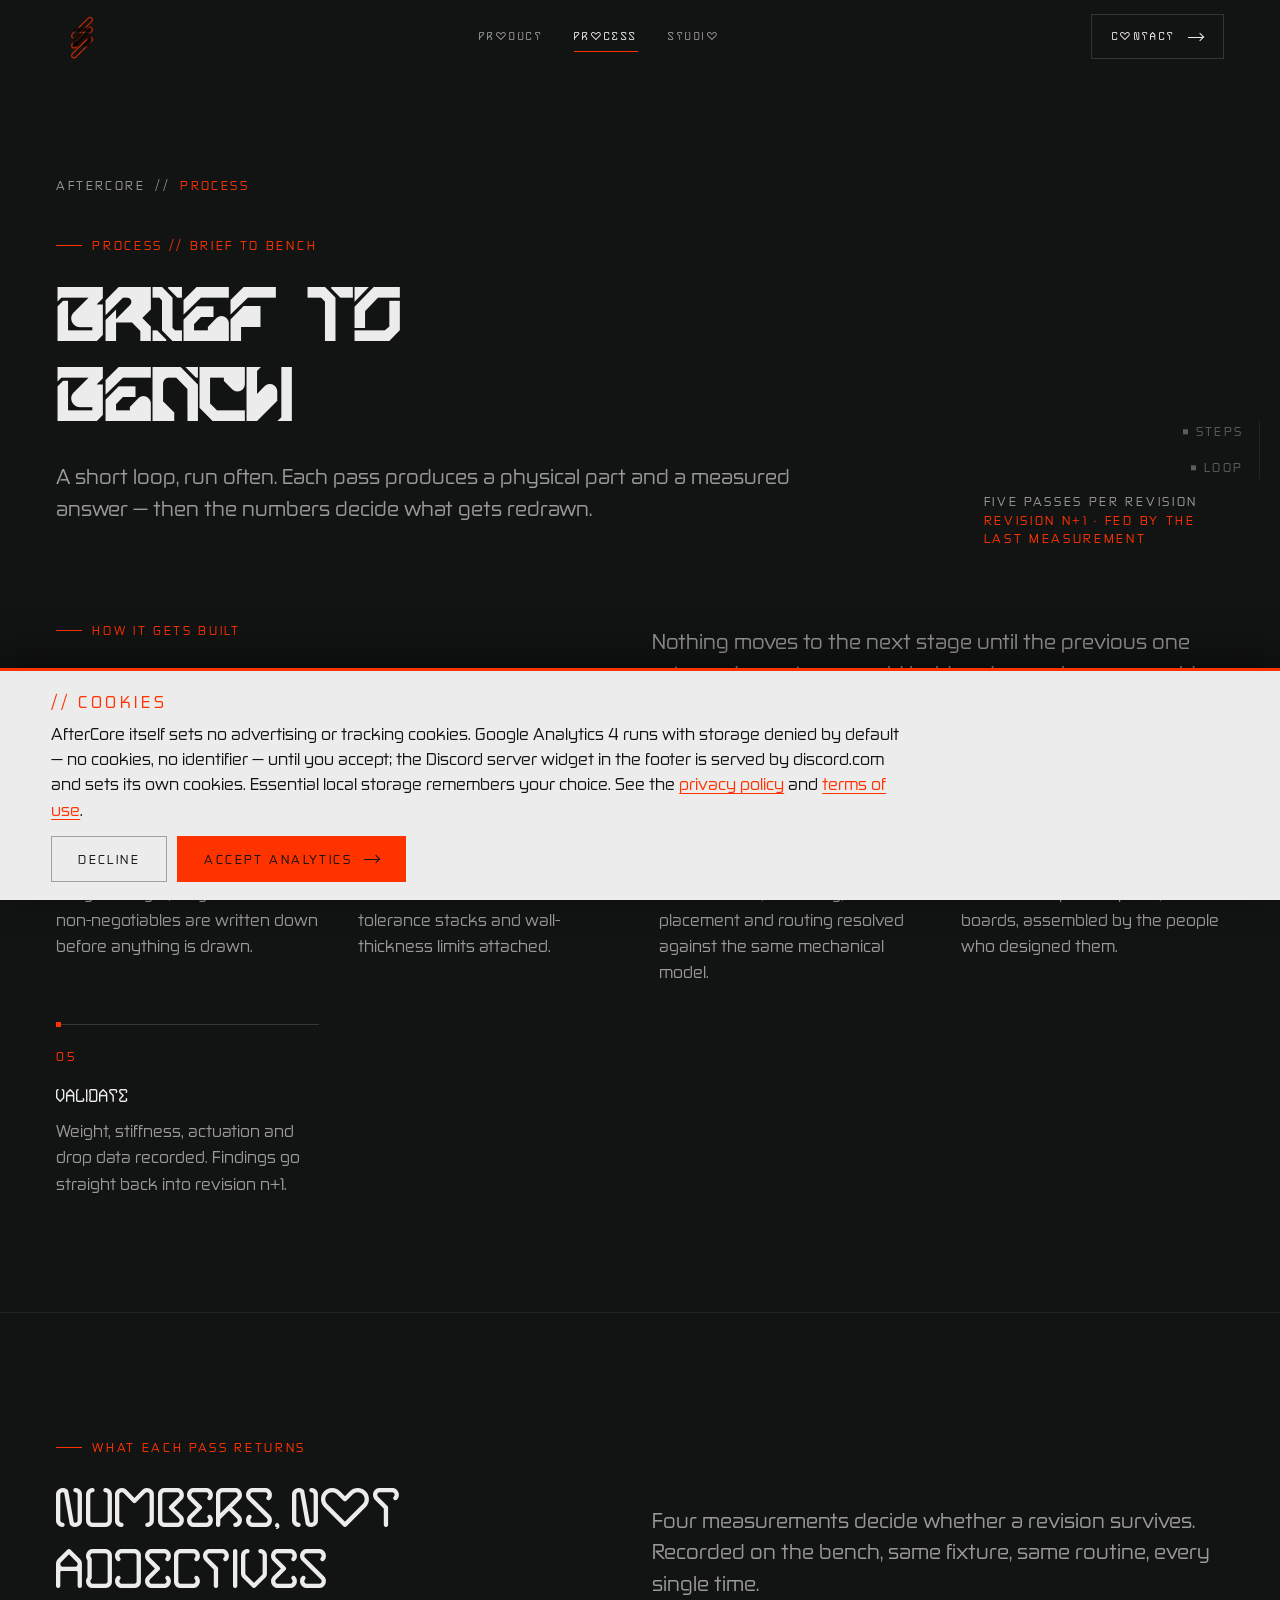
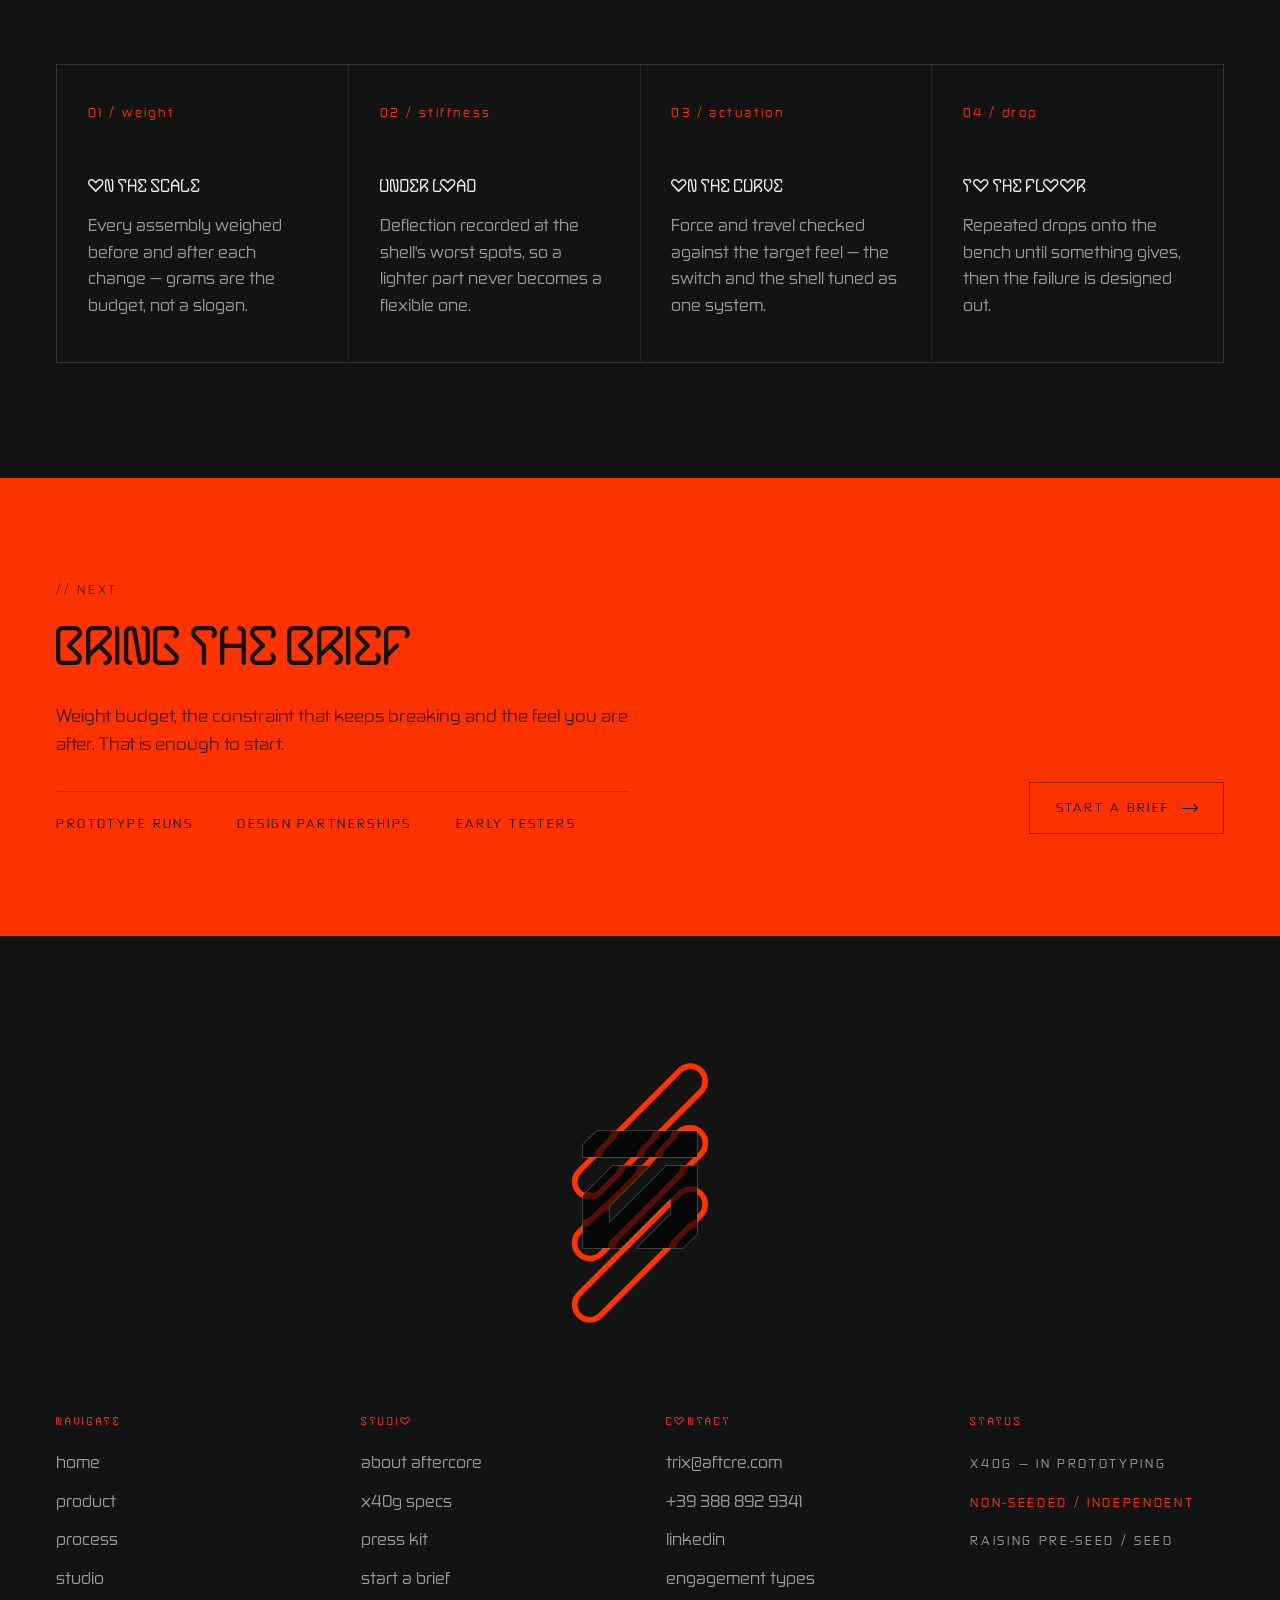
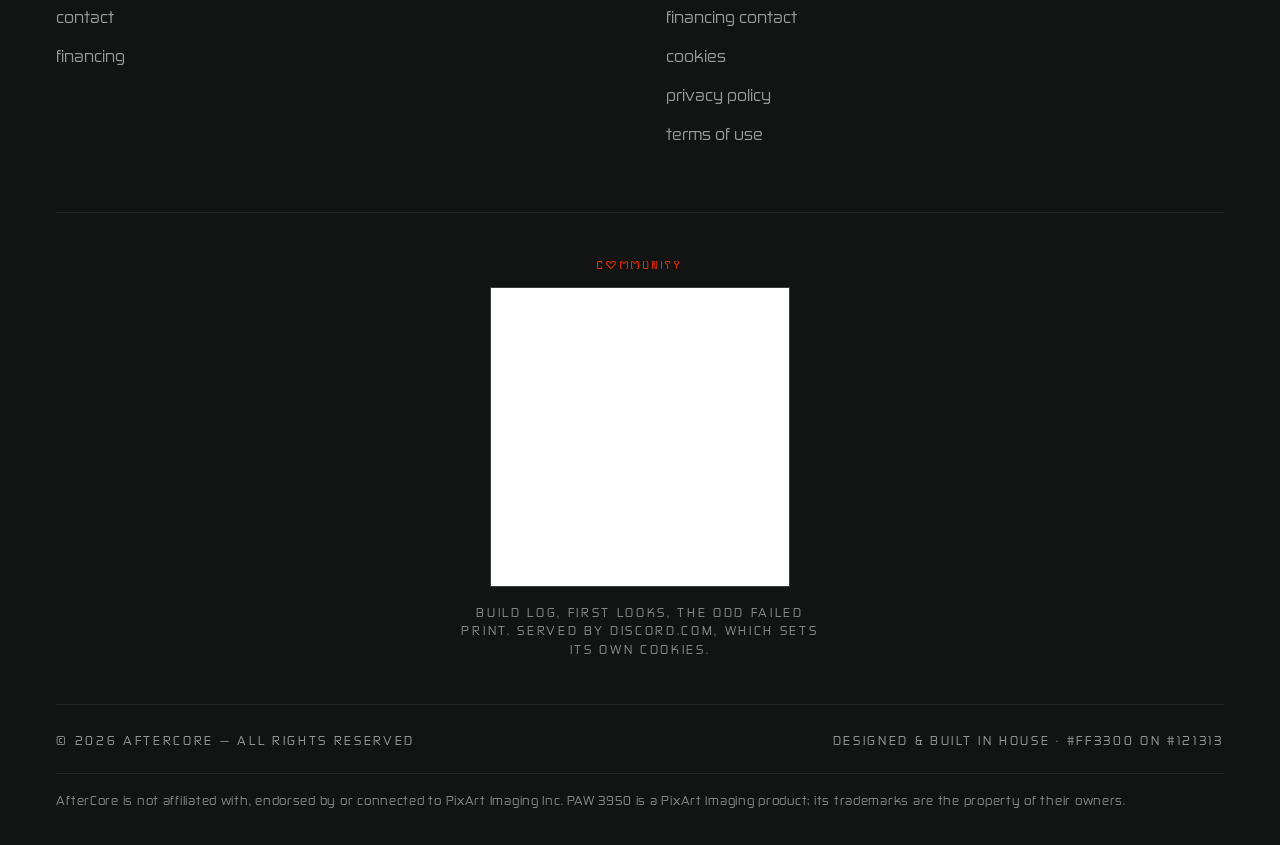
<file: process.html>
<!DOCTYPE html>
<html lang="en" class="no-js">
<head>
<meta charset="utf-8">
<meta name="viewport" content="width=device-width, initial-scale=1">
<title>Process — brief to bench · AfterCore</title>
<meta name="description" content="How an AfterCore part is built: brief, CAD, PCB, prototype and validate — a short loop run often, where every pass returns measured weight, stiffness, actuation and drop data.">
<meta name="theme-color" content="#121313">
<meta property="og:title" content="Process — brief to bench · AfterCore">
<meta property="og:description" content="A short loop, run often. Each pass produces a physical part and a measured answer.">
<meta property="og:type" content="website">
<meta property="og:url" content="https://aftcre.com/process.html">
<link rel="canonical" href="https://aftcre.com/process.html">
<meta property="og:image" content="https://aftcre.com/photos/og-aftercore.jpg">
<meta property="og:image:width" content="1200">
<meta property="og:image:height" content="630">
<meta property="og:image:alt" content="The AfterCore X40G printed circuit board, designed and routed in house">
<meta name="twitter:card" content="summary_large_image">
<meta name="twitter:image" content="https://aftcre.com/photos/og-aftercore.jpg">
<link rel="icon" href="favicon.ico" sizes="any">
<link rel="icon" href="logos/favicon-64.png" sizes="64x64" type="image/png">
<link rel="apple-touch-icon" href="logos/apple-touch-icon-180.png">
<link rel="preload" href="fonts/Aftcre%20Main.otf" as="font" type="font/otf" crossorigin>
<link rel="preload" href="fonts/Aftcre%20Standard.otf" as="font" type="font/otf" crossorigin>
<link rel="preload" href="fonts/Aftcre%20Secondary.otf" as="font" type="font/otf" crossorigin>
<link rel="stylesheet" href="styles.css">
<script>
/* js-capable marker; if main.js never boots, .rv content is revealed anyway */
document.documentElement.className = "js";
window.addEventListener("load", function () {
  if (!window.__aftercoreReady) document.documentElement.classList.remove("js");
});
</script>
</head>
<body>
<a class="skip" href="#main">skip to content</a>

<header class="hdr">
  <div class="hdr__inner">
    <a class="brand" href="index.html" aria-label="AfterCore — home">
      <img src="logos/AfterCore_logo_mini_for_dark_backgrounds.png" alt="AfterCore" width="843" height="1601">
    </a>
    <nav class="nav" aria-label="primary">
      <a href="products.html">product</a>
      <a href="process.html">process</a>
      <a href="studio.html">studio</a>
    </nav>
    <a class="btn btn--ghost" href="contact.html">contact <span class="arw" aria-hidden="true"></span></a>
    <button class="burger" type="button" aria-expanded="false" aria-controls="drawer" aria-label="menu">
      <span></span><span></span>
    </button>
  </div>
</header>

<div class="drawer" id="drawer">
  <nav aria-label="mobile">
    <a href="index.html"><span>01</span>home</a>
    <a href="products.html"><span>02</span>product</a>
    <a href="process.html"><span>03</span>process</a>
    <a href="studio.html"><span>04</span>studio</a>
    <a href="contact.html"><span>05</span>contact</a>
    <a href="financing.html"><span>06</span>financing</a>
  </nav>
  <div class="drawer__foot micro">
    <span>magnesium alloy peripherals</span>
    <span class="mark">40 g class</span>
  </div>
</div>

<main id="main">

  <!-- ============ PAGE HEAD ============ -->
  <section class="phead">
    <div class="wrap">
      <nav class="crumbs" aria-label="breadcrumb">
        <a href="index.html">aftercore</a>
        <span class="crumbs__sep" aria-hidden="true">//</span>
        <span aria-current="page">process</span>
      </nav>
      <p class="tag rv">process // brief to bench</p>
      <h1 class="rv" style="--d:60ms">brief to<br>bench</h1>
      <div class="phead__row">
        <p class="lede rv" style="--d:120ms">
          A short loop, run often. Each pass produces a physical part and a measured
          answer — then the numbers decide what gets redrawn.
        </p>
        <p class="micro rv" style="--d:160ms; max-width:30ch">
          five passes per revision<br>
          <span class="mark">revision n+1 · fed by the last measurement</span>
        </p>
      </div>
    </div>
  </section>

  <!-- ============ STEPS ============ -->
  <section class="section" id="steps" data-spy="steps" style="border-top:0; padding-top:0">
    <div class="wrap">
      <div class="section-head">
        <div class="rv">
          <p class="tag">how it gets built</p>
          <h2>five passes</h2>
        </div>
        <p class="lede rv" style="--d:80ms">
          Nothing moves to the next stage until the previous one returned a part
          you could hold and a number you could argue with.
        </p>
      </div>

      <div class="steps">
        <article class="step rv">
          <span class="step__n">01</span>
          <h3>brief</h3>
          <p>Weight budget, target feel and the non-negotiables are written down before anything is drawn.</p>
        </article>
        <article class="step rv" style="--d:70ms">
          <span class="step__n">02</span>
          <h3>cad</h3>
          <p>Shell and structure modelled with tolerance stacks and wall-thickness limits attached.</p>
        </article>
        <article class="step rv" style="--d:140ms">
          <span class="step__n">03</span>
          <h3>pcb</h3>
          <p>Board outline, mounting, sensor placement and routing resolved against the same mechanical model.</p>
        </article>
        <article class="step rv" style="--d:210ms">
          <span class="step__n">04</span>
          <h3>prototype</h3>
          <p>Machined or printed parts, real boards, assembled by the people who designed them.</p>
        </article>
        <article class="step rv" style="--d:280ms">
          <span class="step__n">05</span>
          <h3>validate</h3>
          <p>Weight, stiffness, actuation and drop data recorded. Findings go straight back into revision n+1.</p>
        </article>
      </div>
    </div>
  </section>

  <!-- ============ THE LOOP ============ -->
  <section class="section" id="loop" data-spy="loop">
    <div class="wrap">
      <div class="section-head">
        <div class="rv">
          <p class="tag">what each pass returns</p>
          <h2>numbers, not<br>adjectives</h2>
        </div>
        <p class="lede rv" style="--d:80ms">
          Four measurements decide whether a revision survives. Recorded on the bench,
          same fixture, same routine, every single time.
        </p>
      </div>

      <div class="cards">
        <article class="card rv">
          <span class="card__num">01 / weight</span>
          <h3>on the scale</h3>
          <p>Every assembly weighed before and after each change — grams are the budget, not a slogan.</p>
        </article>
        <article class="card rv" style="--d:70ms">
          <span class="card__num">02 / stiffness</span>
          <h3>under load</h3>
          <p>Deflection recorded at the shell's worst spots, so a lighter part never becomes a flexible one.</p>
        </article>
        <article class="card rv" style="--d:140ms">
          <span class="card__num">03 / actuation</span>
          <h3>on the curve</h3>
          <p>Force and travel checked against the target feel — the switch and the shell tuned as one system.</p>
        </article>
        <article class="card rv" style="--d:210ms">
          <span class="card__num">04 / drop</span>
          <h3>to the floor</h3>
          <p>Repeated drops onto the bench until something gives, then the failure is designed out.</p>
        </article>
      </div>
    </div>
  </section>

  <!-- ============ CTA ============ -->
  <section class="cta">
    <div class="wrap cta__inner">
      <div>
        <p class="micro" style="color:rgba(18,19,19,.7); margin:0 0 18px">// next</p>
        <h2>bring the brief</h2>
        <p>Weight budget, the constraint that keeps breaking and the feel you are after. That is enough to start.</p>
        <div class="cta__meta">
          <span>prototype runs</span>
          <span>design partnerships</span>
          <span>early testers</span>
        </div>
      </div>
      <a class="btn" href="contact.html#brief">start a brief <span class="arw" aria-hidden="true"></span></a>
    </div>
  </section>

</main>

<footer class="ftr">
  <div class="wrap">
    <div class="ftr__logo">
      <img src="logos/AfterCore_logo_mini_for_dark_backgrounds.png" alt="AfterCore" width="843" height="1601" loading="lazy">
    </div>
    <div class="ftr__cols">
      <div>
        <h4>navigate</h4>
        <ul>
          <li><a href="index.html">home</a></li>
          <li><a href="products.html">product</a></li>
          <li><a href="process.html">process</a></li>
          <li><a href="studio.html">studio</a></li>
          <li><a href="contact.html">contact</a></li>
          <li><a href="financing.html">financing</a></li>
        </ul>
      </div>
      <div>
        <h4>studio</h4>
        <ul>
          <li><a href="studio.html">about aftercore</a></li>
          <li><a href="products.html#specs">x40g specs</a></li>
          <li><a href="press.html">press kit</a></li>
          <li><a href="contact.html#brief">start a brief</a></li>
        </ul>
      </div>
      <div>
        <h4>contact</h4>
        <ul>
          <li><a href="mailto:trix@aftcre.com">trix@aftcre.com</a></li>
          <li><a href="tel:+393888929341">+39 388 892 9341</a></li>
          <li><a href="https://www.linkedin.com/in/tristano-rigoli-aftcre" target="_blank" rel="me noopener">linkedin</a></li>
          <li><a href="contact.html#info">engagement types</a></li>
          <li><a href="financing.html#contact">financing contact</a></li>
          <li><a href="#" data-cookie-again>cookies</a></li>
          <li><a href="privacy.html">privacy policy</a></li>
          <li><a href="terms.html">terms of use</a></li>
        </ul>
      </div>
      <div>
        <h4>status</h4>
        <ul>
          <li><span class="micro">x40g — in prototyping</span></li>
          <li><span class="micro mark">non-seeded / independent</span></li>
          <li><span class="micro">raising pre-seed / seed</span></li>
        </ul>
      </div>
    </div>
    <div class="ftr__discord">
      <h4>community</h4>
      <iframe class="discord__frame" width="300" height="300" loading="lazy" referrerpolicy="no-referrer" allowtransparency="true" frameborder="0" sandbox="allow-popups allow-popups-to-escape-sandbox allow-same-origin allow-scripts" src="https://discord.com/widget?id=1450395484907638948&amp;theme=dark" title="AfterCore on Discord"></iframe>
      <p class="micro discord__note">build log, first looks, the odd failed print. served by discord.com, which sets its own cookies.</p>
    </div>
    <div class="ftr__bot micro">
      <span>© <span data-year>2026</span> aftercore — all rights reserved</span>
      <span>designed &amp; built in house · #FF3300 on #121313</span>
    </div>
    <div class="ftr__legal micro">
      AfterCore is not affiliated with, endorsed by or connected to PixArt Imaging Inc.
      PAW 3950 is a PixArt Imaging product; its trademarks are the property of their owners.
    </div>
  </div>
</footer>

<div class="cookiebar" role="dialog" aria-label="cookie preferences" aria-describedby="cookiebar-text" hidden>
  <div class="cookiebar__txt">
    <p class="micro micro--acc" style="margin:0 0 6px">// cookies</p>
    <p id="cookiebar-text">AfterCore itself sets no advertising or tracking cookies. Google Analytics 4 runs
      with storage denied by default — no cookies, no identifier — until you accept; the Discord server widget in the footer is served by discord.com and sets its own cookies. Essential local
      storage remembers your choice. See the <a href="privacy.html">privacy policy</a> and
      <a href="terms.html">terms of use</a>.</p>
  </div>
  <div class="cookiebar__actions">
    <button class="btn btn--ghost" type="button" data-cookie-decline>decline</button>
    <button class="btn btn--primary" type="button" data-cookie-ok>accept analytics <span class="arw" aria-hidden="true"></span></button>
  </div>
</div>

<!-- Google tag (gtag.js) + Consent Mode v2 — analytics stays storage-denied until the visitor accepts; advertising stays denied either way -->
<script>
window.AFTERCORE_GA_ID = "G-R75Y8NCJ14";
window.dataLayer = window.dataLayer || [];
function gtag(){ window.dataLayer.push(arguments); }
(function () {
  var granted = false;
  try {
    granted = localStorage.getItem("aftercore_consent_v1") === "granted" ||
              localStorage.getItem("aftercore_cookies_v1") === "1";
  } catch (e) { /* storage blocked, e.g. private mode */ }
  gtag("consent", "default", {
    ad_storage: "denied",
    ad_user_data: "denied",
    ad_personalization: "denied",
    analytics_storage: granted ? "granted" : "denied",
    wait_for_update: 500
  });
  if (!window.AFTERCORE_GA_ID) return;
  gtag("js", new Date());
  gtag("config", window.AFTERCORE_GA_ID);
  var s = document.createElement("script");
  s.async = true;
  s.src = "https://www.googletagmanager.com/gtag/js?id=" + encodeURIComponent(window.AFTERCORE_GA_ID);
  document.head.appendChild(s);
})();
</script>
<script src="main.js" defer></script>
</body>
</html>
</file>
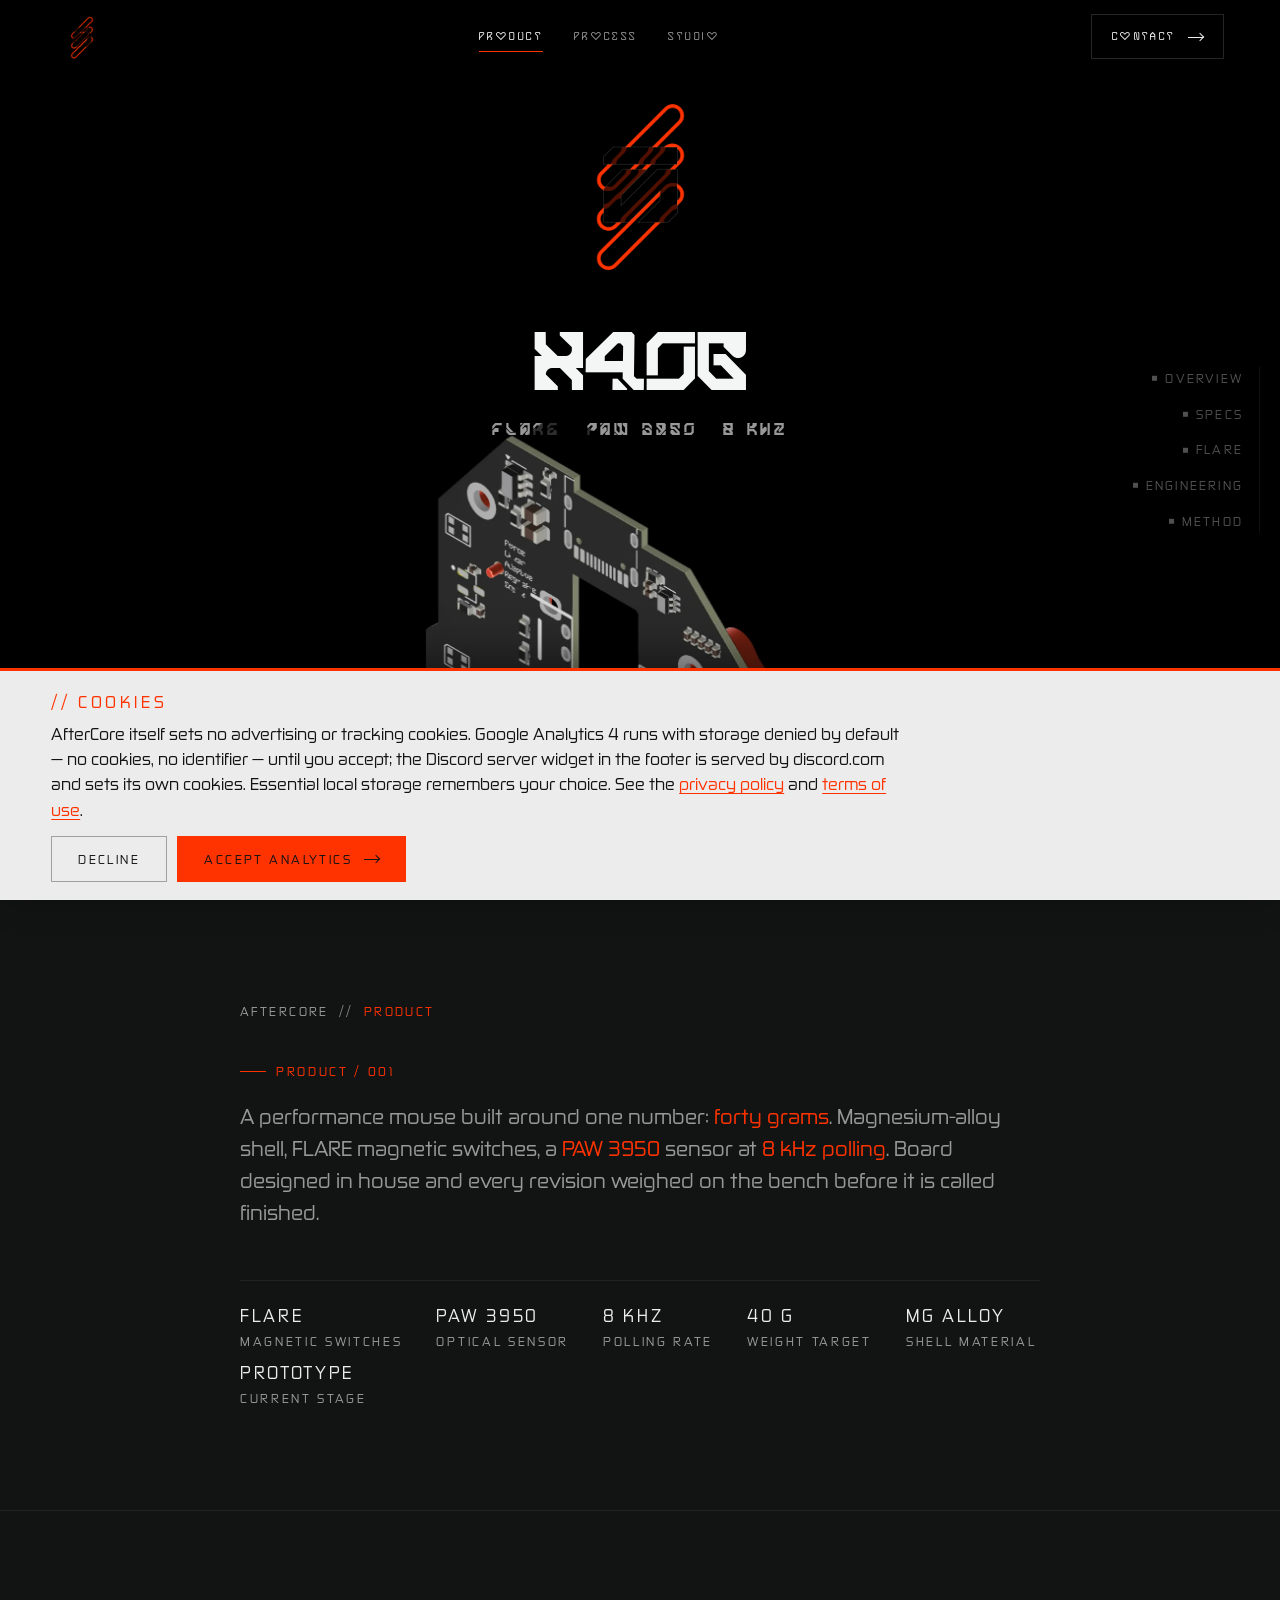
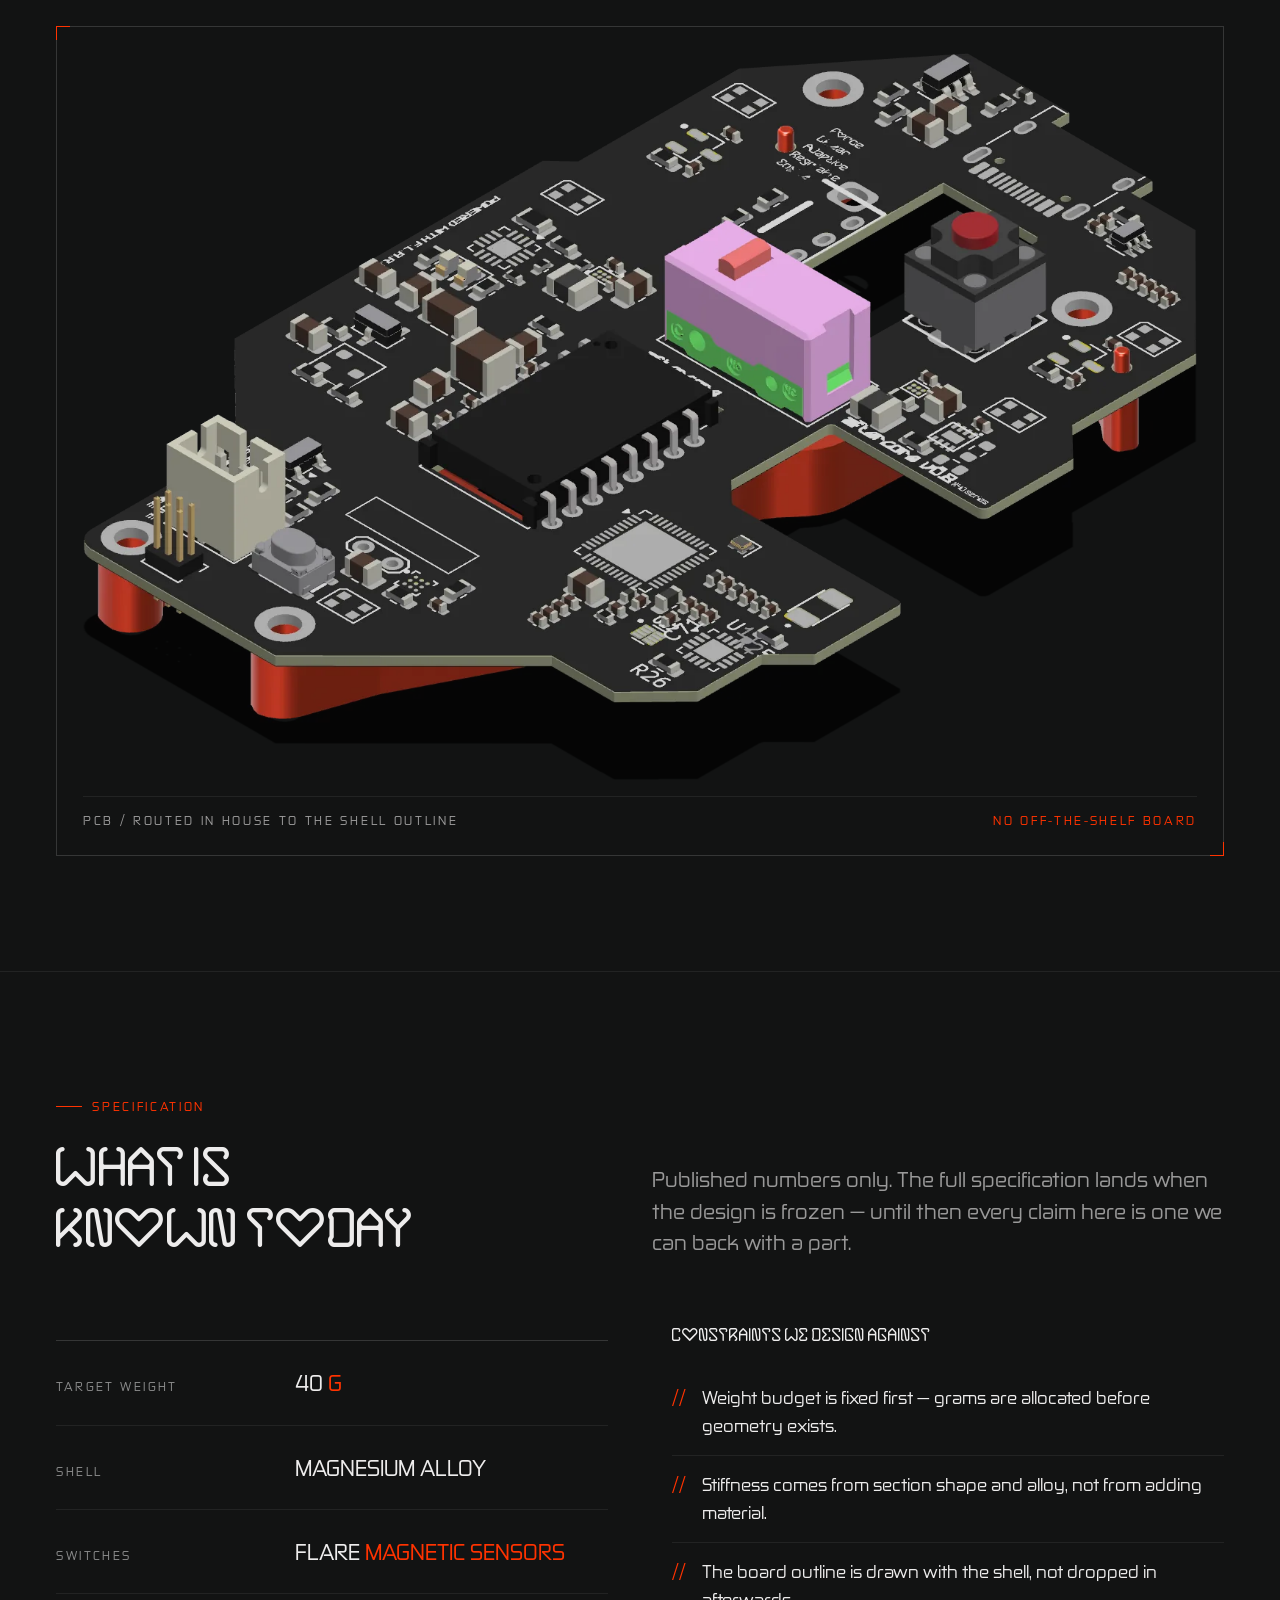
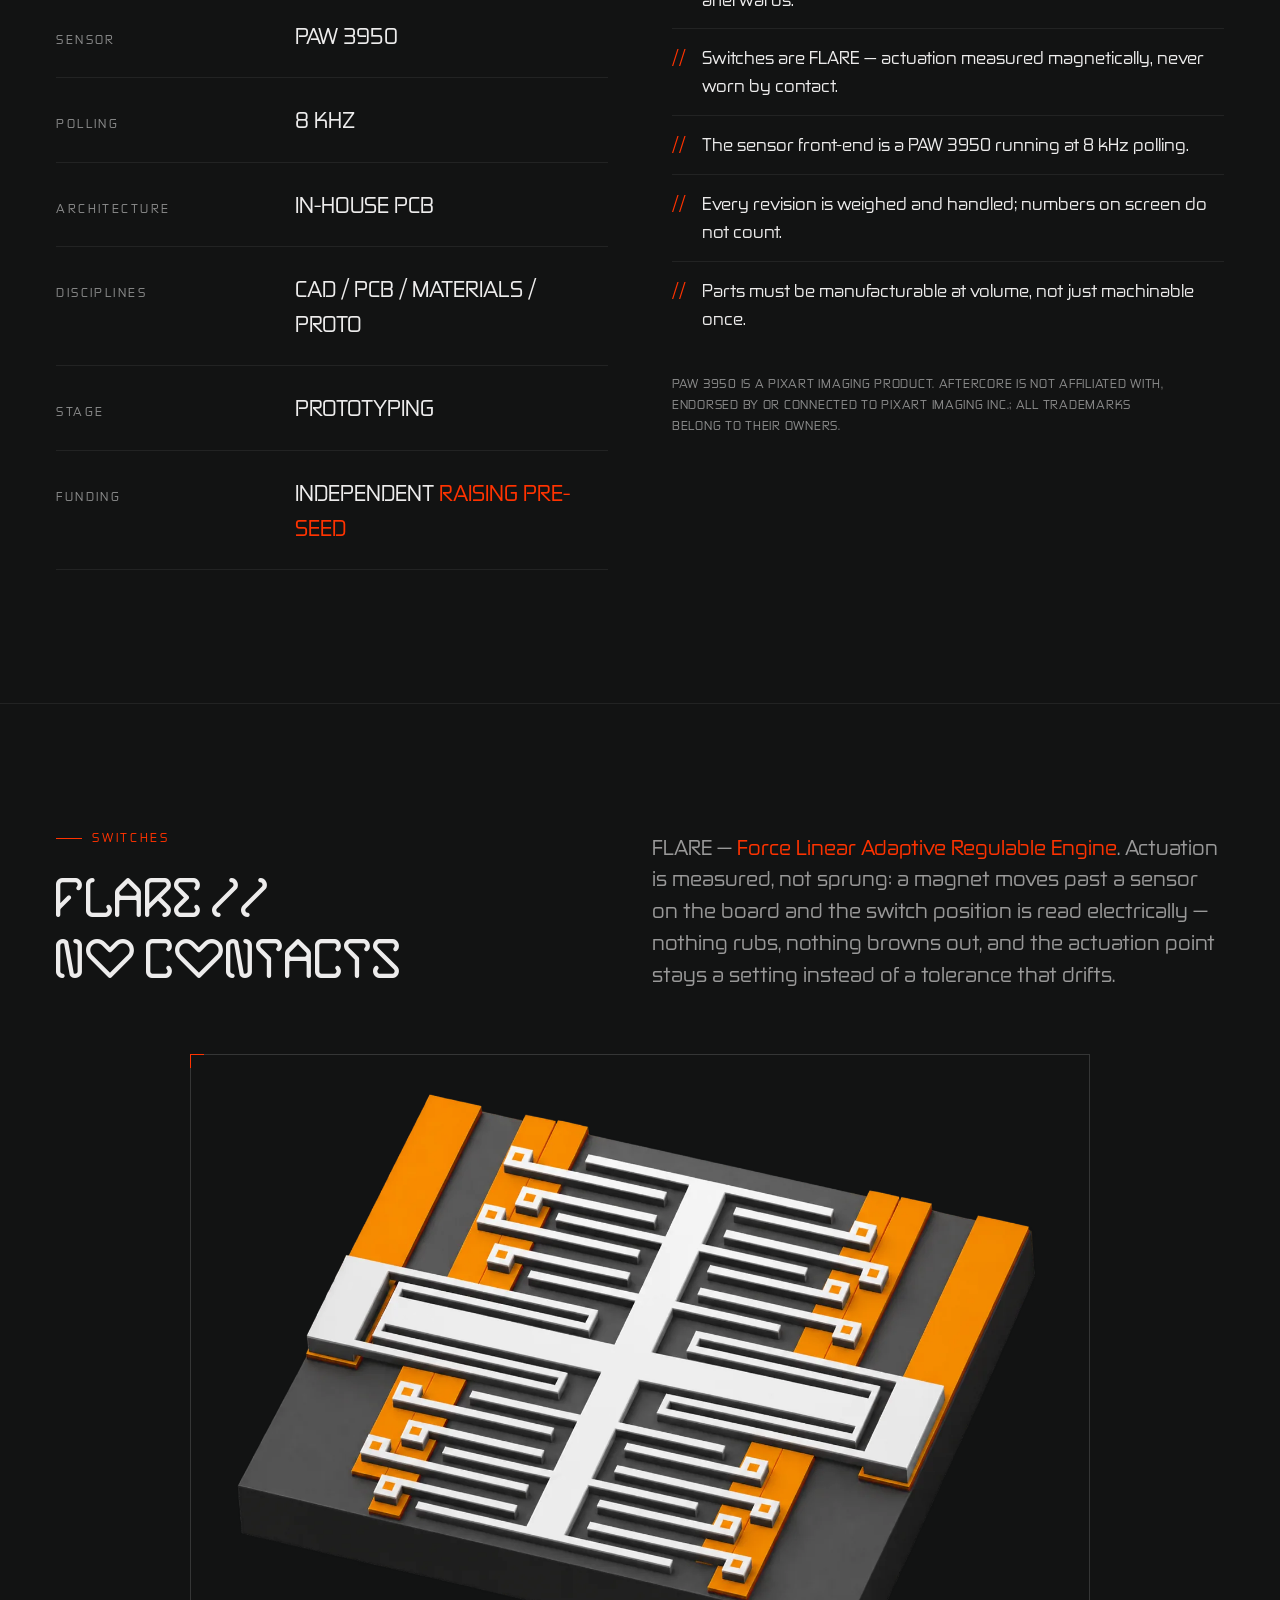
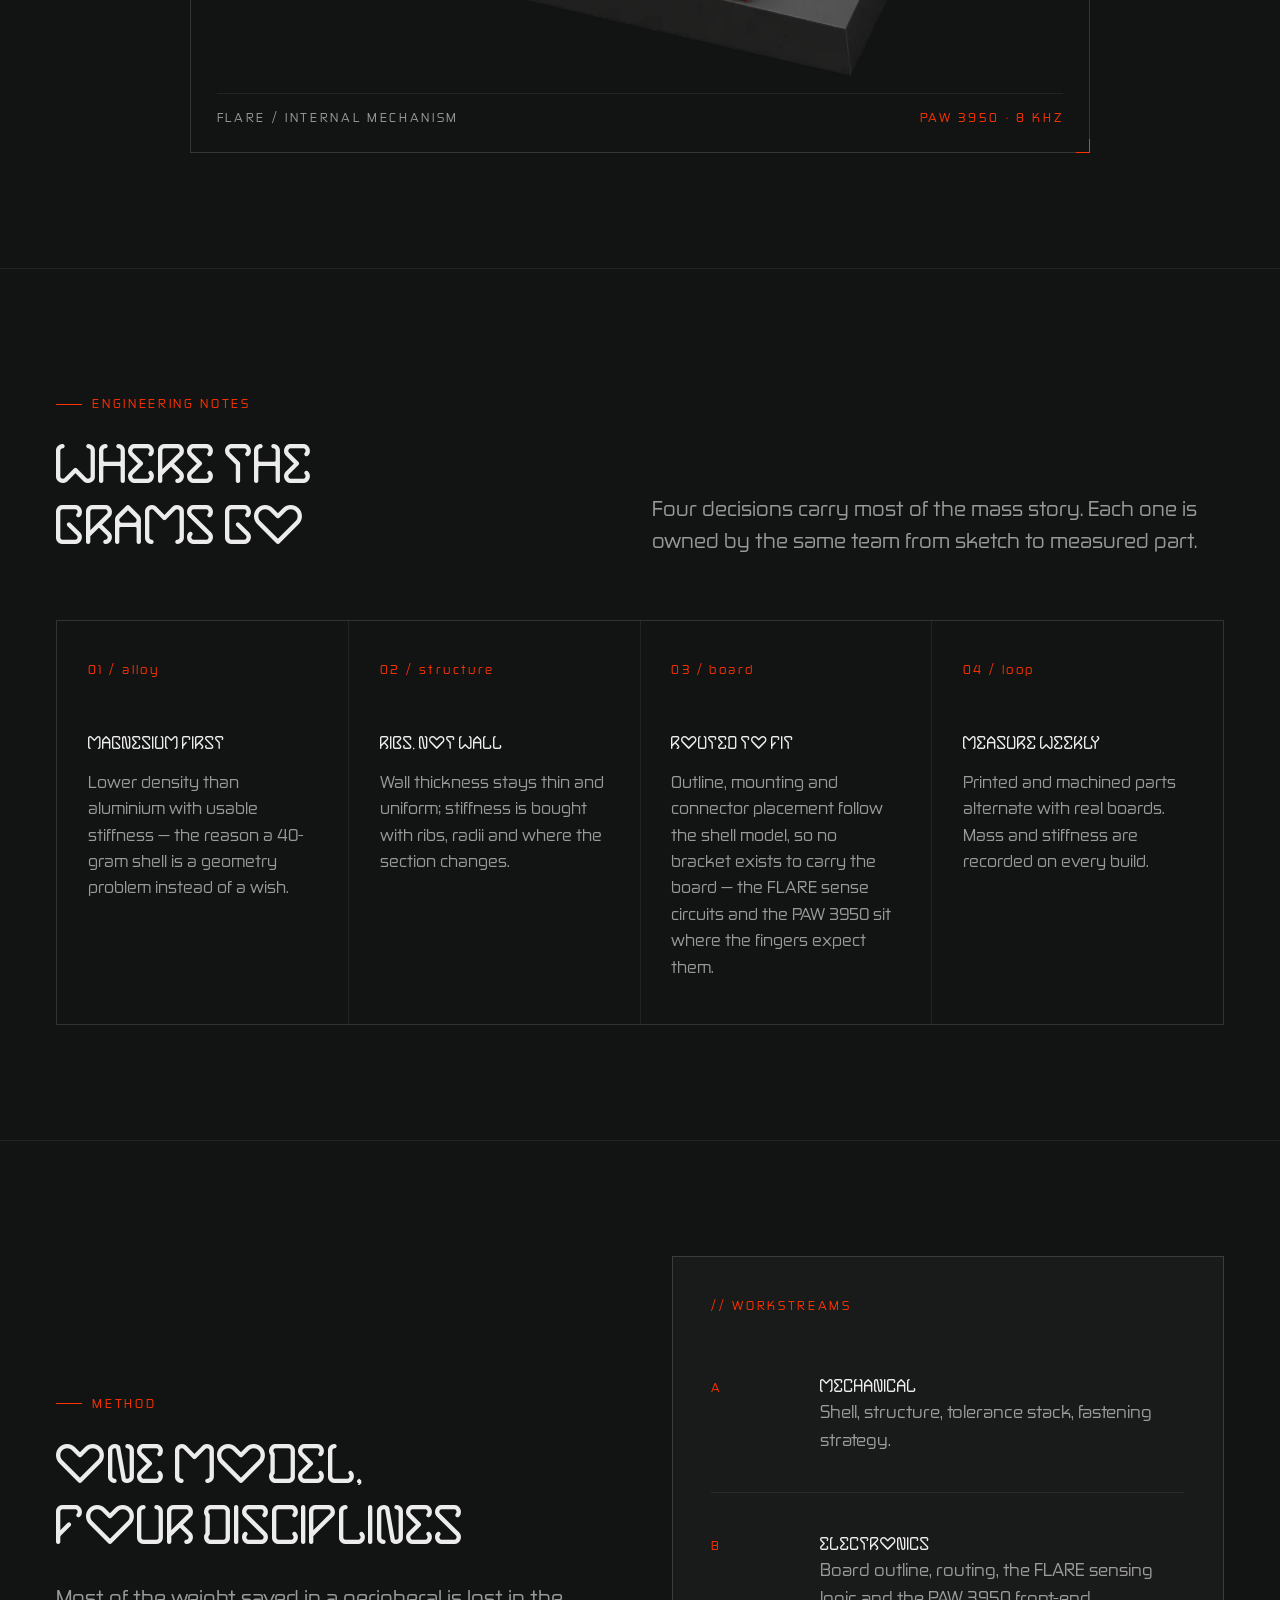
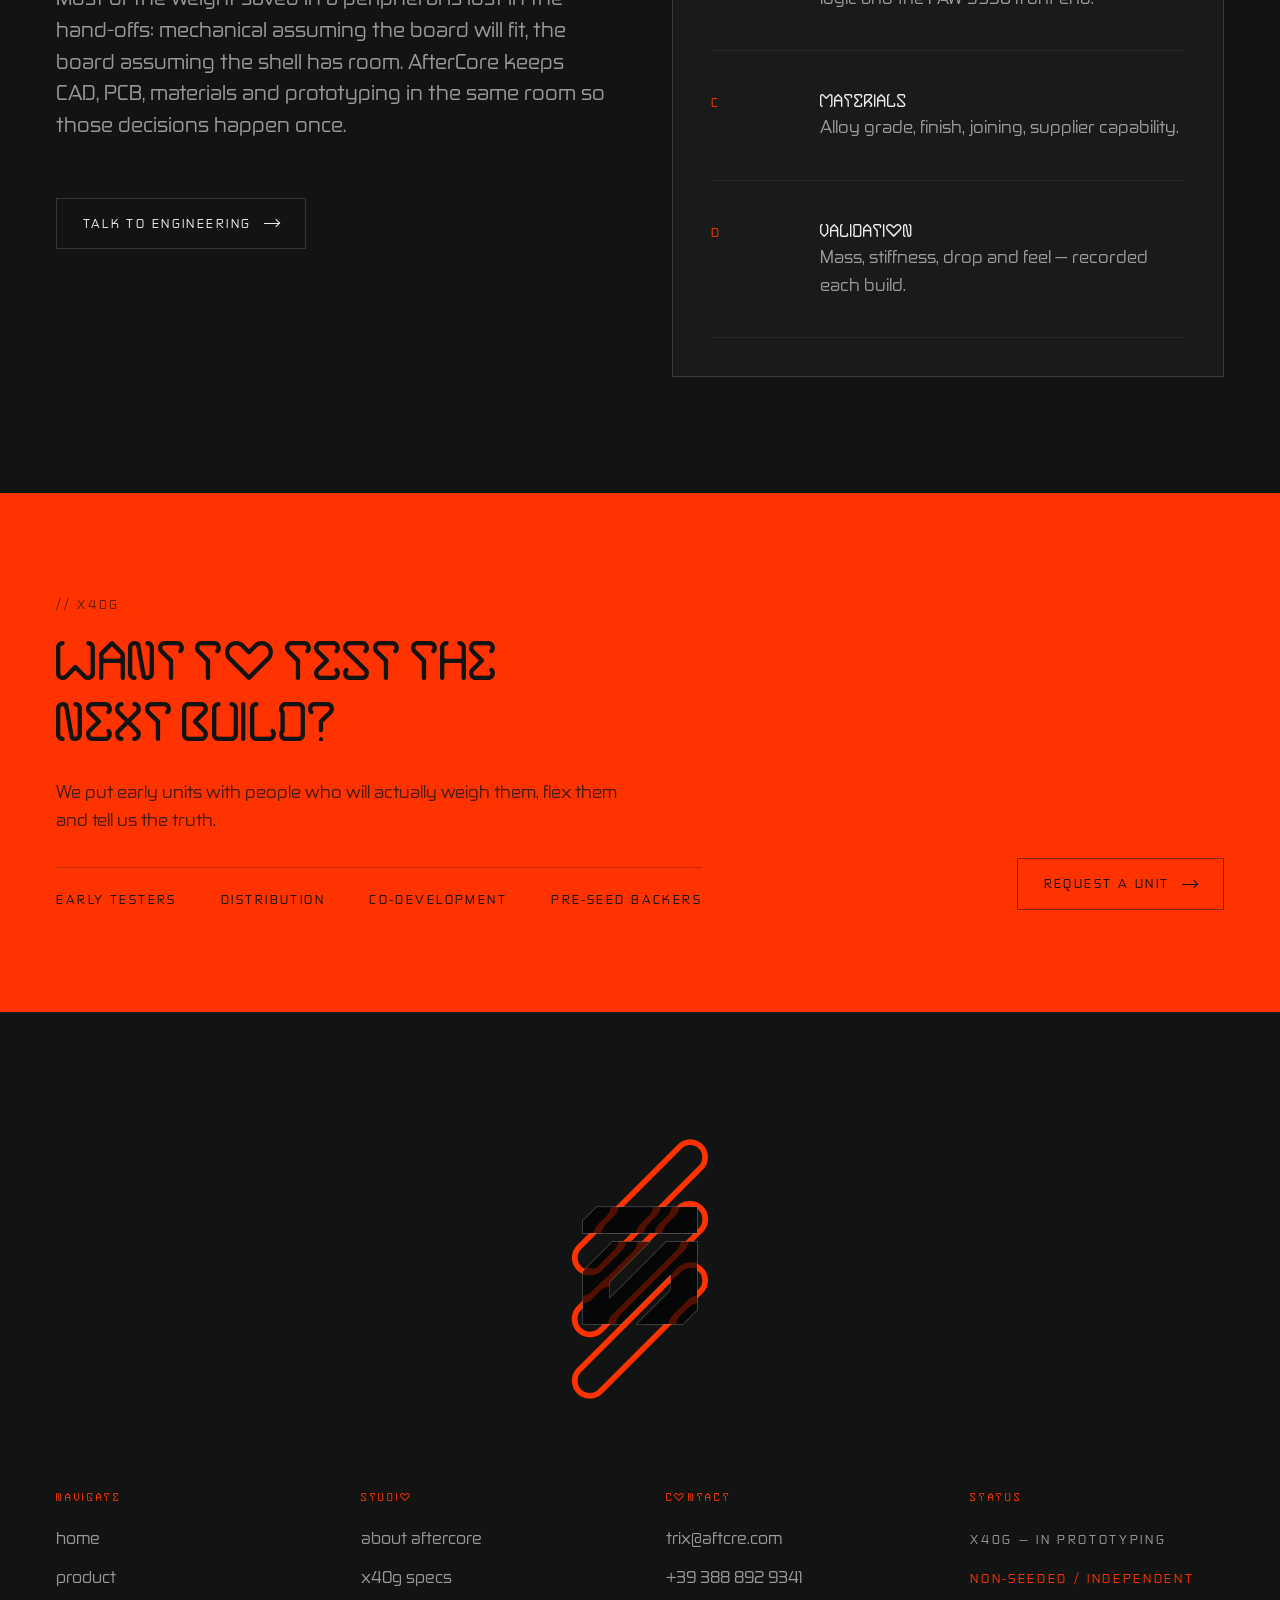
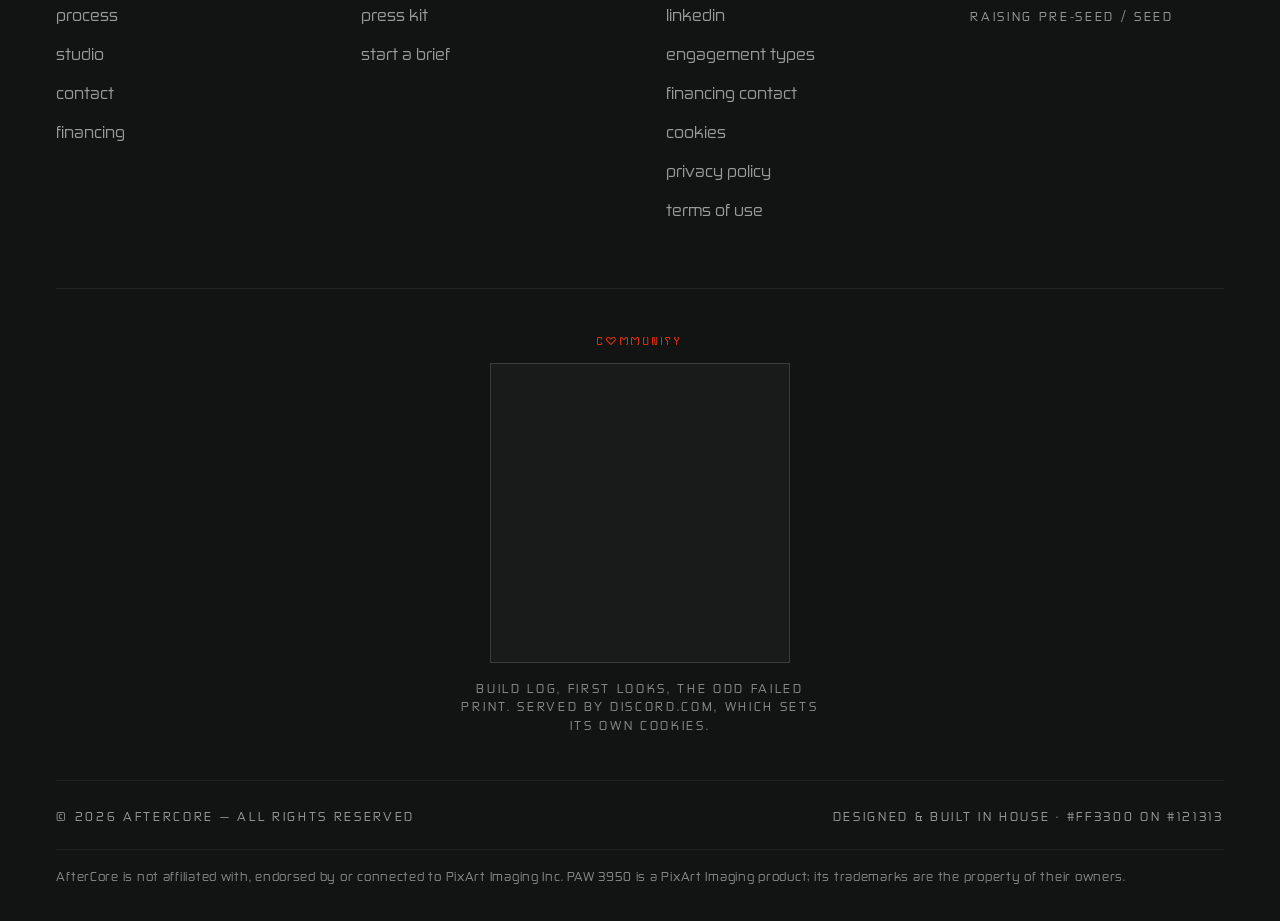
<file: products.html>
<!DOCTYPE html>
<html lang="en" class="no-js">
<head>
<meta charset="utf-8">
<meta name="viewport" content="width=device-width, initial-scale=1">
<title>X40G — AfterCore magnesium-alloy mouse</title>
<meta name="description" content="The AfterCore X40G: a 40 g performance mouse with a magnesium-alloy shell, FLARE magnetic switches, a PAW 3950 sensor at 8 kHz polling, an in-house PCB and a prototyping loop that runs CAD, materials and boards under one roof.">
<meta name="theme-color" content="#121313">
<meta property="og:title" content="X40G — AfterCore magnesium-alloy mouse">
<meta property="og:description" content="40 grams. Magnesium alloy shell. FLARE magnetic switches. PAW 3950 at 8 kHz.">
<meta property="og:type" content="website">
<meta property="og:url" content="https://aftcre.com/products.html">
<link rel="canonical" href="https://aftcre.com/products.html">
<meta property="og:image" content="https://aftcre.com/photos/og-aftercore.jpg">
<meta property="og:image:width" content="1200">
<meta property="og:image:height" content="630">
<meta property="og:image:alt" content="The AfterCore X40G printed circuit board, designed and routed in house">
<meta name="twitter:card" content="summary_large_image">
<meta name="twitter:image" content="https://aftcre.com/photos/og-aftercore.jpg">
<link rel="icon" href="favicon.ico" sizes="any">
<link rel="icon" href="logos/favicon-64.png" sizes="64x64" type="image/png">
<link rel="apple-touch-icon" href="logos/apple-touch-icon-180.png">
<link rel="preload" href="fonts/Aftcre%20Main.otf" as="font" type="font/otf" crossorigin>
<link rel="preload" href="fonts/Aftcre%20Standard.otf" as="font" type="font/otf" crossorigin>
<link rel="preload" href="fonts/Aftcre%20Secondary.otf" as="font" type="font/otf" crossorigin>
<link rel="stylesheet" href="styles.css">
<script>
/* js-capable marker; if main.js never boots, .rv content is revealed anyway */
document.documentElement.className = "js";
window.addEventListener("load", function () {
  if (!window.__aftercoreReady) document.documentElement.classList.remove("js");
});
</script>
</head>
<body>
<a class="skip" href="#main">skip to content</a>

<header class="hdr">
  <div class="hdr__inner">
    <a class="brand" href="index.html" aria-label="AfterCore — home">
      <img src="logos/AfterCore_logo_mini_for_dark_backgrounds.png" alt="AfterCore" width="843" height="1601">
    </a>
    <nav class="nav" aria-label="primary">
      <a href="products.html">product</a>
      <a href="process.html">process</a>
      <a href="studio.html">studio</a>
    </nav>
    <a class="btn btn--ghost" href="contact.html">contact <span class="arw" aria-hidden="true"></span></a>
    <button class="burger" type="button" aria-expanded="false" aria-controls="drawer" aria-label="menu">
      <span></span><span></span>
    </button>
  </div>
</header>

<div class="drawer" id="drawer">
  <nav aria-label="mobile">
    <a href="index.html"><span>01</span>home</a>
    <a href="products.html"><span>02</span>product</a>
    <a href="process.html"><span>03</span>process</a>
    <a href="studio.html"><span>04</span>studio</a>
    <a href="contact.html"><span>05</span>contact</a>
    <a href="financing.html"><span>06</span>financing</a>
  </nav>
  <div class="drawer__foot micro">
    <span>magnesium alloy peripherals</span>
    <span class="mark">40 g class</span>
  </div>
</div>

<main id="main">

  <!-- ============ SPLASH (nav stays up top) ============ -->
  <section class="splash splash--nav" aria-label="aftercore x40g">
    <img class="splash__mark" src="logos/AfterCore_logo_mini_for_dark_backgrounds.png" alt="AfterCore" width="843" height="1601" fetchpriority="high">
    <h1 class="splash__title">
      <span class="ln">x40g</span>
      <span class="splash__sub">FLARE · PAW 3950 · 8 khz</span>
    </h1>
    <figure class="splash__shot splash__shot--tall">
      <img src="photos/pcb-vertical.webp" alt="Vertical render of the X40G internal assembly" width="874" height="1563" fetchpriority="high">
    </figure>
    <div class="splash__cue" aria-hidden="true">
      <i></i> scroll
    </div>
  </section>

  <div class="page">

    <!-- ============ OVERVIEW ============ -->
    <section class="hero" id="overview" data-spy="overview">
      <div class="wrap">
        <div class="hero__intro">
          <nav class="crumbs" aria-label="breadcrumb">
            <a href="index.html">aftercore</a>
            <span class="crumbs__sep" aria-hidden="true">//</span>
            <span aria-current="page">product</span>
          </nav>
          <h2 class="sr-only">x40g overview</h2>
          <p class="tag rv">product / 001</p>
          <p class="lede rv" style="--d:60ms">
            A performance mouse built around one number: <span class="mark">forty grams</span>.
            Magnesium-alloy shell, FLARE magnetic switches, a <span class="mark">PAW 3950</span>
            sensor at <span class="mark">8 kHz polling</span>. Board designed in house and every
            revision weighed on the bench before it is called finished.
          </p>
          <div class="hero__meta micro rv" style="--d:120ms">
            <div><b>FLARE</b><span>magnetic switches</span></div>
            <div><b>paw 3950</b><span>optical sensor</span></div>
            <div><b>8 kHz</b><span>polling rate</span></div>
            <div><b>40 g</b><span>weight target</span></div>
            <div><b>mg alloy</b><span>shell material</span></div>
            <div><b>prototype</b><span>current stage</span></div>
          </div>
        </div>
      </div>
    </section>

    <!-- ============ BOARD SHOT ============ -->
    <section class="section">
      <div class="wrap">
        <figure class="frame rv" style="margin:0">
          <img src="photos/pcb-horizontal.webp" alt="Horizontal render of the X40G printed circuit board designed in house by AfterCore" width="1516" height="990">
          <figcaption class="frame__cap micro">
            <span>pcb / routed in house to the shell outline</span>
            <span class="mark">no off-the-shelf board</span>
          </figcaption>
        </figure>
      </div>
    </section>

    <!-- ============ SPECS ============ -->
    <section class="section" id="specs" data-spy="specs">
      <div class="wrap">
        <div class="section-head">
          <div class="rv">
            <p class="tag">specification</p>
            <h2>what is<br>known today</h2>
          </div>
          <p class="lede rv" style="--d:80ms">
            Published numbers only. The full specification lands when the design is frozen —
            until then every claim here is one we can back with a part.
          </p>
        </div>

        <div class="split split--top">
          <dl class="specs rv">
            <div class="specs__row"><dt>target weight</dt><dd>40 <span>g</span></dd></div>
            <div class="specs__row"><dt>shell</dt><dd>magnesium alloy</dd></div>
            <div class="specs__row"><dt>switches</dt><dd>FLARE <span>magnetic sensors</span></dd></div>
            <div class="specs__row"><dt>sensor</dt><dd>PAW 3950</dd></div>
            <div class="specs__row"><dt>polling</dt><dd>8 kHz</dd></div>
            <div class="specs__row"><dt>architecture</dt><dd>in-house pcb</dd></div>
            <div class="specs__row"><dt>disciplines</dt><dd>cad / pcb / materials / proto</dd></div>
            <div class="specs__row"><dt>stage</dt><dd>prototyping</dd></div>
            <div class="specs__row"><dt>funding</dt><dd>independent <span>raising pre-seed</span></dd></div>
          </dl>

          <div class="rv" style="--d:80ms">
            <h3 style="margin-bottom:22px">constraints we design against</h3>
            <ul class="list">
              <li><span>Weight budget is fixed first — grams are allocated before geometry exists.</span></li>
              <li><span>Stiffness comes from section shape and alloy, not from adding material.</span></li>
              <li><span>The board outline is drawn with the shell, not dropped in afterwards.</span></li>
              <li><span>Switches are FLARE — actuation measured magnetically, never worn by contact.</span></li>
              <li><span>The sensor front-end is a PAW 3950 running at 8 kHz polling.</span></li>
              <li><span>Every revision is weighed and handled; numbers on screen do not count.</span></li>
              <li><span>Parts must be manufacturable at volume, not just machinable once.</span></li>
            </ul>
            <p class="micro legal-note">
              PAW 3950 is a PixArt Imaging product. AfterCore is not affiliated with, endorsed by
              or connected to PixArt Imaging Inc.; all trademarks belong to their owners.
            </p>
          </div>
        </div>
      </div>
    </section>

    <!-- ============ FLARE ============ -->
    <section class="section" id="flare" data-spy="flare">
      <div class="wrap">
        <div class="section-head">
          <div class="rv">
            <p class="tag">switches</p>
            <h2>FLARE //<br>no contacts</h2>
          </div>
          <p class="lede rv" style="--d:80ms">
            FLARE — <span class="mark">Force Linear Adaptive Regulable Engine</span>. Actuation is
            measured, not sprung: a magnet moves past a sensor on the board and the switch position
            is read electrically — nothing rubs, nothing browns out, and the actuation point stays a
            setting instead of a tolerance that drifts.
          </p>
        </div>

        <figure class="frame rv" style="margin:0 auto; max-width:min(100%, 900px); --d:80ms">
          <img src="photos/flare-mechanism.webp" alt="Internal mechanism of the FLARE magnetic sensor switch used in the AfterCore X40G" width="1494" height="1052" loading="lazy">
          <figcaption class="frame__cap micro">
            <span>FLARE / internal mechanism</span>
            <span class="mark">paw 3950 · 8 kHz</span>
          </figcaption>
        </figure>
      </div>
    </section>

    <!-- ============ ENGINEERING NOTES ============ -->
    <section class="section" id="notes" data-spy="engineering">
      <div class="wrap">
        <div class="section-head">
          <div class="rv">
            <p class="tag">engineering notes</p>
            <h2>where the<br>grams go</h2>
          </div>
          <p class="lede rv" style="--d:80ms">
            Four decisions carry most of the mass story. Each one is owned by the same team
            from sketch to measured part.
          </p>
        </div>

        <div class="cards">
          <article class="card rv">
            <span class="card__num">01 / alloy</span>
            <h3>magnesium first</h3>
            <p>Lower density than aluminium with usable stiffness — the reason a 40-gram shell is a geometry problem instead of a wish.</p>
          </article>
          <article class="card rv" style="--d:70ms">
            <span class="card__num">02 / structure</span>
            <h3>ribs, not wall</h3>
            <p>Wall thickness stays thin and uniform; stiffness is bought with ribs, radii and where the section changes.</p>
          </article>
          <article class="card rv" style="--d:140ms">
            <span class="card__num">03 / board</span>
            <h3>routed to fit</h3>
            <p>Outline, mounting and connector placement follow the shell model, so no bracket exists to carry the board — the FLARE sense circuits and the PAW 3950 sit where the fingers expect them.</p>
          </article>
          <article class="card rv" style="--d:210ms">
            <span class="card__num">04 / loop</span>
            <h3>measure weekly</h3>
            <p>Printed and machined parts alternate with real boards. Mass and stiffness are recorded on every build.</p>
          </article>
        </div>
      </div>
    </section>

    <!-- ============ PRINCIPLES / METHOD ============ -->
    <section class="section" id="method" data-spy="method">
      <div class="wrap">
        <div class="split">
          <div class="rv">
            <p class="tag">method</p>
            <h2>one model,<br>four disciplines</h2>
            <p class="lede" style="margin-top:26px">
              Most of the weight saved in a peripheral is lost in the hand-offs: mechanical
              assuming the board will fit, the board assuming the shell has room. AfterCore keeps
              CAD, PCB, materials and prototyping in the same room so those decisions happen once.
            </p>
            <a class="btn btn--ghost" href="contact.html" style="margin-top:34px">talk to engineering <span class="arw" aria-hidden="true"></span></a>
          </div>

          <div class="panel rv" style="--d:80ms">
            <p class="micro micro--acc" style="margin-bottom:22px">// workstreams</p>
            <div class="feature" style="border-top:0">
              <div class="feature__row" style="grid-template-columns:70px minmax(0,1fr)">
                <span class="idx">A</span>
                <div><h3>mechanical</h3><p style="color:var(--dim)">Shell, structure, tolerance stack, fastening strategy.</p></div>
              </div>
              <div class="feature__row" style="grid-template-columns:70px minmax(0,1fr)">
                <span class="idx">B</span>
                <div><h3>electronics</h3><p style="color:var(--dim)">Board outline, routing, the FLARE sensing logic and the PAW 3950 front-end.</p></div>
              </div>
              <div class="feature__row" style="grid-template-columns:70px minmax(0,1fr)">
                <span class="idx">C</span>
                <div><h3>materials</h3><p style="color:var(--dim)">Alloy grade, finish, joining, supplier capability.</p></div>
              </div>
              <div class="feature__row" style="grid-template-columns:70px minmax(0,1fr)">
                <span class="idx">D</span>
                <div><h3>validation</h3><p style="color:var(--dim)">Mass, stiffness, drop and feel — recorded each build.</p></div>
              </div>
            </div>
          </div>
        </div>
      </div>
    </section>

    <!-- ============ CTA ============ -->
    <section class="cta">
      <div class="wrap cta__inner">
        <div>
          <p class="micro" style="color:rgba(18,19,19,.7); margin:0 0 18px">// x40g</p>
          <h2>want to test the next build?</h2>
          <p>We put early units with people who will actually weigh them, flex them and tell us the truth.</p>
          <div class="cta__meta">
            <span>early testers</span>
            <span>distribution</span>
            <span>co-development</span>
            <span>pre-seed backers</span>
          </div>
        </div>
        <a class="btn" href="contact.html">request a unit <span class="arw" aria-hidden="true"></span></a>
      </div>
    </section>

  </div>
</main>

<footer class="ftr">
  <div class="wrap">
    <div class="ftr__logo">
      <img src="logos/AfterCore_logo_mini_for_dark_backgrounds.png" alt="AfterCore" width="843" height="1601" loading="lazy">
    </div>
    <div class="ftr__cols">
      <div>
        <h4>navigate</h4>
        <ul>
          <li><a href="index.html">home</a></li>
          <li><a href="products.html">product</a></li>
          <li><a href="process.html">process</a></li>
          <li><a href="studio.html">studio</a></li>
          <li><a href="contact.html">contact</a></li>
          <li><a href="financing.html">financing</a></li>
        </ul>
      </div>
      <div>
        <h4>studio</h4>
        <ul>
          <li><a href="studio.html">about aftercore</a></li>
          <li><a href="products.html#specs">x40g specs</a></li>
          <li><a href="press.html">press kit</a></li>
          <li><a href="contact.html#brief">start a brief</a></li>
        </ul>
      </div>
      <div>
        <h4>contact</h4>
        <ul>
          <li><a href="mailto:trix@aftcre.com">trix@aftcre.com</a></li>
          <li><a href="tel:+393888929341">+39 388 892 9341</a></li>
          <li><a href="https://www.linkedin.com/in/tristano-rigoli-aftcre" target="_blank" rel="me noopener">linkedin</a></li>
          <li><a href="contact.html#info">engagement types</a></li>
          <li><a href="financing.html#contact">financing contact</a></li>
          <li><a href="#" data-cookie-again>cookies</a></li>
          <li><a href="privacy.html">privacy policy</a></li>
          <li><a href="terms.html">terms of use</a></li>
        </ul>
      </div>
      <div>
        <h4>status</h4>
        <ul>
          <li><span class="micro">x40g — in prototyping</span></li>
          <li><span class="micro mark">non-seeded / independent</span></li>
          <li><span class="micro">raising pre-seed / seed</span></li>
        </ul>
      </div>
    </div>
    <div class="ftr__discord">
      <h4>community</h4>
      <iframe class="discord__frame" width="300" height="300" loading="lazy" referrerpolicy="no-referrer" allowtransparency="true" frameborder="0" sandbox="allow-popups allow-popups-to-escape-sandbox allow-same-origin allow-scripts" src="https://discord.com/widget?id=1450395484907638948&amp;theme=dark" title="AfterCore on Discord"></iframe>
      <p class="micro discord__note">build log, first looks, the odd failed print. served by discord.com, which sets its own cookies.</p>
    </div>
    <div class="ftr__bot micro">
      <span>© <span data-year>2026</span> aftercore — all rights reserved</span>
      <span>designed &amp; built in house · #FF3300 on #121313</span>
    </div>
    <div class="ftr__legal micro">
      AfterCore is not affiliated with, endorsed by or connected to PixArt Imaging Inc.
      PAW 3950 is a PixArt Imaging product; its trademarks are the property of their owners.
    </div>
  </div>
</footer>

<div class="cookiebar" role="dialog" aria-label="cookie preferences" aria-describedby="cookiebar-text" hidden>
  <div class="cookiebar__txt">
    <p class="micro micro--acc" style="margin:0 0 6px">// cookies</p>
    <p id="cookiebar-text">AfterCore itself sets no advertising or tracking cookies. Google Analytics 4 runs
      with storage denied by default — no cookies, no identifier — until you accept; the Discord server widget in the footer is served by discord.com and sets its own cookies. Essential local
      storage remembers your choice. See the <a href="privacy.html">privacy policy</a> and
      <a href="terms.html">terms of use</a>.</p>
  </div>
  <div class="cookiebar__actions">
    <button class="btn btn--ghost" type="button" data-cookie-decline>decline</button>
    <button class="btn btn--primary" type="button" data-cookie-ok>accept analytics <span class="arw" aria-hidden="true"></span></button>
  </div>
</div>

<!-- Google tag (gtag.js) + Consent Mode v2 — analytics stays storage-denied until the visitor accepts; advertising stays denied either way -->
<script>
window.AFTERCORE_GA_ID = "G-R75Y8NCJ14";
window.dataLayer = window.dataLayer || [];
function gtag(){ window.dataLayer.push(arguments); }
(function () {
  var granted = false;
  try {
    granted = localStorage.getItem("aftercore_consent_v1") === "granted" ||
              localStorage.getItem("aftercore_cookies_v1") === "1";
  } catch (e) { /* storage blocked, e.g. private mode */ }
  gtag("consent", "default", {
    ad_storage: "denied",
    ad_user_data: "denied",
    ad_personalization: "denied",
    analytics_storage: granted ? "granted" : "denied",
    wait_for_update: 500
  });
  if (!window.AFTERCORE_GA_ID) return;
  gtag("js", new Date());
  gtag("config", window.AFTERCORE_GA_ID);
  var s = document.createElement("script");
  s.async = true;
  s.src = "https://www.googletagmanager.com/gtag/js?id=" + encodeURIComponent(window.AFTERCORE_GA_ID);
  document.head.appendChild(s);
})();
</script>
<script src="main.js" defer></script>
</body>
</html>
</file>
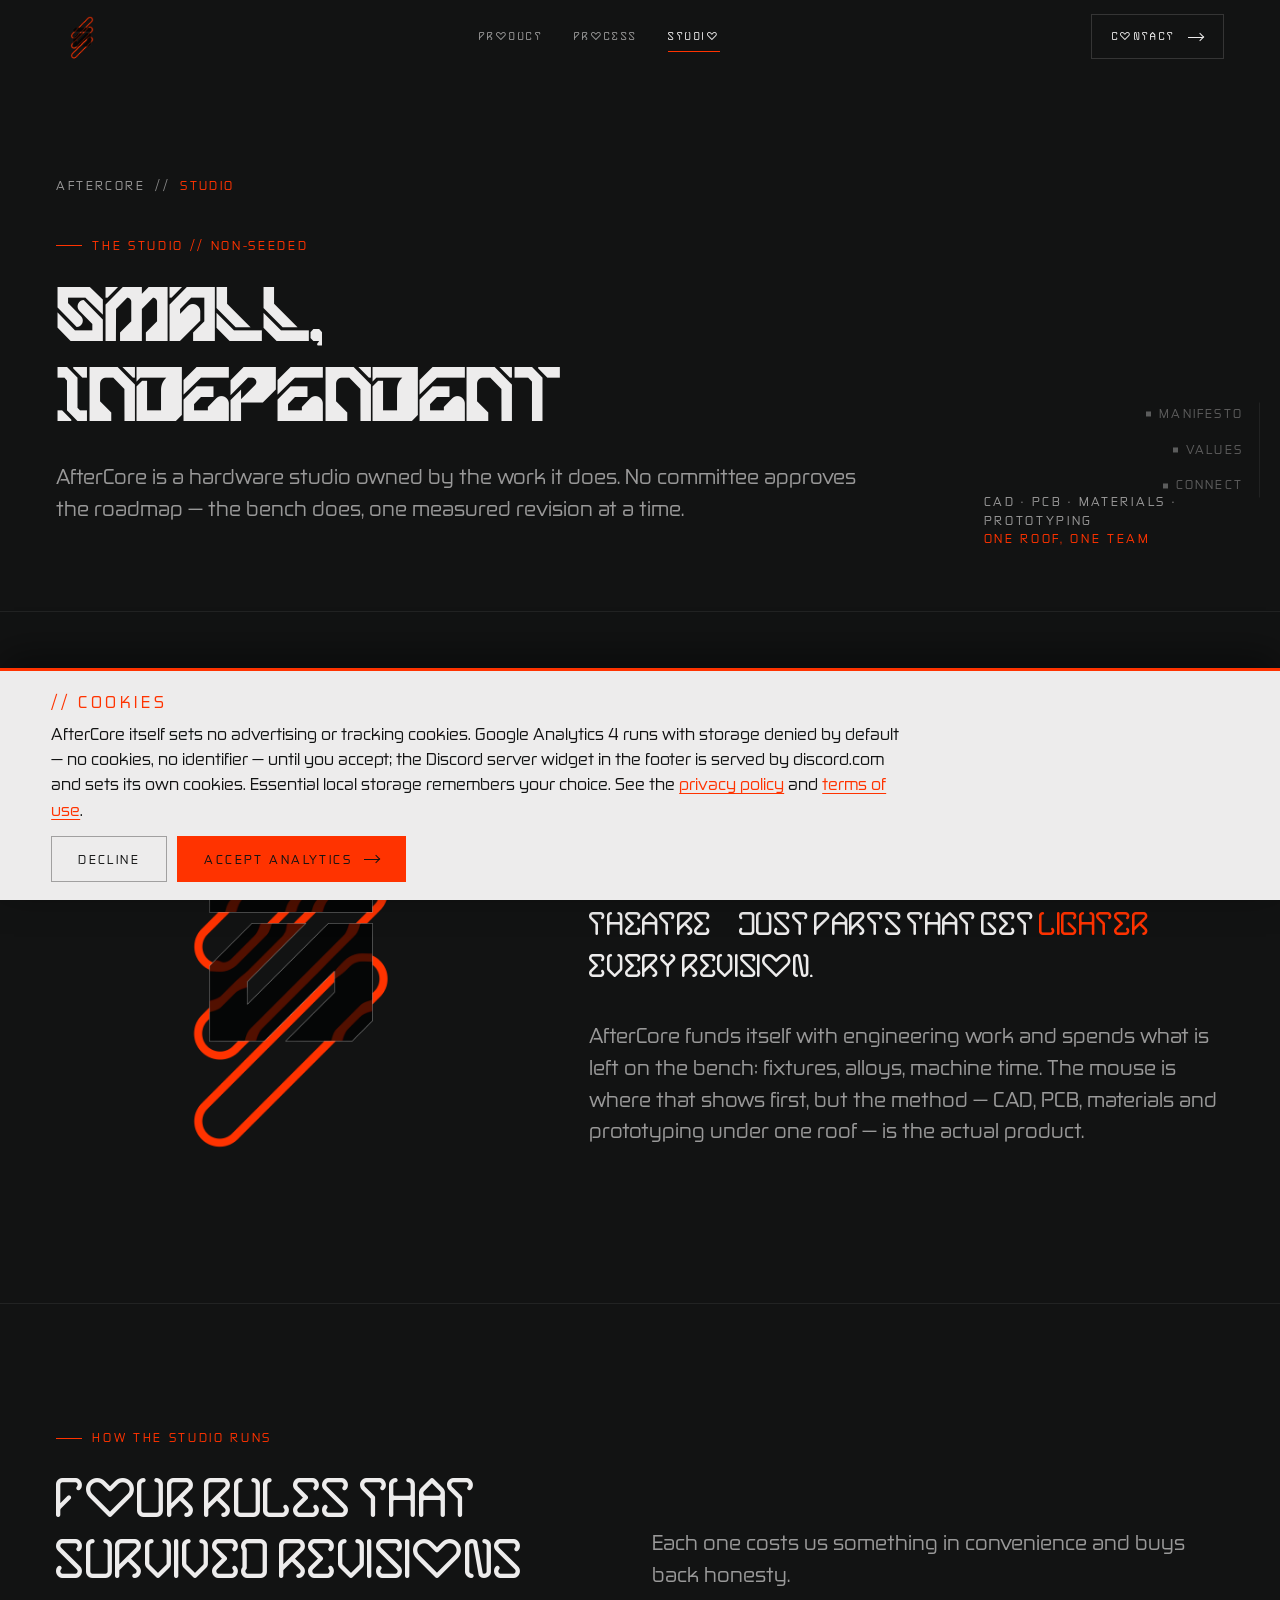
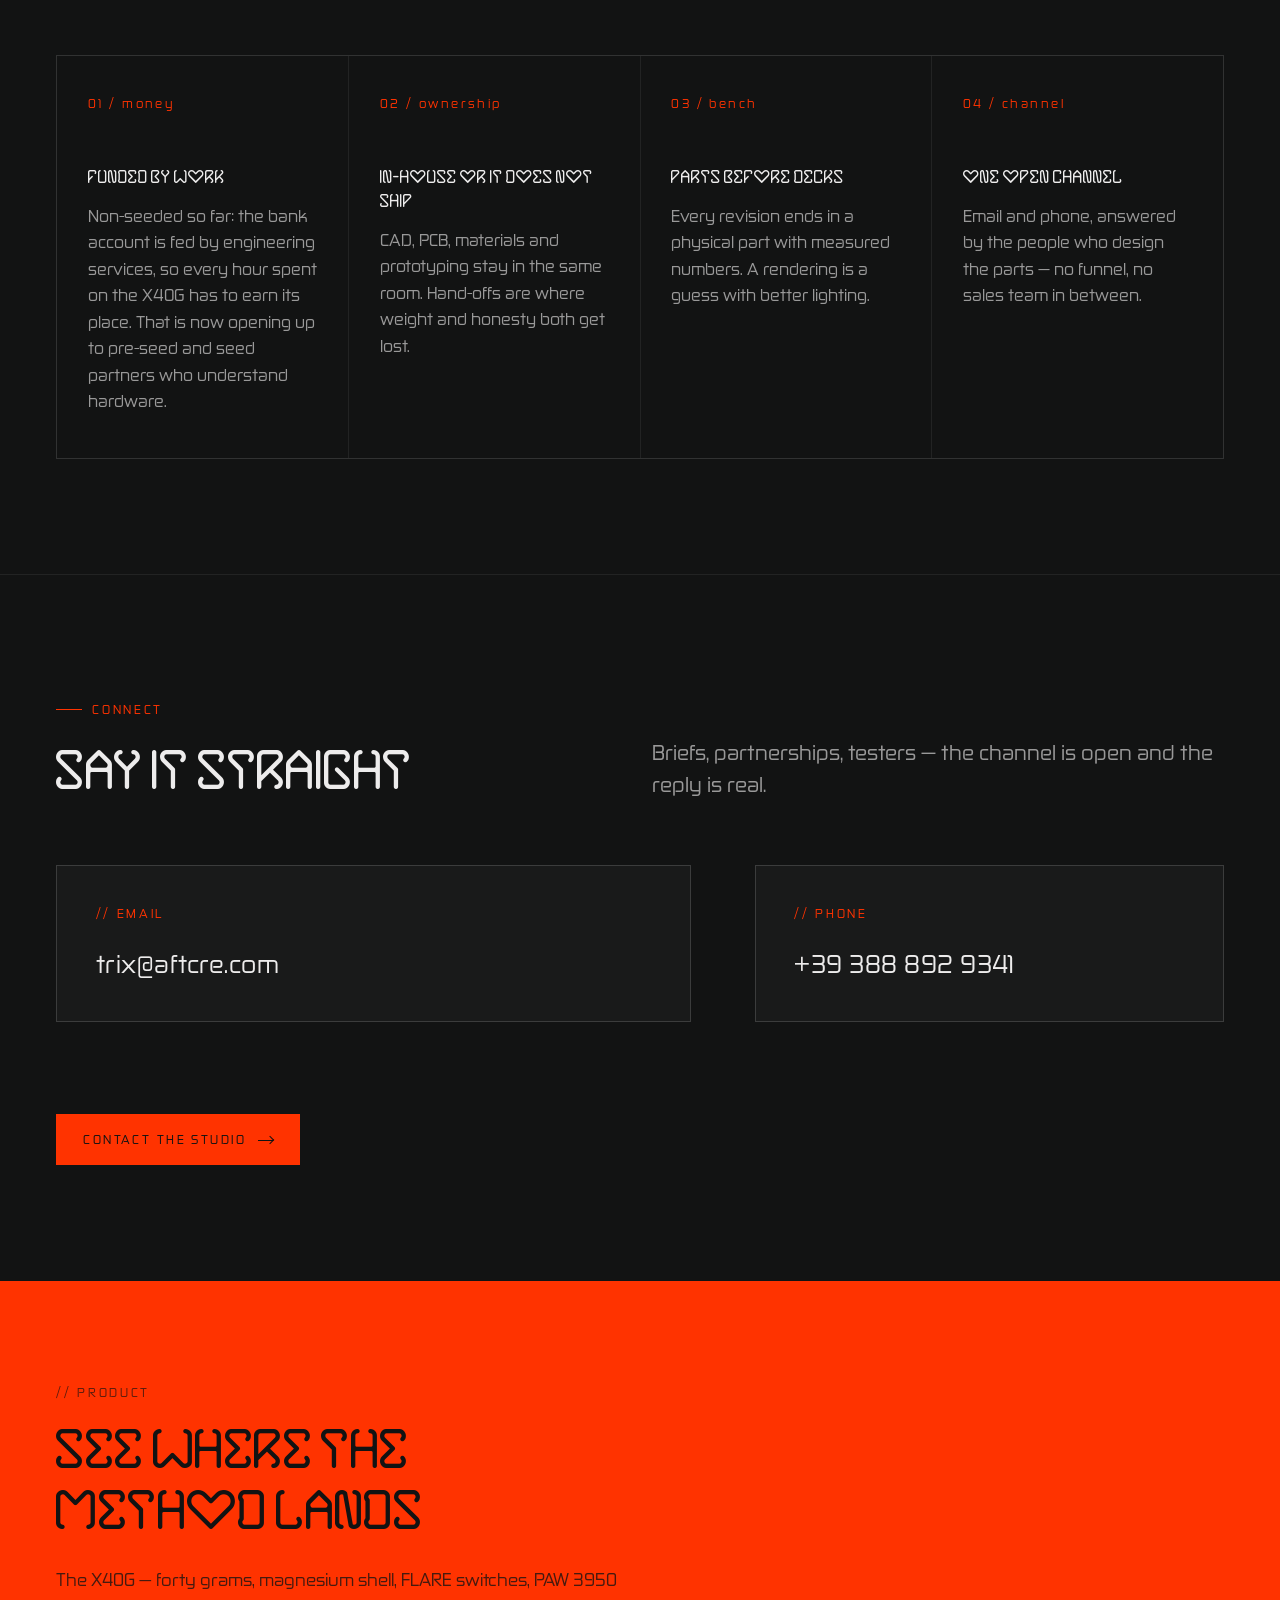
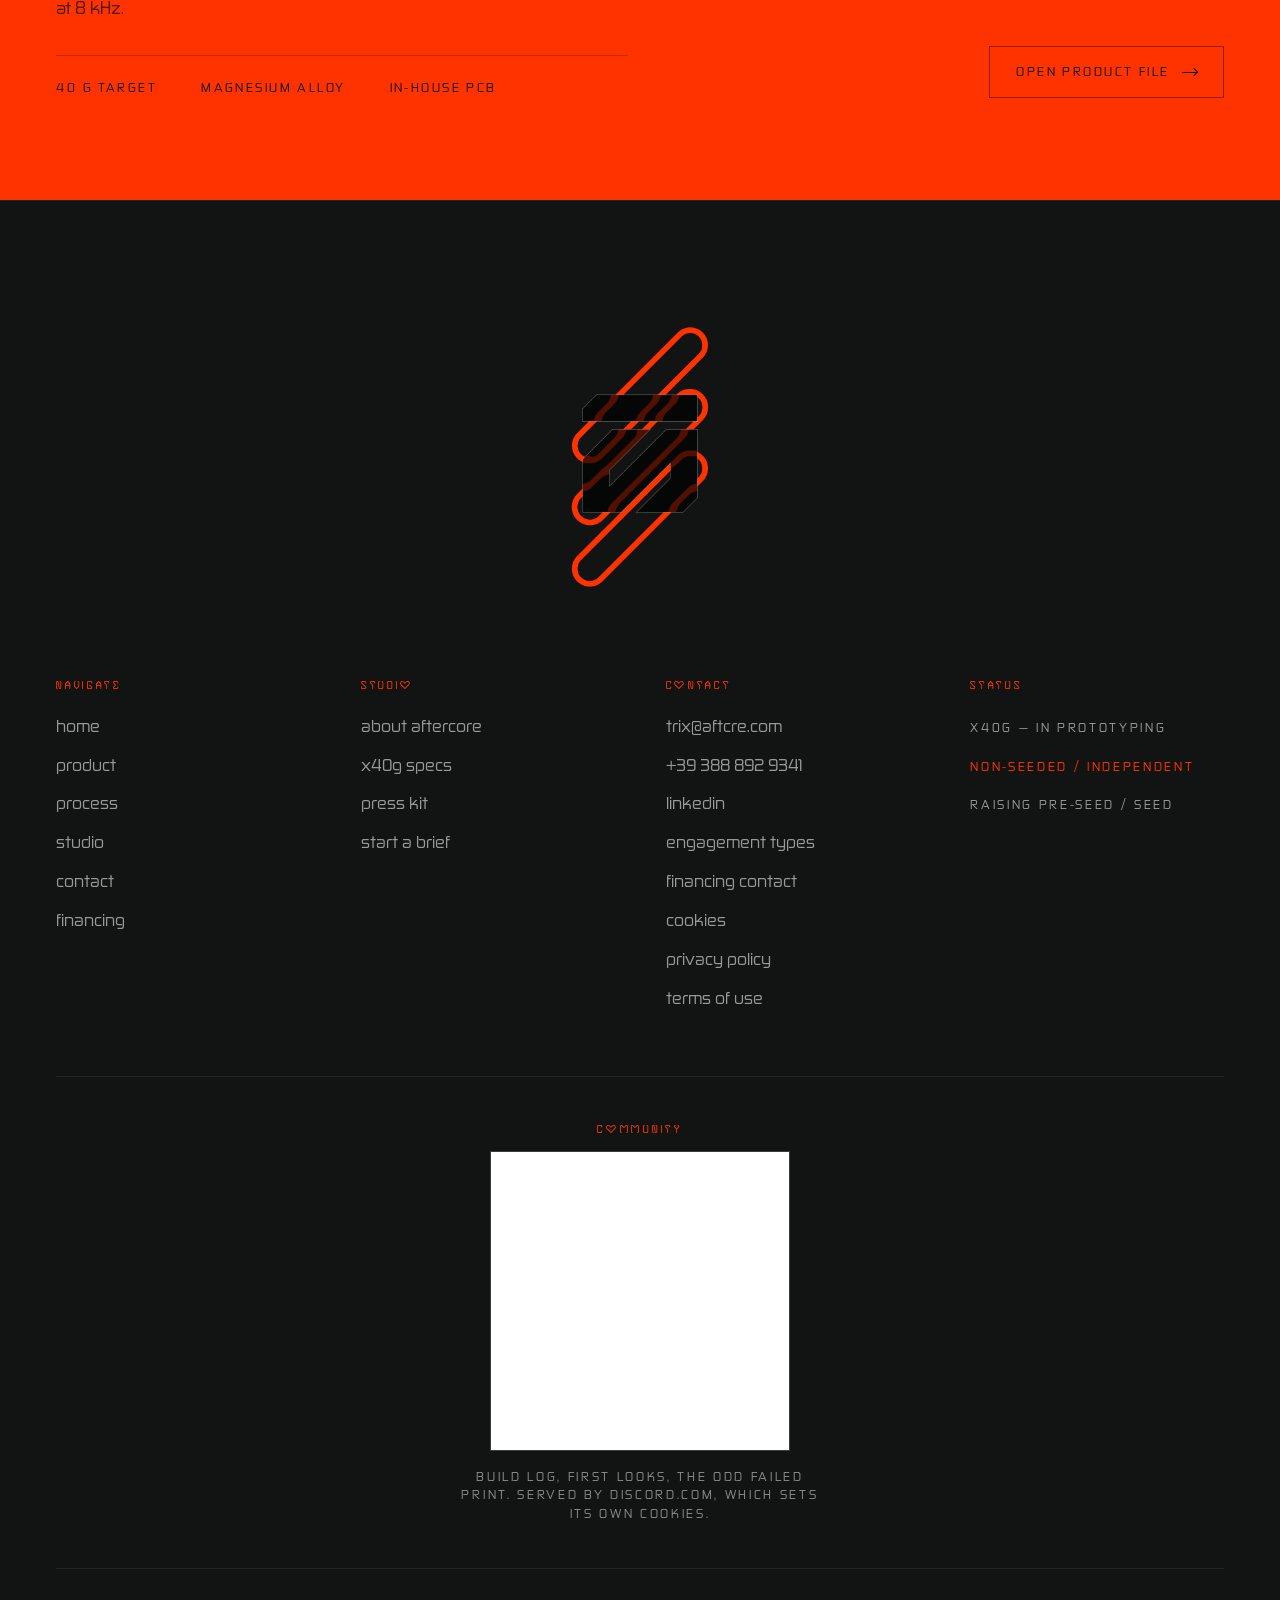
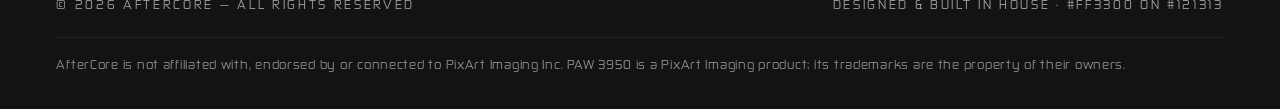
<file: studio.html>
<!DOCTYPE html>
<html lang="en" class="no-js">
<head>
<meta charset="utf-8">
<meta name="viewport" content="width=device-width, initial-scale=1">
<title>Studio — AfterCore</title>
<meta name="description" content="AfterCore is a non-seeded hardware studio: CAD, PCB, materials and rapid prototyping under one roof, building ultra-lightweight magnesium peripherals like the 40 g X40G.">
<meta name="theme-color" content="#121313">
<meta property="og:title" content="Studio — AfterCore">
<meta property="og:description" content="A small, non-seeded hardware studio. Parts that get lighter every revision.">
<meta property="og:type" content="website">
<meta property="og:url" content="https://aftcre.com/studio.html">
<link rel="canonical" href="https://aftcre.com/studio.html">
<meta property="og:image" content="https://aftcre.com/photos/og-aftercore.jpg">
<meta property="og:image:width" content="1200">
<meta property="og:image:height" content="630">
<meta property="og:image:alt" content="The AfterCore X40G printed circuit board, designed and routed in house">
<meta name="twitter:card" content="summary_large_image">
<meta name="twitter:image" content="https://aftcre.com/photos/og-aftercore.jpg">
<link rel="icon" href="favicon.ico" sizes="any">
<link rel="icon" href="logos/favicon-64.png" sizes="64x64" type="image/png">
<link rel="apple-touch-icon" href="logos/apple-touch-icon-180.png">
<link rel="preload" href="fonts/Aftcre%20Main.otf" as="font" type="font/otf" crossorigin>
<link rel="preload" href="fonts/Aftcre%20Standard.otf" as="font" type="font/otf" crossorigin>
<link rel="preload" href="fonts/Aftcre%20Secondary.otf" as="font" type="font/otf" crossorigin>
<link rel="stylesheet" href="styles.css">
<script>
/* js-capable marker; if main.js never boots, .rv content is revealed anyway */
document.documentElement.className = "js";
window.addEventListener("load", function () {
  if (!window.__aftercoreReady) document.documentElement.classList.remove("js");
});
</script>
</head>
<body>
<a class="skip" href="#main">skip to content</a>

<header class="hdr">
  <div class="hdr__inner">
    <a class="brand" href="index.html" aria-label="AfterCore — home">
      <img src="logos/AfterCore_logo_mini_for_dark_backgrounds.png" alt="AfterCore" width="843" height="1601">
    </a>
    <nav class="nav" aria-label="primary">
      <a href="products.html">product</a>
      <a href="process.html">process</a>
      <a href="studio.html" aria-current="page">studio</a>
    </nav>
    <a class="btn btn--ghost" href="contact.html">contact <span class="arw" aria-hidden="true"></span></a>
    <button class="burger" type="button" aria-expanded="false" aria-controls="drawer" aria-label="menu">
      <span></span><span></span>
    </button>
  </div>
</header>

<div class="drawer" id="drawer">
  <nav aria-label="mobile">
    <a href="index.html"><span>01</span>home</a>
    <a href="products.html"><span>02</span>product</a>
    <a href="process.html"><span>03</span>process</a>
    <a href="studio.html"><span>04</span>studio</a>
    <a href="contact.html"><span>05</span>contact</a>
    <a href="financing.html"><span>06</span>financing</a>
  </nav>
  <div class="drawer__foot micro">
    <span>magnesium alloy peripherals</span>
    <span class="mark">40 g class</span>
  </div>
</div>

<main id="main">

  <!-- ============ PAGE HEAD ============ -->
  <section class="phead">
    <div class="wrap">
      <nav class="crumbs" aria-label="breadcrumb">
        <a href="index.html">aftercore</a>
        <span class="crumbs__sep" aria-hidden="true">//</span>
        <span aria-current="page">studio</span>
      </nav>
      <p class="tag rv">the studio // non-seeded</p>
      <h1 class="rv" style="--d:60ms">small,<br>independent</h1>
      <div class="phead__row">
        <p class="lede rv" style="--d:120ms">
          AfterCore is a hardware studio owned by the work it does. No committee approves the
          roadmap — the bench does, one measured revision at a time.
        </p>
        <p class="micro rv" style="--d:160ms; max-width:30ch">
          cad · pcb · materials · prototyping<br>
          <span class="mark">one roof, one team</span>
        </p>
      </div>
    </div>
  </section>

  <!-- ============ MANIFESTO ============ -->
  <section class="section manifesto" id="manifesto" data-spy="manifesto">
    <div class="wrap">
      <div class="manifesto__grid">
        <div class="manifesto__mark rv">
          <img src="logos/AfterCore_logo_mini_for_dark_backgrounds.png" alt="AfterCore mark" width="843" height="1601" loading="lazy">
        </div>
        <div>
          <p class="tag rv">manifesto</p>
          <blockquote class="rv" style="--d:80ms">
            we are a small, <em>non-seeded</em> hardware studio. no committee, no roadmap theatre —
            just parts that get <em>lighter</em> every revision.
          </blockquote>
          <p class="lede rv" style="--d:140ms; margin-top:32px">
            AfterCore funds itself with engineering work and spends what is left on the bench:
            fixtures, alloys, machine time. The mouse is where that shows first, but the method —
            CAD, PCB, materials and prototyping under one roof — is the actual product.
          </p>
        </div>
      </div>
    </div>
  </section>

  <!-- ============ VALUES ============ -->
  <section class="section" id="values" data-spy="values">
    <div class="wrap">
      <div class="section-head">
        <div class="rv">
          <p class="tag">how the studio runs</p>
          <h2>four rules that<br>survived revisions</h2>
        </div>
        <p class="lede rv" style="--d:80ms">
          Each one costs us something in convenience and buys back honesty.
        </p>
      </div>

      <div class="cards">
        <article class="card rv">
          <span class="card__num">01 / money</span>
          <h3>funded by work</h3>
          <p>Non-seeded so far: the bank account is fed by engineering services, so every hour
            spent on the X40G has to earn its place. That is now opening up to pre-seed and seed
            partners who understand hardware.</p>
        </article>
        <article class="card rv" style="--d:70ms">
          <span class="card__num">02 / ownership</span>
          <h3>in-house or it does not ship</h3>
          <p>CAD, PCB, materials and prototyping stay in the same room. Hand-offs are where weight
            and honesty both get lost.</p>
        </article>
        <article class="card rv" style="--d:140ms">
          <span class="card__num">03 / bench</span>
          <h3>parts before decks</h3>
          <p>Every revision ends in a physical part with measured numbers. A rendering is a guess
            with better lighting.</p>
        </article>
        <article class="card rv" style="--d:210ms">
          <span class="card__num">04 / channel</span>
          <h3>one open channel</h3>
          <p>Email and phone, answered by the people who design the parts — no funnel,
            no sales team in between.</p>
        </article>
      </div>
    </div>
  </section>

  <!-- ============ CONNECT ============ -->
  <section class="section" id="connect" data-spy="connect">
    <div class="wrap">
      <div class="section-head">
        <div class="rv">
          <p class="tag">connect</p>
          <h2>say it straight</h2>
        </div>
        <p class="lede rv" style="--d:80ms">
          Briefs, partnerships, testers — the channel is open and the reply is real.
        </p>
      </div>

      <div class="contact__grid">
        <div class="panel rv">
          <p class="micro micro--acc" style="margin-bottom:20px">// email</p>
          <a class="contact-link" href="mailto:trix@aftcre.com">trix@aftcre.com</a>
        </div>
        <div class="panel rv" style="--d:80ms">
          <p class="micro micro--acc" style="margin-bottom:20px">// phone</p>
          <a class="contact-link" href="tel:+393888929341">+39 388 892 9341</a>
        </div>
      </div>

      <p class="micro rv" style="--d:160ms; margin-top:26px">
        led by tristano rigoli ·
        <a href="https://www.linkedin.com/in/tristano-rigoli-aftcre" target="_blank" rel="me noopener" style="color:var(--acc)">linkedin</a>
      </p>

      <a class="btn btn--primary" href="contact.html" style="margin-top:34px">contact the studio <span class="arw" aria-hidden="true"></span></a>
    </div>
  </section>

  <!-- ============ CTA ============ -->
  <section class="cta">
    <div class="wrap cta__inner">
      <div>
        <p class="micro" style="color:rgba(18,19,19,.7); margin:0 0 18px">// product</p>
        <h2>see where the method lands</h2>
        <p>The X40G — forty grams, magnesium shell, FLARE switches, PAW 3950 at 8 kHz.</p>
        <div class="cta__meta">
          <span>40 g target</span>
          <span>magnesium alloy</span>
          <span>in-house pcb</span>
        </div>
      </div>
      <a class="btn" href="products.html">open product file <span class="arw" aria-hidden="true"></span></a>
    </div>
  </section>

</main>

<footer class="ftr">
  <div class="wrap">
    <div class="ftr__logo">
      <img src="logos/AfterCore_logo_mini_for_dark_backgrounds.png" alt="AfterCore" width="843" height="1601" loading="lazy">
    </div>
    <div class="ftr__cols">
      <div>
        <h4>navigate</h4>
        <ul>
          <li><a href="index.html">home</a></li>
          <li><a href="products.html">product</a></li>
          <li><a href="process.html">process</a></li>
          <li><a href="studio.html">studio</a></li>
          <li><a href="contact.html">contact</a></li>
          <li><a href="financing.html">financing</a></li>
        </ul>
      </div>
      <div>
        <h4>studio</h4>
        <ul>
          <li><a href="studio.html">about aftercore</a></li>
          <li><a href="products.html#specs">x40g specs</a></li>
          <li><a href="press.html">press kit</a></li>
          <li><a href="contact.html#brief">start a brief</a></li>
        </ul>
      </div>
      <div>
        <h4>contact</h4>
        <ul>
          <li><a href="mailto:trix@aftcre.com">trix@aftcre.com</a></li>
          <li><a href="tel:+393888929341">+39 388 892 9341</a></li>
          <li><a href="https://www.linkedin.com/in/tristano-rigoli-aftcre" target="_blank" rel="me noopener">linkedin</a></li>
          <li><a href="contact.html#info">engagement types</a></li>
          <li><a href="financing.html#contact">financing contact</a></li>
          <li><a href="#" data-cookie-again>cookies</a></li>
          <li><a href="privacy.html">privacy policy</a></li>
          <li><a href="terms.html">terms of use</a></li>
        </ul>
      </div>
      <div>
        <h4>status</h4>
        <ul>
          <li><span class="micro">x40g — in prototyping</span></li>
          <li><span class="micro mark">non-seeded / independent</span></li>
          <li><span class="micro">raising pre-seed / seed</span></li>
        </ul>
      </div>
    </div>
    <div class="ftr__discord">
      <h4>community</h4>
      <iframe class="discord__frame" width="300" height="300" loading="lazy" referrerpolicy="no-referrer" allowtransparency="true" frameborder="0" sandbox="allow-popups allow-popups-to-escape-sandbox allow-same-origin allow-scripts" src="https://discord.com/widget?id=1450395484907638948&amp;theme=dark" title="AfterCore on Discord"></iframe>
      <p class="micro discord__note">build log, first looks, the odd failed print. served by discord.com, which sets its own cookies.</p>
    </div>
    <div class="ftr__bot micro">
      <span>© <span data-year>2026</span> aftercore — all rights reserved</span>
      <span>designed &amp; built in house · #FF3300 on #121313</span>
    </div>
    <div class="ftr__legal micro">
      AfterCore is not affiliated with, endorsed by or connected to PixArt Imaging Inc.
      PAW 3950 is a PixArt Imaging product; its trademarks are the property of their owners.
    </div>
  </div>
</footer>

<div class="cookiebar" role="dialog" aria-label="cookie preferences" aria-describedby="cookiebar-text" hidden>
  <div class="cookiebar__txt">
    <p class="micro micro--acc" style="margin:0 0 6px">// cookies</p>
    <p id="cookiebar-text">AfterCore itself sets no advertising or tracking cookies. Google Analytics 4 runs
      with storage denied by default — no cookies, no identifier — until you accept; the Discord server widget in the footer is served by discord.com and sets its own cookies. Essential local
      storage remembers your choice. See the <a href="privacy.html">privacy policy</a> and
      <a href="terms.html">terms of use</a>.</p>
  </div>
  <div class="cookiebar__actions">
    <button class="btn btn--ghost" type="button" data-cookie-decline>decline</button>
    <button class="btn btn--primary" type="button" data-cookie-ok>accept analytics <span class="arw" aria-hidden="true"></span></button>
  </div>
</div>

<!-- Google tag (gtag.js) + Consent Mode v2 — analytics stays storage-denied until the visitor accepts; advertising stays denied either way -->
<script>
window.AFTERCORE_GA_ID = "G-R75Y8NCJ14";
window.dataLayer = window.dataLayer || [];
function gtag(){ window.dataLayer.push(arguments); }
(function () {
  var granted = false;
  try {
    granted = localStorage.getItem("aftercore_consent_v1") === "granted" ||
              localStorage.getItem("aftercore_cookies_v1") === "1";
  } catch (e) { /* storage blocked, e.g. private mode */ }
  gtag("consent", "default", {
    ad_storage: "denied",
    ad_user_data: "denied",
    ad_personalization: "denied",
    analytics_storage: granted ? "granted" : "denied",
    wait_for_update: 500
  });
  if (!window.AFTERCORE_GA_ID) return;
  gtag("js", new Date());
  gtag("config", window.AFTERCORE_GA_ID);
  var s = document.createElement("script");
  s.async = true;
  s.src = "https://www.googletagmanager.com/gtag/js?id=" + encodeURIComponent(window.AFTERCORE_GA_ID);
  document.head.appendChild(s);
})();
</script>
<script src="main.js" defer></script>
</body>
</html>
</file>
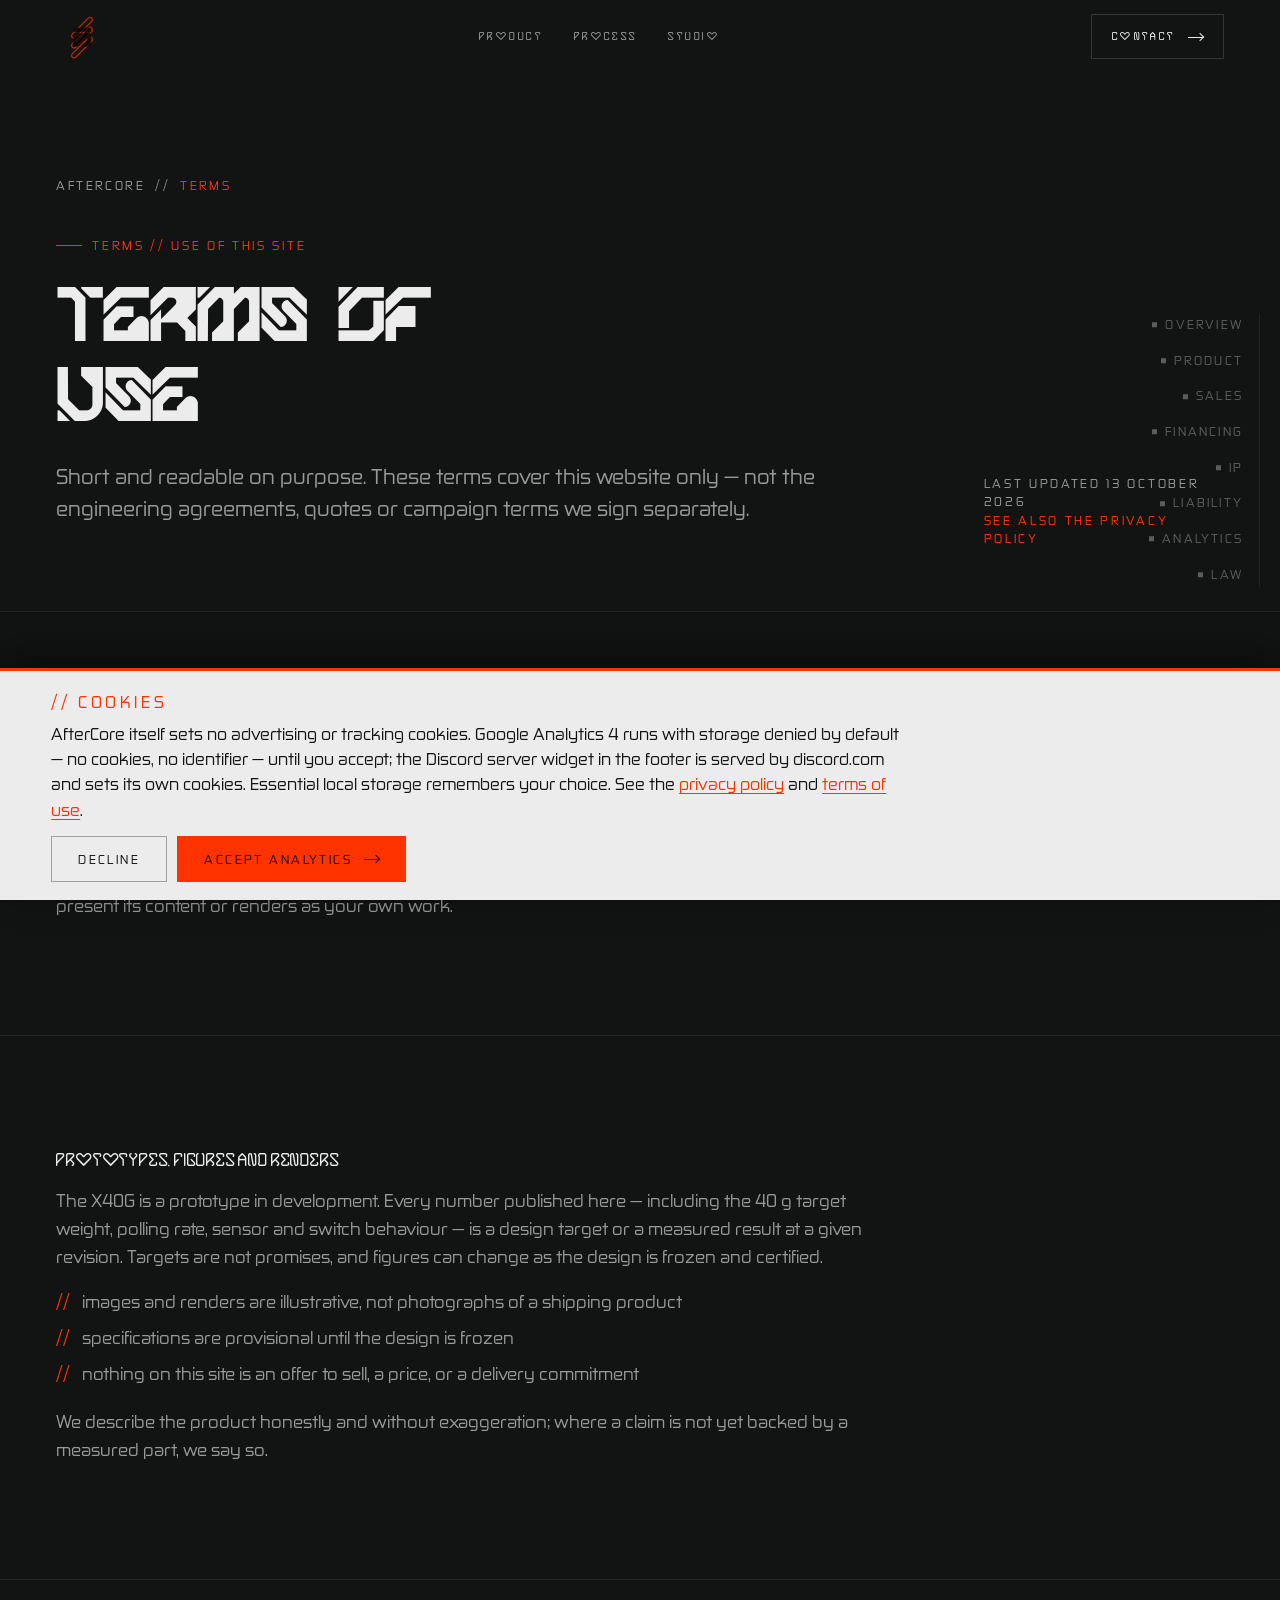
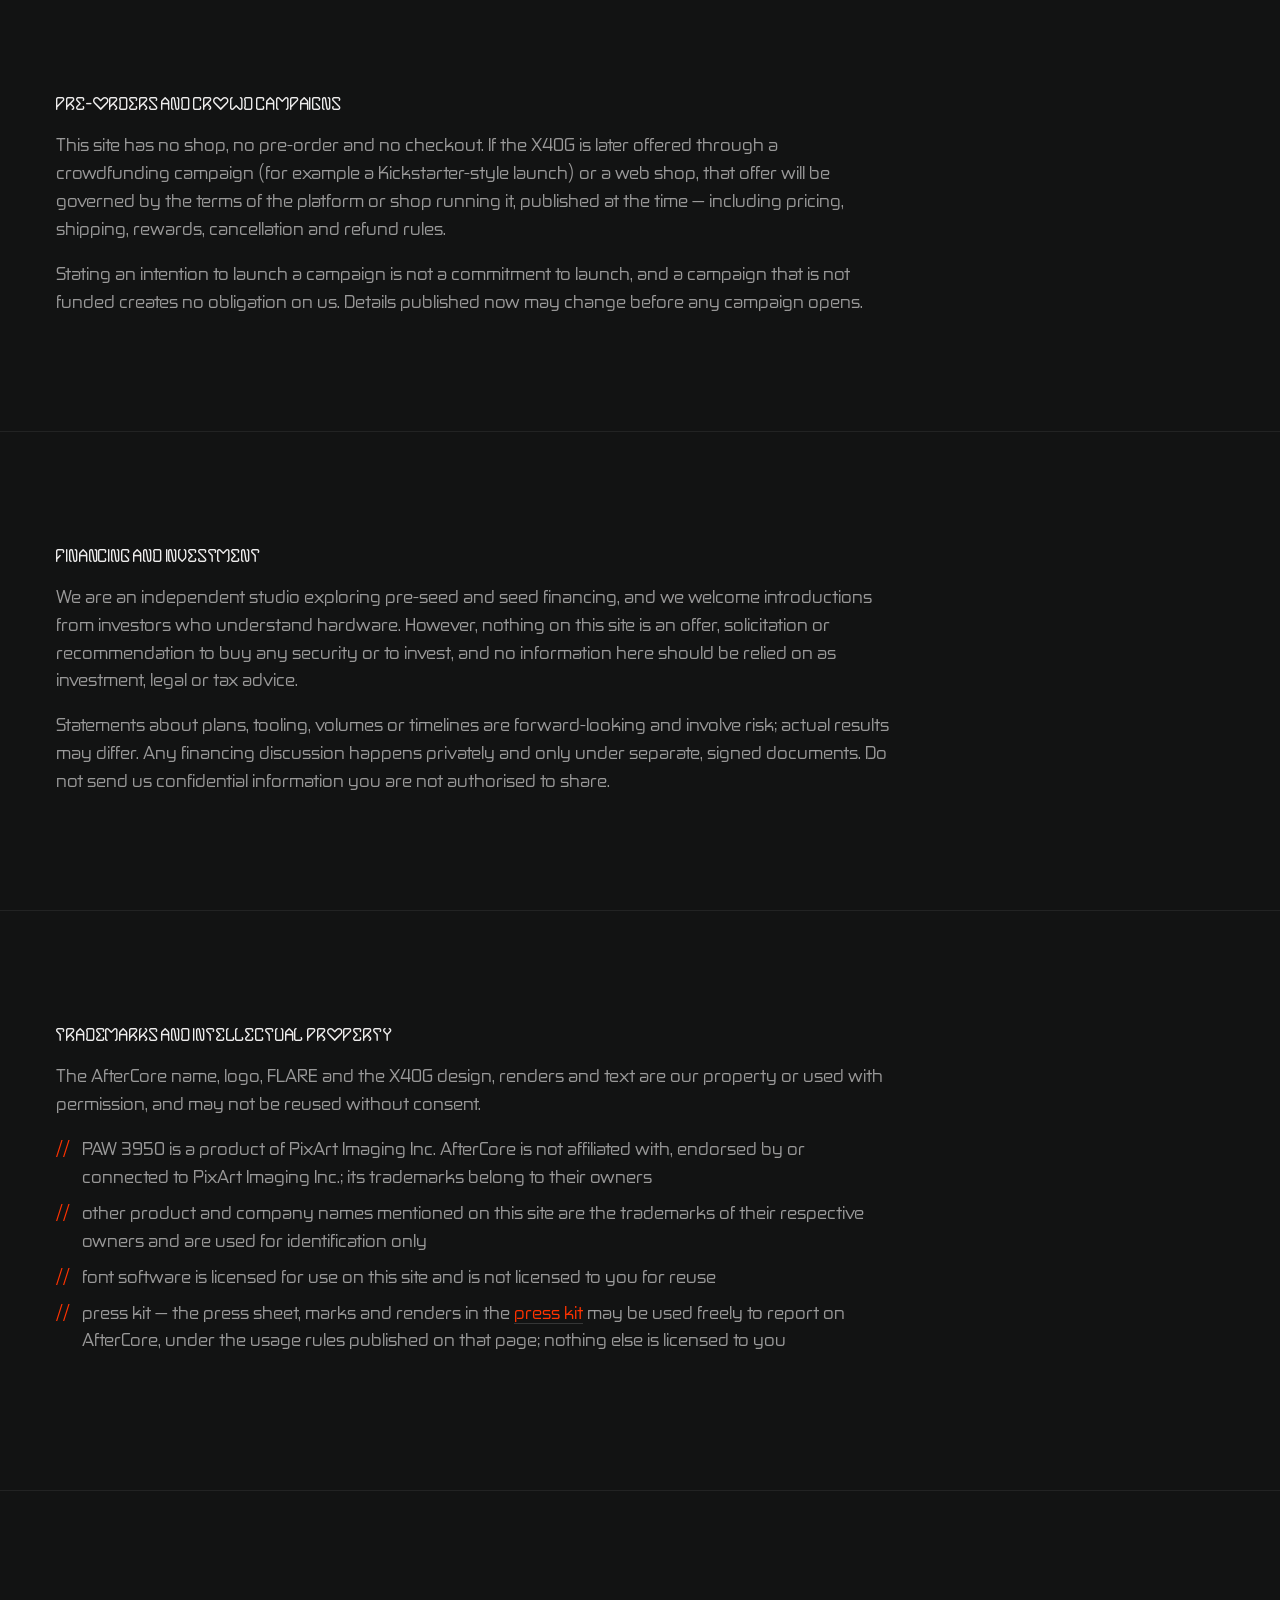
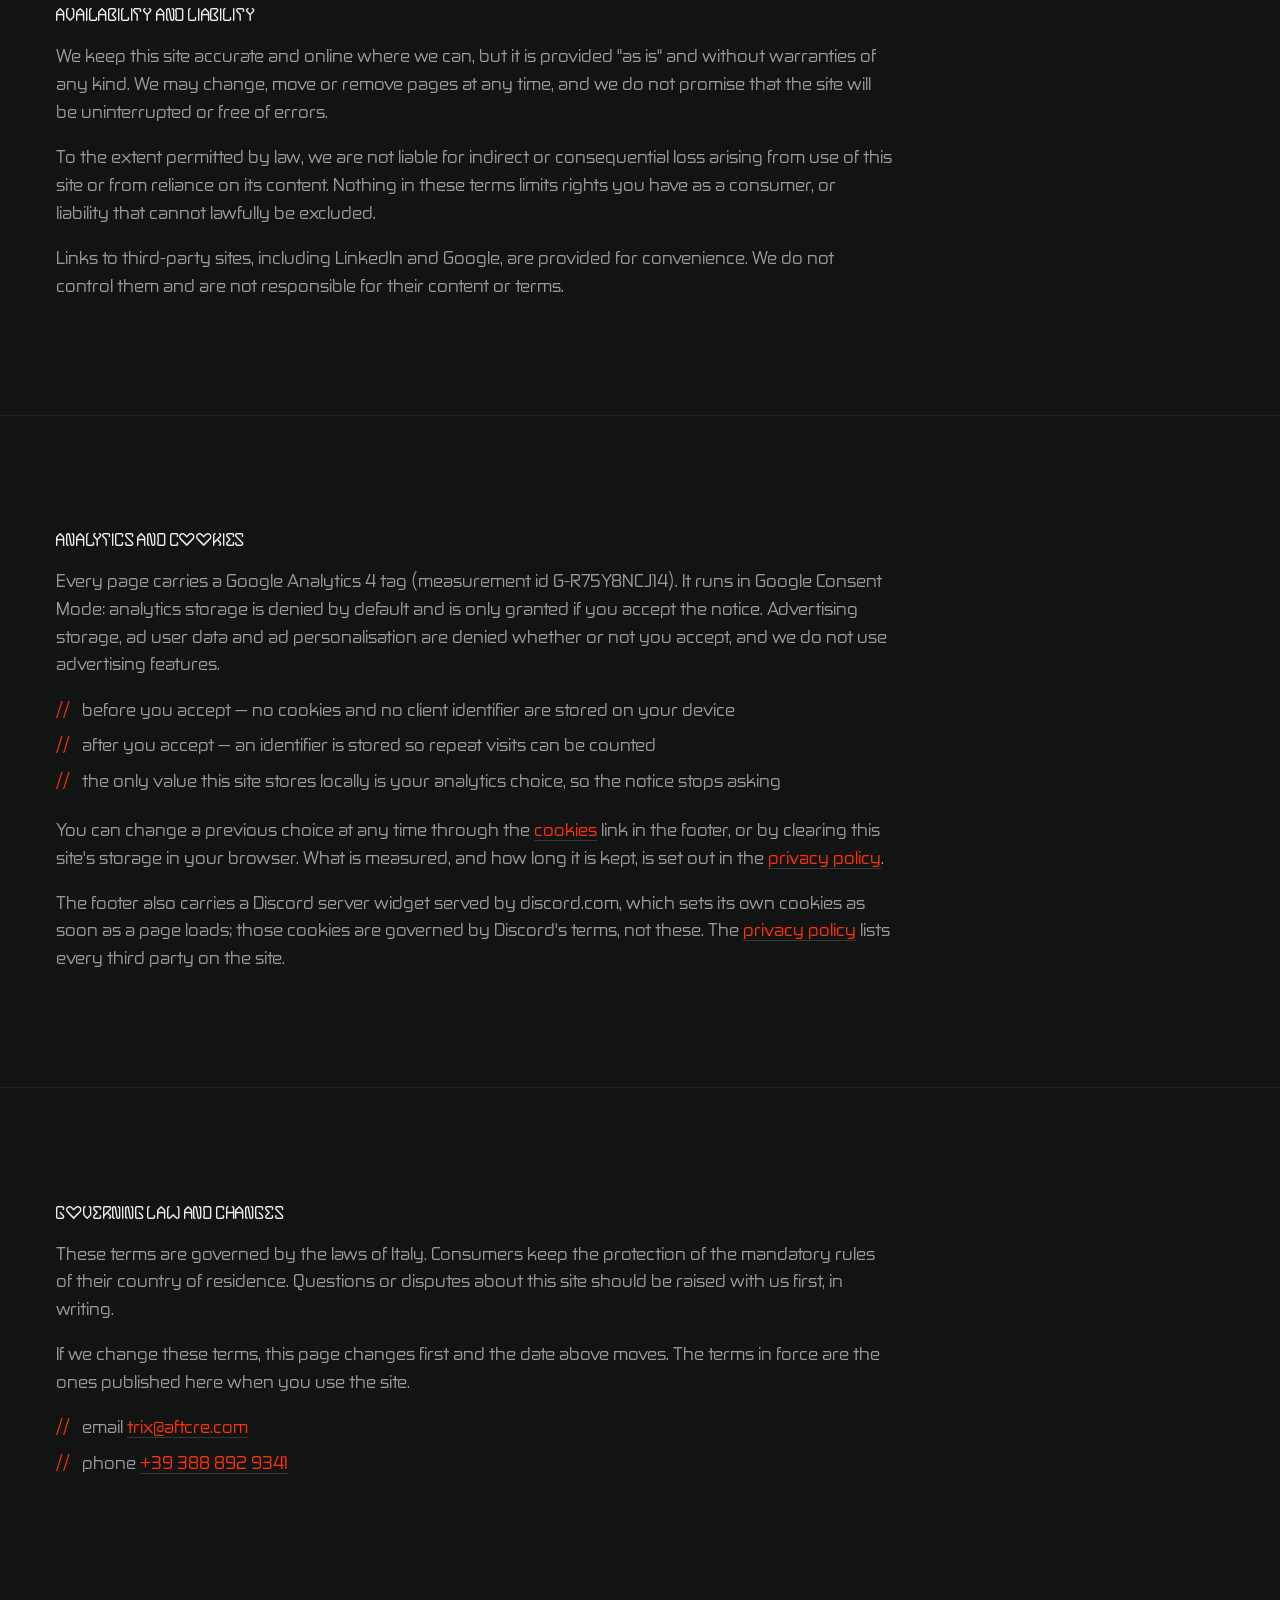
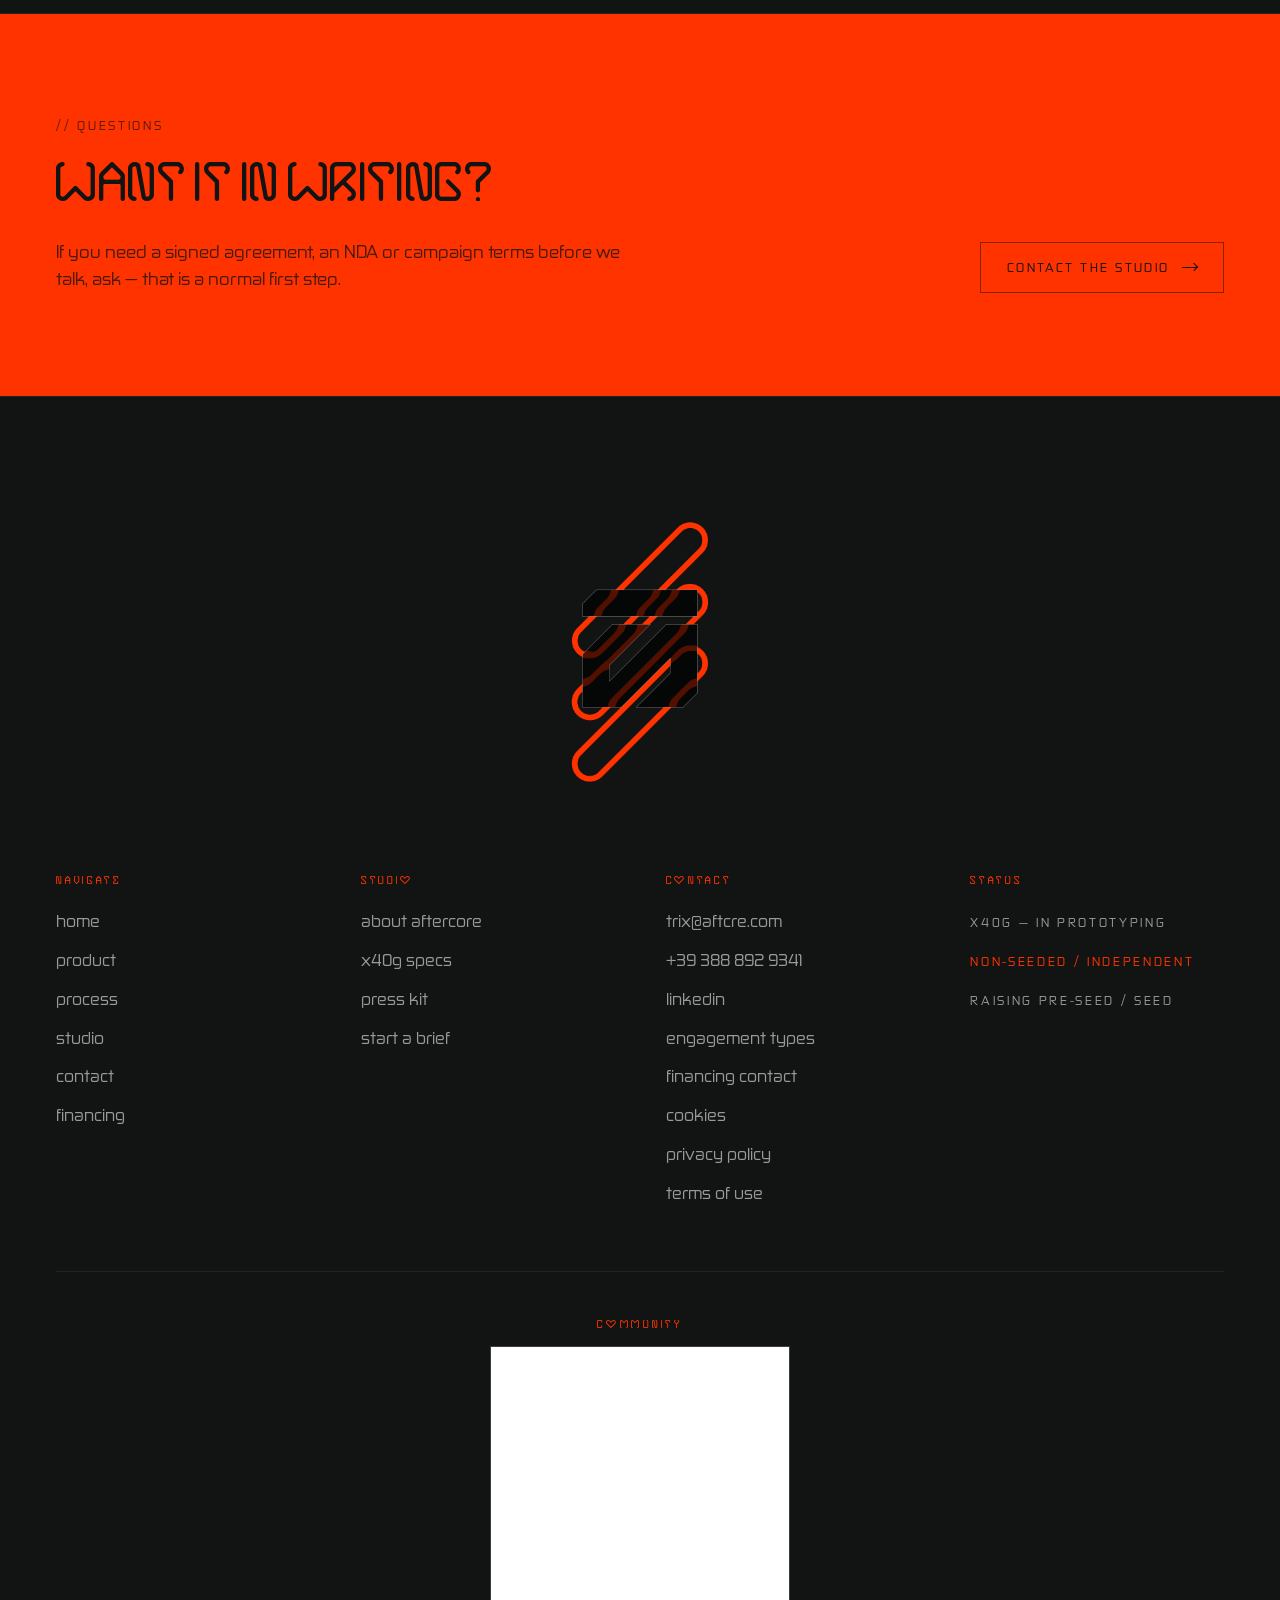
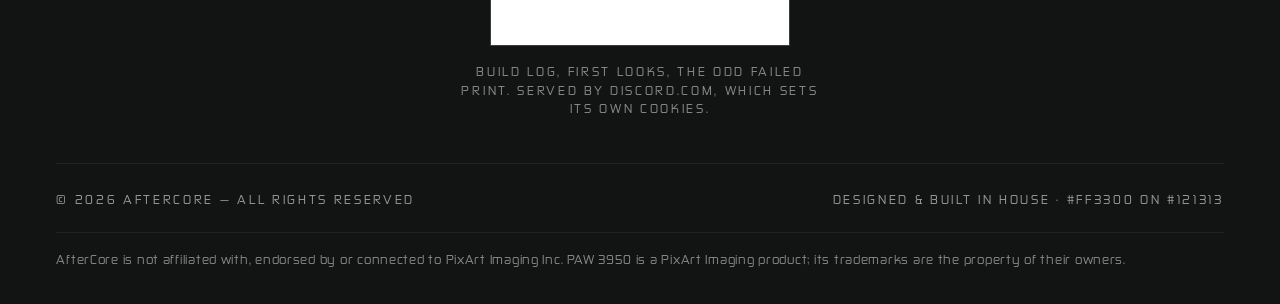
<file: terms.html>
<!DOCTYPE html>
<html lang="en" class="no-js">
<head>
<meta charset="utf-8">
<meta name="viewport" content="width=device-width, initial-scale=1">
<title>Terms of use — AfterCore</title>
<meta name="description" content="The terms for using the AfterCore website: prototype specifications, no offer to sell, crowdfunding and financing statements, intellectual property, analytics and cookies, liability and governing law.">
<meta name="theme-color" content="#121313">
<meta property="og:title" content="Terms of use — AfterCore">
<meta property="og:description" content="Prototype figures, third-party trademarks, and why nothing on this site is an offer to sell or to invest.">
<meta property="og:type" content="website">
<meta property="og:url" content="https://aftcre.com/terms.html">
<link rel="canonical" href="https://aftcre.com/terms.html">
<meta property="og:image" content="https://aftcre.com/photos/og-aftercore.jpg">
<meta property="og:image:width" content="1200">
<meta property="og:image:height" content="630">
<meta property="og:image:alt" content="The AfterCore X40G printed circuit board, designed and routed in house">
<meta name="twitter:card" content="summary_large_image">
<meta name="twitter:image" content="https://aftcre.com/photos/og-aftercore.jpg">
<link rel="icon" href="favicon.ico" sizes="any">
<link rel="icon" href="logos/favicon-64.png" sizes="64x64" type="image/png">
<link rel="apple-touch-icon" href="logos/apple-touch-icon-180.png">
<link rel="preload" href="fonts/Aftcre%20Main.otf" as="font" type="font/otf" crossorigin>
<link rel="preload" href="fonts/Aftcre%20Standard.otf" as="font" type="font/otf" crossorigin>
<link rel="preload" href="fonts/Aftcre%20Secondary.otf" as="font" type="font/otf" crossorigin>
<link rel="stylesheet" href="styles.css">
<script>
/* js-capable marker; if main.js never boots, .rv content is revealed anyway */
document.documentElement.className = "js";
window.addEventListener("load", function () {
  if (!window.__aftercoreReady) document.documentElement.classList.remove("js");
});
</script>
</head>
<body>
<a class="skip" href="#main">skip to content</a>

<header class="hdr">
  <div class="hdr__inner">
    <a class="brand" href="index.html" aria-label="AfterCore — home">
      <img src="logos/AfterCore_logo_mini_for_dark_backgrounds.png" alt="AfterCore" width="843" height="1601">
    </a>
    <nav class="nav" aria-label="primary">
      <a href="products.html">product</a>
      <a href="process.html">process</a>
      <a href="studio.html">studio</a>
    </nav>
    <a class="btn btn--ghost" href="contact.html">contact <span class="arw" aria-hidden="true"></span></a>
    <button class="burger" type="button" aria-expanded="false" aria-controls="drawer" aria-label="menu">
      <span></span><span></span>
    </button>
  </div>
</header>

<div class="drawer" id="drawer">
  <nav aria-label="mobile">
    <a href="index.html"><span>01</span>home</a>
    <a href="products.html"><span>02</span>product</a>
    <a href="process.html"><span>03</span>process</a>
    <a href="studio.html"><span>04</span>studio</a>
    <a href="contact.html"><span>05</span>contact</a>
    <a href="financing.html"><span>06</span>financing</a>
  </nav>
  <div class="drawer__foot micro">
    <span>magnesium alloy peripherals</span>
    <span class="mark">40 g class</span>
  </div>
</div>

<main id="main">

  <!-- ============ PAGE HEAD ============ -->
  <section class="phead">
    <div class="wrap">
      <nav class="crumbs" aria-label="breadcrumb">
        <a href="index.html">aftercore</a>
        <span class="crumbs__sep" aria-hidden="true">//</span>
        <span aria-current="page">terms</span>
      </nav>
      <p class="tag rv">terms // use of this site</p>
      <h1 class="rv" style="--d:60ms">terms of<br>use</h1>
      <div class="phead__row">
        <p class="lede rv" style="--d:120ms">
          Short and readable on purpose. These terms cover this website only — not the
          engineering agreements, quotes or campaign terms we sign separately.
        </p>
        <p class="micro rv" style="--d:160ms; max-width:30ch">
          last updated <span data-dim>13 october 2026</span><br>
          <span class="mark">see also the <a href="privacy.html" style="color:var(--acc)">privacy policy</a></span>
        </p>
      </div>
    </div>
  </section>

  <!-- ============ ACCEPTANCE ============ -->
  <section class="section" id="overview" data-spy="overview">
    <div class="wrap">
      <div class="prose rv">
        <h2>using this site</h2>
        <p>By browsing this site you accept these terms. If you do not accept them, please stop
          using the site. The pages are published by AfterCore ("we", "us"), an independent
          hardware studio, and are provided for information only.</p>
        <p>You may read, link to and quote this site with attribution. You may not scrape it at
          scale, mirror it, or present its content or renders as your own work.</p>
      </div>
    </div>
  </section>

  <!-- ============ PRODUCT CLAIMS ============ -->
  <section class="section" id="product" data-spy="product">
    <div class="wrap">
      <div class="prose rv">
        <h2>prototypes, figures and renders</h2>
        <p>The X40G is a prototype in development. Every number published here — including the
          <strong>40 g target weight</strong>, polling rate, sensor and switch behaviour — is a
          design target or a measured result at a given revision. Targets are not promises, and
          figures can change as the design is frozen and certified.</p>
        <ul>
          <li>images and renders are illustrative, not photographs of a shipping product</li>
          <li>specifications are provisional until the design is frozen</li>
          <li>nothing on this site is an offer to sell, a price, or a delivery commitment</li>
        </ul>
        <p>We describe the product honestly and without exaggeration; where a claim is not yet
          backed by a measured part, we say so.</p>
      </div>
    </div>
  </section>

  <!-- ============ SALES / CROWDFUNDING ============ -->
  <section class="section" id="sales" data-spy="sales">
    <div class="wrap">
      <div class="prose rv">
        <h2>pre-orders and crowd campaigns</h2>
        <p>This site has no shop, no pre-order and no checkout. If the X40G is later offered
          through a crowdfunding campaign (for example a Kickstarter-style launch) or a web shop,
          that offer will be governed by the terms of the platform or shop running it, published at
          the time — including pricing, shipping, rewards, cancellation and refund rules.</p>
        <p>Stating an intention to launch a campaign is not a commitment to launch, and a campaign
          that is not funded creates no obligation on us. Details published now may change before
          any campaign opens.</p>
      </div>
    </div>
  </section>

  <!-- ============ FINANCING ============ -->
  <section class="section" id="financing" data-spy="financing">
    <div class="wrap">
      <div class="prose rv">
        <h2>financing and investment</h2>
        <p>We are an independent studio exploring pre-seed and seed financing, and we welcome
          introductions from investors who understand hardware. However, <strong>nothing on this
          site is an offer, solicitation or recommendation to buy any security or to invest</strong>,
          and no information here should be relied on as investment, legal or tax advice.</p>
        <p>Statements about plans, tooling, volumes or timelines are forward-looking and involve
          risk; actual results may differ. Any financing discussion happens privately and only
          under separate, signed documents. Do not send us confidential information you are not
          authorised to share.</p>
      </div>
    </div>
  </section>

  <!-- ============ IP ============ -->
  <section class="section" id="ip" data-spy="ip">
    <div class="wrap">
      <div class="prose rv">
        <h2>trademarks and intellectual property</h2>
        <p>The AfterCore name, logo, FLARE and the X40G design, renders and text are our property
          or used with permission, and may not be reused without consent.</p>
        <ul>
          <li><strong>PAW 3950</strong> is a product of PixArt Imaging Inc. AfterCore is not
            affiliated with, endorsed by or connected to PixArt Imaging Inc.; its trademarks belong
            to their owners</li>
          <li>other product and company names mentioned on this site are the trademarks of their
            respective owners and are used for identification only</li>
          <li>font software is licensed for use on this site and is not licensed to you for reuse</li>
          <li><strong>press kit</strong> — the press sheet, marks and renders in the
            <a href="press.html">press kit</a> may be used freely to report on AfterCore, under the
            usage rules published on that page; nothing else is licensed to you</li>
        </ul>
      </div>
    </div>
  </section>

  <!-- ============ LIABILITY ============ -->
  <section class="section" id="liability" data-spy="liability">
    <div class="wrap">
      <div class="prose rv">
        <h2>availability and liability</h2>
        <p>We keep this site accurate and online where we can, but it is provided "as is" and
          without warranties of any kind. We may change, move or remove pages at any time, and we
          do not promise that the site will be uninterrupted or free of errors.</p>
        <p>To the extent permitted by law, we are not liable for indirect or consequential loss
          arising from use of this site or from reliance on its content. Nothing in these terms
          limits rights you have as a consumer, or liability that cannot lawfully be excluded.</p>
        <p>Links to third-party sites, including LinkedIn and Google, are provided for
          convenience. We do not control them and are not responsible for their content or terms.</p>
      </div>
    </div>
  </section>

  <!-- ============ ANALYTICS ============ -->
  <section class="section" id="analytics" data-spy="analytics">
    <div class="wrap">
      <div class="prose rv">
        <h2>analytics and cookies</h2>
        <p>Every page carries a Google Analytics 4 tag (measurement id
          <strong>G-R75Y8NCJ14</strong>). It runs in Google <strong>Consent Mode</strong>:
          analytics storage is denied by default and is only granted if you accept the notice.
          Advertising storage, ad user data and ad personalisation are denied whether or not you
          accept, and we do not use advertising features.</p>
        <ul>
          <li>before you accept — no cookies and no client identifier are stored on your device</li>
          <li>after you accept — an identifier is stored so repeat visits can be counted</li>
          <li>the only value this site stores locally is your analytics choice, so the notice
            stops asking</li>
        </ul>
        <p>You can change a previous choice at any time through the
          <a href="#" data-cookie-again>cookies</a> link in the footer, or by clearing this site's
          storage in your browser. What is measured, and how long it is kept, is set out in the
          <a href="privacy.html">privacy policy</a>.</p>
        <p>The footer also carries a Discord server widget served by discord.com, which sets its own cookies as soon as a page loads; those cookies are governed by Discord's terms, not these. The <a href="privacy.html">privacy policy</a> lists every third party on the site.</p>
      </div>
    </div>
  </section>

  <!-- ============ LAW / UPDATES ============ -->
  <section class="section" id="law" data-spy="law" style="border-bottom:1px solid var(--line-soft)">
    <div class="wrap">
      <div class="prose rv">
        <h2>governing law and changes</h2>
        <p>These terms are governed by the laws of Italy. Consumers keep the protection of the
          mandatory rules of their country of residence. Questions or disputes about this site
          should be raised with us first, in writing.</p>
        <p>If we change these terms, this page changes first and the date above moves. The terms in
          force are the ones published here when you use the site.</p>
        <ul>
          <li>email <a href="mailto:trix@aftcre.com">trix@aftcre.com</a></li>
          <li>phone <a href="tel:+393888929341">+39 388 892 9341</a></li>
        </ul>
      </div>
    </div>
  </section>

  <!-- ============ CTA ============ -->
  <section class="cta">
    <div class="wrap cta__inner">
      <div>
        <p class="micro" style="color:rgba(18,19,19,.7); margin:0 0 18px">// questions</p>
        <h2>want it in writing?</h2>
        <p>If you need a signed agreement, an NDA or campaign terms before we talk, ask — that is
          a normal first step.</p>
      </div>
      <a class="btn" href="contact.html">contact the studio <span class="arw" aria-hidden="true"></span></a>
    </div>
  </section>

</main>

<footer class="ftr">
  <div class="wrap">
    <div class="ftr__logo">
      <img src="logos/AfterCore_logo_mini_for_dark_backgrounds.png" alt="AfterCore" width="843" height="1601" loading="lazy">
    </div>
    <div class="ftr__cols">
      <div>
        <h4>navigate</h4>
        <ul>
          <li><a href="index.html">home</a></li>
          <li><a href="products.html">product</a></li>
          <li><a href="process.html">process</a></li>
          <li><a href="studio.html">studio</a></li>
          <li><a href="contact.html">contact</a></li>
          <li><a href="financing.html">financing</a></li>
        </ul>
      </div>
      <div>
        <h4>studio</h4>
        <ul>
          <li><a href="studio.html">about aftercore</a></li>
          <li><a href="products.html#specs">x40g specs</a></li>
          <li><a href="press.html">press kit</a></li>
          <li><a href="contact.html#brief">start a brief</a></li>
        </ul>
      </div>
      <div>
        <h4>contact</h4>
        <ul>
          <li><a href="mailto:trix@aftcre.com">trix@aftcre.com</a></li>
          <li><a href="tel:+393888929341">+39 388 892 9341</a></li>
          <li><a href="https://www.linkedin.com/in/tristano-rigoli-aftcre" target="_blank" rel="me noopener">linkedin</a></li>
          <li><a href="contact.html#info">engagement types</a></li>
          <li><a href="financing.html#contact">financing contact</a></li>
          <li><a href="#" data-cookie-again>cookies</a></li>
          <li><a href="privacy.html">privacy policy</a></li>
          <li><a href="terms.html">terms of use</a></li>
        </ul>
      </div>
      <div>
        <h4>status</h4>
        <ul>
          <li><span class="micro">x40g — in prototyping</span></li>
          <li><span class="micro mark">non-seeded / independent</span></li>
          <li><span class="micro">raising pre-seed / seed</span></li>
        </ul>
      </div>
    </div>
    <div class="ftr__discord">
      <h4>community</h4>
      <iframe class="discord__frame" width="300" height="300" loading="lazy" referrerpolicy="no-referrer" allowtransparency="true" frameborder="0" sandbox="allow-popups allow-popups-to-escape-sandbox allow-same-origin allow-scripts" src="https://discord.com/widget?id=1450395484907638948&amp;theme=dark" title="AfterCore on Discord"></iframe>
      <p class="micro discord__note">build log, first looks, the odd failed print. served by discord.com, which sets its own cookies.</p>
    </div>
    <div class="ftr__bot micro">
      <span>© <span data-year>2026</span> aftercore — all rights reserved</span>
      <span>designed &amp; built in house · #FF3300 on #121313</span>
    </div>
    <div class="ftr__legal micro">
      AfterCore is not affiliated with, endorsed by or connected to PixArt Imaging Inc.
      PAW 3950 is a PixArt Imaging product; its trademarks are the property of their owners.
    </div>
  </div>
</footer>

<div class="cookiebar" role="dialog" aria-label="cookie preferences" aria-describedby="cookiebar-text" hidden>
  <div class="cookiebar__txt">
    <p class="micro micro--acc" style="margin:0 0 6px">// cookies</p>
    <p id="cookiebar-text">AfterCore itself sets no advertising or tracking cookies. Google Analytics 4 runs
      with storage denied by default — no cookies, no identifier — until you accept; the Discord server widget in the footer is served by discord.com and sets its own cookies. Essential local
      storage remembers your choice. See the <a href="privacy.html">privacy policy</a> and
      <a href="terms.html">terms of use</a>.</p>
  </div>
  <div class="cookiebar__actions">
    <button class="btn btn--ghost" type="button" data-cookie-decline>decline</button>
    <button class="btn btn--primary" type="button" data-cookie-ok>accept analytics <span class="arw" aria-hidden="true"></span></button>
  </div>
</div>

<!-- Google tag (gtag.js) + Consent Mode v2 — analytics stays storage-denied until the visitor accepts; advertising stays denied either way -->
<script>
window.AFTERCORE_GA_ID = "G-R75Y8NCJ14";
window.dataLayer = window.dataLayer || [];
function gtag(){ window.dataLayer.push(arguments); }
(function () {
  var granted = false;
  try {
    granted = localStorage.getItem("aftercore_consent_v1") === "granted" ||
              localStorage.getItem("aftercore_cookies_v1") === "1";
  } catch (e) { /* storage blocked, e.g. private mode */ }
  gtag("consent", "default", {
    ad_storage: "denied",
    ad_user_data: "denied",
    ad_personalization: "denied",
    analytics_storage: granted ? "granted" : "denied",
    wait_for_update: 500
  });
  if (!window.AFTERCORE_GA_ID) return;
  gtag("js", new Date());
  gtag("config", window.AFTERCORE_GA_ID);
  var s = document.createElement("script");
  s.async = true;
  s.src = "https://www.googletagmanager.com/gtag/js?id=" + encodeURIComponent(window.AFTERCORE_GA_ID);
  document.head.appendChild(s);
})();
</script>
<script src="main.js" defer></script>
</body>
</html>
</file>
<file: styles.css>
/* =========================================================
   AFTERCORE — cyberminimal bicolor
   base #121313 · accent #FF3300
   ========================================================= */

@font-face {
  font-family: "Aftcre Main";
  src: url("fonts/Aftcre%20Main.otf") format("opentype"),
       url("fonts/Aftcre%20Main.ttf") format("truetype");
  font-weight: 400;
  font-style: normal;
  font-display: swap;
}
@font-face {
  font-family: "Aftcre Standard";
  src: url("fonts/Aftcre%20Standard.otf") format("opentype");
  font-weight: 400;
  font-style: normal;
  font-display: swap;
}
@font-face {
  font-family: "Aftcre Secondary";
  src: url("fonts/Aftcre%20Secondary.otf") format("opentype");
  font-weight: 400;
  font-style: normal;
  font-display: swap;
}

:root {
  --ink: #121313;
  --acc: #FF3300;
  --paper: #EDECEC;
  --dim: rgba(237, 236, 236, 0.62);
  --faint: rgba(237, 236, 236, 0.55);
  --line: rgba(237, 236, 236, 0.16);
  --line-soft: rgba(237, 236, 236, 0.07);
  --acc-soft: rgba(255, 51, 0, 0.16);

  /* constant text on accent surfaces — never flips with the theme */
  --on-acc: #121313;
  /* translucent surfaces */
  --wash: rgba(237, 236, 236, 0.03);
  --ph: rgba(237, 236, 236, 0.45);
  --header-bg: rgba(18, 19, 19, 0.86);

  --pad: clamp(18px, 4.4vw, 64px);
  --maxw: 1560px;
  --nav-h: 74px;

  --fs-display: clamp(2.6rem, 6vw, 6.6rem);
  --fs-h2: clamp(1.95rem, 4.6vw, 4.4rem);
  --fs-h3: clamp(1.15rem, 1.5vw, 1.5rem);
  --fs-body: clamp(0.95rem, 0.55vw + 0.8rem, 1.075rem);
  --fs-micro: clamp(0.68rem, 0.2vw + 0.63rem, 0.76rem);

  --ease: cubic-bezier(0.22, 0.61, 0.36, 1);
}

*,
*::before,
*::after { box-sizing: border-box; }

html {
  color-scheme: dark;
  -webkit-text-size-adjust: 100%;
  scroll-behavior: smooth;
  scroll-padding-top: calc(var(--nav-h) + 24px);
}

body {
  margin: 0;
  background: var(--ink);
  color: var(--paper);
  font-family: "Aftcre Secondary", "Aftcre Standard", ui-monospace, "SFMono-Regular", Menlo, monospace;
  font-size: var(--fs-body);
  line-height: 1.62;
  font-synthesis: none;
  -webkit-font-smoothing: antialiased;
}

img { max-width: 100%; display: block; }

.sr-only {
  position: absolute;
  width: 1px;
  height: 1px;
  margin: -1px;
  padding: 0;
  overflow: hidden;
  clip-path: inset(50%);
  white-space: nowrap;
  border: 0;
}

::selection { background: var(--acc); color: var(--ink); }

a { color: inherit; text-decoration: none; }

:focus-visible {
  outline: 2px solid var(--acc);
  outline-offset: 3px;
}

/* ---------- typography ----------
   The display face ("Aftcre Main") is used only where the type is not meant to
   be read comfortably: the page title (h1) and the oversized stat numerals.
   Everything smaller — nav, labels, indices, specs, contact links, ticker,
   body copy — is set in the reading faces ("Aftcre Standard" / "Aftcre Secondary"). */

h1, h2, h3, h4 {
  font-weight: 400;
  margin: 0;
  text-transform: uppercase;
  line-height: 1.04;
  letter-spacing: -0.01em;
}

/* main title = Aftcre Main (display) */
h1 {
  font-family: "Aftcre Main", "Aftcre Standard", monospace;
  font-size: var(--fs-display);
}
/* paragraph titles = Aftcre Standard (distinct from the main title) */
h2, h3, h4 {
  font-family: "Aftcre Standard", "Aftcre Secondary", monospace;
}
h2 { font-size: var(--fs-h2); }
h3 { font-size: var(--fs-h3); line-height: 1.25; letter-spacing: 0; }
/* opt-in title in Standard (e.g. contact page h1) */
.font-std {
  font-family: "Aftcre Standard", "Aftcre Secondary", monospace;
}

p { margin: 0 0 1.1em; }
p:last-child { margin-bottom: 0; }

.micro {
  font-size: var(--fs-micro);
  text-transform: uppercase;
  letter-spacing: 0.22em;
  color: var(--dim);
  line-height: 1.5;
}

.micro--acc { color: var(--acc); }

.lede {
  font-size: clamp(1rem, 0.7vw + 0.9rem, 1.28rem);
  line-height: 1.55;
  color: var(--dim);
  max-width: 62ch;
}

.mark { color: var(--acc); }

/* ---------- layout ---------- */

.wrap {
  width: 100%;
  max-width: var(--maxw);
  margin-inline: auto;
  padding-inline: var(--pad);
  position: relative;
  z-index: 1;
}

section { position: relative; z-index: 1; }

.section {
  padding-block: clamp(64px, 9vw, 148px);
  border-top: 1px solid var(--line-soft);
}

.section-head {
  display: flex;
  flex-wrap: wrap;
  align-items: flex-end;
  justify-content: space-between;
  gap: 22px 40px;
  margin-bottom: clamp(34px, 5vw, 72px);
}

.section-head h2 { max-width: 18ch; }
.section-head .lede { max-width: 44ch; }

.tag {
  display: inline-flex;
  align-items: center;
  gap: 10px;
  font-size: var(--fs-micro);
  letter-spacing: 0.22em;
  text-transform: uppercase;
  color: var(--acc);
  margin-bottom: 20px;
}
.tag::before {
  content: "";
  width: 26px;
  height: 1px;
  background: var(--acc);
}

.skip {
  position: absolute;
  left: -9999px;
  top: 0;
  z-index: 200;
  background: var(--acc);
  color: var(--on-acc);
  padding: 12px 18px;
  font-size: var(--fs-micro);
  letter-spacing: 0.2em;
  text-transform: uppercase;
}
.skip:focus { left: 12px; top: 12px; }

/* ---------- buttons ---------- */

.btn {
  --bg: transparent;
  --fg: var(--paper);
  --bd: var(--line);
  display: inline-flex;
  align-items: center;
  gap: 12px;
  padding: 15px 26px;
  background: var(--bg);
  color: var(--fg);
  border: 1px solid var(--bd);
  font-family: inherit;
  font-size: var(--fs-micro);
  letter-spacing: 0.2em;
  text-transform: uppercase;
  cursor: pointer;
  position: relative;
  transition: background 0.28s var(--ease), color 0.28s var(--ease),
              border-color 0.28s var(--ease), transform 0.28s var(--ease);
}
.arw {
  display: inline-block;
  width: 15px;
  height: 8px;
  position: relative;
  flex: none;
}
.arw::before {
  content: "";
  position: absolute;
  left: 0;
  top: 50%;
  width: 100%;
  height: 1px;
  background: currentColor;
}
.arw::after {
  content: "";
  position: absolute;
  right: 0;
  top: 50%;
  width: 6px;
  height: 6px;
  border-top: 1px solid currentColor;
  border-right: 1px solid currentColor;
  transform: translateY(-50%) rotate(45deg);
}
.btn .arw { transition: transform 0.28s var(--ease); }
.btn:hover .arw { transform: translateX(5px); }

.btn--primary {
  --bg: var(--acc);
  --fg: var(--on-acc);
  --bd: var(--acc);
}
.btn--primary:hover {
  --bg: transparent;
  --fg: var(--acc);
  --bd: var(--acc);
}

.btn--ghost:hover {
  --bg: var(--paper);
  --fg: var(--ink);
  --bd: var(--paper);
}

.btn--block { width: 100%; justify-content: center; }

/* ---------- header ---------- */

.hdr {
  position: fixed;
  inset: 0 0 auto 0;
  z-index: 90;
  height: var(--nav-h);
  display: flex;
  align-items: center;
  border-bottom: 1px solid transparent;
  transition: background 0.35s var(--ease), border-color 0.35s var(--ease),
              opacity 0.45s var(--ease), transform 0.45s var(--ease);
}
/* intro page: no header until the splash starts moving */
.hdr.is-intro {
  opacity: 0;
  transform: translateY(-100%);
  pointer-events: none;
}
.hdr.is-intro.is-on {
  opacity: 1;
  transform: none;
  pointer-events: auto;
}
.hdr.is-stuck {
  background: var(--header-bg);
  -webkit-backdrop-filter: blur(14px);
  backdrop-filter: blur(14px);
  border-bottom-color: var(--line-soft);
}
.hdr__inner {
  width: 100%;
  max-width: var(--maxw);
  margin-inline: auto;
  padding-inline: var(--pad);
  display: flex;
  align-items: center;
  justify-content: space-between;
  gap: 24px;
}

.brand {
  display: inline-flex;
  align-items: center;
  gap: 14px;
}
.brand img {
  height: 52px;
  width: auto;
  transition: opacity 0.3s var(--ease), transform 0.5s var(--ease);
}
.brand:hover img { opacity: 0.7; transform: translateY(-3px); }

.nav { display: flex; align-items: center; gap: clamp(18px, 2.4vw, 40px); }

.nav a {
  font-family: "Aftcre Standard", "Aftcre Secondary", monospace;
  font-size: var(--fs-micro);
  letter-spacing: 0.2em;
  text-transform: uppercase;
  color: var(--dim);
  padding-block: 6px;
  position: relative;
  transition: color 0.25s var(--ease);
}
.nav a::after {
  content: "";
  position: absolute;
  left: 0;
  bottom: 0;
  width: 0;
  height: 1px;
  background: var(--acc);
  transition: width 0.3s var(--ease);
}
.nav a:hover,
.nav a[aria-current="page"] { color: var(--paper); }
.nav a:hover::after,
.nav a[aria-current="page"]::after { width: 100%; }

.hdr .btn { padding: 12px 20px; font-family: "Aftcre Standard", "Aftcre Secondary", monospace; }
.btn[aria-current="page"] { border-color: var(--acc); color: var(--acc); }

.burger {
  display: none;
  width: 44px;
  height: 44px;
  padding: 0;
  background: none;
  border: 1px solid var(--line);
  cursor: pointer;
  position: relative;
  flex: none;
}
.burger span {
  position: absolute;
  left: 12px;
  width: 18px;
  height: 1px;
  background: var(--paper);
  transition: transform 0.3s var(--ease), opacity 0.2s var(--ease);
}
.burger span:nth-child(1) { top: 17px; }
.burger span:nth-child(2) { top: 25px; }
.burger[aria-expanded="true"] span:nth-child(1) { transform: translateY(4px) rotate(45deg); background: var(--acc); }
.burger[aria-expanded="true"] span:nth-child(2) { transform: translateY(-4px) rotate(-45deg); background: var(--acc); }

/* ---------- breadcrumbs ---------- */

.crumbs {
  display: flex;
  flex-wrap: wrap;
  align-items: center;
  gap: 10px;
  margin-bottom: clamp(18px, 3vw, 30px);
  font-size: var(--fs-micro);
  letter-spacing: 0.2em;
  text-transform: uppercase;
  color: var(--faint);
}
.crumbs a { color: var(--dim); transition: color 0.25s var(--ease); }
.crumbs a:hover { color: var(--acc); }
.crumbs__sep { color: var(--faint); }
.crumbs [aria-current="page"] { color: var(--acc); }

/* mobile drawer */
.drawer {
  position: fixed;
  inset: 0;
  z-index: 80;
  background: var(--ink);
  padding: calc(var(--nav-h) + 40px) var(--pad) 40px;
  display: flex;
  flex-direction: column;
  justify-content: space-between;
  transform: translateY(-100%);
  transition: transform 0.5s var(--ease);
  visibility: hidden;
}
.drawer.is-open { transform: translateY(0); visibility: visible; }
.drawer nav { display: flex; flex-direction: column; gap: 4px; }
.drawer nav a {
      font-family: "Aftcre Standard", "Aftcre Secondary", monospace;
  font-size: clamp(2rem, 11vw, 3.4rem);
  text-transform: uppercase;
  line-height: 1.18;
  color: var(--paper);
  border-bottom: 1px solid var(--line-soft);
  padding-block: 14px;
  transition: color 0.25s var(--ease), padding-left 0.25s var(--ease);
}
.drawer nav a span { color: var(--acc); font-size: 0.4em; vertical-align: super; margin-right: 14px; }
.drawer nav a:hover { color: var(--acc); padding-left: 10px; }
.drawer__foot { display: flex; flex-wrap: wrap; gap: 8px 24px; }

/* ---------- intro splash (scrolls away, content rises over it) ---------- */

.splash {
  --p: 0;
  --title-fs: clamp(2.2rem, 6.4vw, 5.6rem);
  position: sticky;
  top: 0;
  z-index: 0;
  height: 100vh;
  height: 100svh;
  overflow: hidden;
  display: flex;
  flex-direction: column;
  align-items: center;
  padding-top: clamp(64px, 9vh, 108px);
  background: #000;
}
.splash__mark {
  height: clamp(118px, 23vh, 250px);
  width: auto;
  transform: translate3d(0, calc(var(--p) * -26vh), 0) scale(calc(1 - var(--p) * 0.14));
  opacity: calc(1 - var(--p) * 1.6);
}
.splash__title {
  font-size: var(--title-fs);
  text-align: center;
  margin-top: clamp(16px, 3.4vh, 38px);
  color: #F3F6F4;
  transform: translate3d(0, calc(var(--p) * -11vh), 0);
  opacity: calc(1 - var(--p) * 1.8);
}
.splash__title .ln { display: block; }
.splash__title .ln--acc { color: var(--acc); }
.splash__shot {
  position: relative;
  z-index: 2;
  width: min(1180px, 94vw);
  margin: calc(var(--title-fs) * -0.36) 0 0;
  transform: translate3d(0, calc(var(--p) * -5vh), 0) scale(calc(1 + var(--p) * 0.06));
  opacity: calc(1 - var(--p) * 0.35);
}
.splash__shot img { width: 100%; height: auto; }
.splash__sub {
  display: block;
  margin-top: clamp(14px, 2vh, 24px);
  font-size: clamp(0.8rem, 1.4vw, 1rem);
  letter-spacing: 0.24em;
  color: rgba(243, 246, 244, 0.62);
}
.splash__shot--tall { width: min(430px, 80vw); }

.splash__cue {
  position: absolute;
  left: 50%;
  bottom: clamp(22px, 5vh, 54px);
  transform: translateX(-50%);
  z-index: 3;
  display: inline-flex;
  align-items: center;
  gap: 12px;
  font-size: var(--fs-micro);
  letter-spacing: 0.22em;
  text-transform: uppercase;
  color: rgba(243, 246, 244, 0.6);
  opacity: calc(1 - var(--p) * 3.2);
}
.splash__cue i {
  display: flex;
  align-items: center;
  justify-content: center;
  width: 34px;
  height: 20px;
  border: 1px solid currentColor;
  border-radius: 11px;
  color: var(--acc);
}
.splash__cue i::after {
  content: "";
  width: 2px;
  height: 7px;
  background: currentColor;
  animation: cuemove 1.7s var(--ease) infinite;
}
@keyframes cuemove {
  0%, 100% { transform: translateY(-3px); opacity: 0.25; }
  50% { transform: translateY(3px); opacity: 1; }
}

.splash__actions {
  display: flex;
  flex-wrap: wrap;
  justify-content: center;
  gap: 14px;
  margin-top: clamp(26px, 4vh, 44px);
  position: relative;
  z-index: 3;
}
.splash--404 .splash__title { font-size: clamp(5rem, 22vw, 13rem); }
.splash--404 .btn {
  --fg: #F3F6F4;
  --bg: transparent;
  --bd: rgba(243, 246, 244, 0.35);
}
.splash--404 .btn:hover { --bg: #F3F6F4; --fg: #121313; --bd: #F3F6F4; }

/* everything after the splash rises over it */
.page {
  position: relative;
  z-index: 1;
  background: var(--ink);
}

/* ---------- hero ---------- */

.hero {
  padding-block: clamp(56px, 8vw, 116px);
}
.hero__intro {
  max-width: 800px;
  margin-inline: auto;
}
h1 .ln { display: block; }
h1 .ln--acc { color: var(--acc); }
.hero__actions {
  display: flex;
  flex-wrap: wrap;
  gap: 14px;
  margin-top: clamp(26px, 3.4vw, 44px);
}
.hero__meta {
  display: flex;
  flex-wrap: wrap;
  gap: 10px 34px;
  margin-top: clamp(30px, 4vw, 54px);
  padding-top: 22px;
  border-top: 1px solid var(--line-soft);
}
.hero__meta div { display: flex; flex-direction: column; gap: 4px; }
.hero__meta b {
  font-weight: 400;
  font-size: 1.05rem;
  color: var(--paper);
}

/* framed media */
.frame {
  position: relative;
  border: 1px solid var(--line);
  padding: clamp(16px, 2vw, 28px);
  background: transparent;
}
.frame::before,
.frame::after {
  content: "";
  position: absolute;
  width: 14px;
  height: 14px;
  border: 1px solid var(--acc);
}
.frame::before { top: -1px; left: -1px; border-right: 0; border-bottom: 0; }
.frame::after { bottom: -1px; right: -1px; border-left: 0; border-top: 0; }
.frame img { width: 100%; height: auto; }
.frame__cap {
  display: flex;
  justify-content: space-between;
  gap: 16px;
  margin-top: 16px;
  padding-top: 14px;
  border-top: 1px solid var(--line-soft);
}

/* portrait render — big poster */
.frame--tall {
  max-width: min(100%, 620px);
  margin-inline: auto;
}

/* ---------- scroll spy (section names) ---------- */

.spy {
  position: fixed;
  right: 20px;
  top: 50%;
  transform: translateY(-50%);
  z-index: 70;
  display: flex;
  flex-direction: column;
  align-items: flex-end;
  gap: 12px;
  padding-right: 16px;
  border-right: 1px solid var(--line-soft);
  pointer-events: none;
}
.spy a {
  pointer-events: auto;
  font-size: var(--fs-micro);
  letter-spacing: 0.18em;
  text-transform: uppercase;
  color: var(--dim);
  opacity: 0.55;
  display: inline-flex;
  align-items: center;
  gap: 8px;
  padding: 2px 0;
  transition: color 0.25s var(--ease), opacity 0.25s var(--ease);
}
.spy a::before {
  content: "";
  width: 5px;
  height: 5px;
  background: currentColor;
  flex: none;
}
.spy a:hover { opacity: 1; color: var(--paper); }
.spy a.is-on { color: var(--acc); opacity: 1; }

/* ---------- cookie notice ---------- */

.cookiebar {
  position: fixed;
  left: 0;
  right: 0;
  bottom: 0;
  z-index: 120;
  display: flex;
  align-items: center;
  justify-content: space-between;
  flex-wrap: wrap;
  gap: 14px 32px;
  background: var(--paper);
  color: var(--ink);
  padding: 18px clamp(18px, 4vw, 56px);
  border-top: 3px solid var(--acc);
  box-shadow: 0 -12px 40px rgba(0, 0, 0, 0.45);
}
.cookiebar[hidden] { display: none !important; }
.cookiebar p { margin: 0; font-size: 0.95em; line-height: 1.55; }
.cookiebar__txt { max-width: 78ch; }
.cookiebar__actions { display: flex; flex-wrap: wrap; gap: 10px; }
.cookiebar .btn { flex: none; }
.cookiebar .btn--primary { --bg: var(--acc); --fg: var(--on-acc); --bd: var(--acc); }
.cookiebar .btn--primary:hover { --bg: var(--ink); --fg: var(--paper); --bd: var(--ink); }
.cookiebar .btn--ghost { --fg: var(--ink); --bd: rgba(18, 19, 19, 0.35); }
.cookiebar .btn--ghost:hover { --bg: var(--ink); --fg: var(--paper); --bd: var(--ink); }
.cookiebar a { color: var(--acc); text-decoration: underline; text-underline-offset: 3px; }

/* ---------- legal ---------- */

.ftr__legal {
  margin-top: 24px;
  padding-top: 16px;
  border-top: 1px solid var(--line-soft);
  color: var(--faint);
  letter-spacing: 0.06em;
  line-height: 1.7;
  text-transform: none;
}
.legal-note {
  margin-top: 26px;
  max-width: 62ch;
  color: var(--faint);
  letter-spacing: 0.06em;
  line-height: 1.7;
}

/* mobile only: the portrait render closes the page */
.mobile-visual {
  display: none;
  padding-block: clamp(48px, 7vw, 96px);
  border-top: 1px solid var(--line-soft);
}

.scrollcue {
  display: inline-flex;
  align-items: center;
  gap: 12px;
  margin-top: clamp(34px, 5vw, 64px);
  font-size: var(--fs-micro);
  letter-spacing: 0.22em;
  text-transform: uppercase;
  color: var(--faint);
}
.scrollcue i {
  display: block;
  width: 1px;
  height: 42px;
  background: linear-gradient(var(--acc), transparent);
  animation: cue 2.4s var(--ease) infinite;
}
@keyframes cue {
  0%, 100% { transform: scaleY(0.35); transform-origin: top; opacity: 1; }
  50% { transform: scaleY(1); transform-origin: top; opacity: 1; }
}

/* ---------- ticker ---------- */

/* danger bar: accent strip with the headline features */
.ticker {
  position: relative;
  z-index: 1;
  background: var(--acc);
  overflow: hidden;
  padding-block: 14px;
}
.ticker__row {
  display: flex;
  width: max-content;
  animation: slide 42s linear infinite;
}
.ticker__row span {
  display: inline-flex;
  align-items: center;
  gap: 26px;
  padding-inline: 26px;
  font-size: clamp(0.82rem, 1vw, 0.95rem);
  letter-spacing: 0.2em;
  text-transform: uppercase;
  color: var(--on-acc);
  white-space: nowrap;
}
.ticker__row span::after {
  content: "//";
  color: rgba(18, 19, 19, 0.55);
}
@keyframes slide { to { transform: translateX(-50%); } }

/* ---------- stats ---------- */

.stats {
  display: grid;
  grid-template-columns: repeat(4, 1fr);
  border-top: 1px solid var(--line-soft);
  border-left: 1px solid var(--line-soft);
}
.stat {
  padding: clamp(24px, 3vw, 44px) clamp(18px, 2vw, 32px);
  border-right: 1px solid var(--line-soft);
  border-bottom: 1px solid var(--line-soft);
}
.stat b {
  display: block;
  font-family: "Aftcre Main", monospace;
  font-weight: 400;
  font-size: clamp(2.4rem, 5vw, 4.2rem);
  line-height: 1;
  color: var(--acc);
  margin-bottom: 14px;
}
.stat span { display: block; }

/* ---------- cards ---------- */

.cards {
  display: grid;
  grid-template-columns: repeat(auto-fit, minmax(min(100%, 290px), 1fr));
  gap: 1px;
  background: var(--line-soft);
  border: 1px solid var(--line-soft);
}
.card {
  background: var(--ink);
  padding: clamp(26px, 3vw, 44px) clamp(22px, 2.4vw, 36px) clamp(30px, 3.4vw, 52px);
  position: relative;
  overflow: hidden;
  transition: background 0.4s var(--ease);
}
.card::after {
  content: "";
  position: absolute;
  left: 0;
  bottom: 0;
  width: 100%;
  height: 2px;
  background: var(--acc);
  transform: scaleX(0);
  transform-origin: left;
  transition: transform 0.45s var(--ease);
}
.card:hover { background: rgba(255, 51, 0, 0.045); }
.card:hover::after { transform: scaleX(1); }
.card__num {
  font-size: var(--fs-micro);
  letter-spacing: 0.2em;
  color: var(--acc);
  display: block;
  margin-bottom: clamp(34px, 4vw, 66px);
}
.card h3 { margin-bottom: 14px; }
.card p { color: var(--dim); font-size: 0.95em; margin: 0; }

/* ---------- split / feature ---------- */

.split {
  display: grid;
  grid-template-columns: repeat(auto-fit, minmax(min(100%, 380px), 1fr));
  gap: clamp(32px, 5vw, 80px);
  align-items: center;
}
.split--top { align-items: start; }

.feature { border-top: 1px solid var(--line-soft); }
.feature__row {
  display: grid;
  grid-template-columns: 90px minmax(0, 1fr) minmax(0, 1.15fr);
  gap: clamp(16px, 3vw, 48px);
  padding-block: clamp(24px, 3vw, 40px);
  border-bottom: 1px solid var(--line-soft);
  align-items: baseline;
  transition: background 0.35s var(--ease);
}
.feature__row:hover { background: var(--wash); }
.feature__row .idx {
  color: var(--acc);
  font-size: var(--fs-micro);
  letter-spacing: 0.2em;
}
.feature__row p { color: var(--dim); margin: 0; }

/* ---------- process ---------- */

.steps {
  display: grid;
  grid-template-columns: repeat(auto-fit, minmax(min(100%, 220px), 1fr));
  gap: clamp(24px, 3vw, 40px);
}
.step { padding-top: 22px; border-top: 1px solid var(--line); position: relative; }
.step::before {
  content: "";
  position: absolute;
  top: -3px;
  left: 0;
  width: 5px;
  height: 5px;
  background: var(--acc);
}
.step__n {
  font-size: var(--fs-micro);
  letter-spacing: 0.2em;
  color: var(--acc);
  display: block;
  margin-bottom: 18px;
}
.step h3 { margin-bottom: 10px; }
.step p { color: var(--dim); font-size: 0.94em; margin: 0; }

/* ---------- manifesto ---------- */

.manifesto__grid {
  display: grid;
  grid-template-columns: minmax(0, 0.85fr) minmax(0, 1.15fr);
  gap: clamp(30px, 5vw, 76px);
  align-items: center;
}
.manifesto__mark {
  display: flex;
  justify-content: center;
}
.manifesto__mark img {
  max-height: clamp(280px, 38vw, 460px);
  width: auto;
}
.manifesto blockquote {
  margin: 0;
  font-family: "Aftcre Standard", "Aftcre Secondary", monospace;
  font-size: clamp(1.35rem, 2.7vw, 2.5rem);
  line-height: 1.24;
  text-transform: uppercase;
  letter-spacing: -0.01em;
}
.manifesto blockquote em { font-style: normal; color: var(--acc); }

/* ---------- cta band ---------- */

.cta {
  background: var(--acc);
  color: var(--on-acc);
  padding-block: clamp(52px, 8vw, 118px);
  position: relative;
  z-index: 1;
}
.cta h2 { max-width: 16ch; margin-bottom: 24px; }
.cta p { color: rgba(18, 19, 19, 0.78); max-width: 52ch; }
.cta .btn { --fg: var(--on-acc); --bd: rgba(18, 19, 19, 0.5); --bg: transparent; }
.cta .btn:hover { --bg: var(--on-acc); --fg: var(--acc); --bd: var(--on-acc); }
.cta__inner {
  display: flex;
  flex-wrap: wrap;
  align-items: flex-end;
  justify-content: space-between;
  gap: 34px;
}
.cta__meta {
  display: flex;
  flex-wrap: wrap;
  gap: 10px 44px;
  margin-top: 34px;
  padding-top: 22px;
  border-top: 1px solid rgba(18, 19, 19, 0.25);
  font-size: var(--fs-micro);
  letter-spacing: 0.2em;
  text-transform: uppercase;
}

/* ---------- footer ---------- */

.ftr {
  padding-top: clamp(54px, 7vw, 96px);
  padding-bottom: 34px;
  border-top: 1px solid var(--line-soft);
  position: relative;
  z-index: 1;
}
.ftr__logo {
  margin-bottom: clamp(40px, 5vw, 70px);
  display: flex;
  justify-content: center;
}
.ftr__logo img {
  height: clamp(200px, 36vh, 420px);
  width: auto;
}
.ftr__cols {
  display: grid;
  grid-template-columns: repeat(auto-fit, minmax(min(100%, 210px), 1fr));
  gap: clamp(28px, 4vw, 56px);
  padding-bottom: clamp(38px, 5vw, 64px);
  border-bottom: 1px solid var(--line-soft);
}
.ftr__cols h4 {
  font-size: var(--fs-micro);
  letter-spacing: 0.22em;
  color: var(--acc);
  margin-bottom: 20px;
}
.ftr__cols ul { list-style: none; margin: 0; padding: 0; display: flex; flex-direction: column; gap: 11px; }
.ftr__cols a { color: var(--dim); font-size: 0.95em; transition: color 0.25s var(--ease); }
.ftr__cols a:hover { color: var(--acc); }
.ftr__bot {
  display: flex;
  flex-wrap: wrap;
  justify-content: space-between;
  gap: 12px 30px;
  padding-top: 26px;
}

/* ---------- discord (footer, square, always visible) ---------- */

.ftr__discord {
  display: flex;
  flex-direction: column;
  align-items: center;
  gap: 16px;
  padding: clamp(28px, 4vw, 46px) 0;
  border-bottom: 1px solid var(--line-soft);
  text-align: center;
}
.ftr__discord h4 {
  font-size: var(--fs-micro);
  letter-spacing: 0.22em;
  text-transform: uppercase;
  color: var(--acc);
  margin: 0;
}
.discord__frame {
  display: block;
  width: 300px;
  height: 300px;
  max-width: 100%;
  border: 1px solid var(--line);
  background: var(--wash);
}
.discord__note { color: var(--faint); margin: 0; max-width: 46ch; }

/* ---------- page head (inner pages) ---------- */

.phead {
  padding-top: calc(var(--nav-h) + clamp(46px, 8vw, 104px));
  padding-bottom: clamp(34px, 5vw, 68px);
}
.phead h1 { margin-bottom: 26px; }
.phead__row {
  display: flex;
  flex-wrap: wrap;
  justify-content: space-between;
  align-items: flex-end;
  gap: 28px 50px;
}

/* ---------- specs table ---------- */

.specs { border-top: 1px solid var(--line); }
.specs__row {
  display: grid;
  grid-template-columns: minmax(0, 0.7fr) minmax(0, 1fr);
  gap: 20px;
  padding-block: clamp(16px, 2vw, 24px);
  border-bottom: 1px solid var(--line-soft);
  align-items: baseline;
}
.specs__row dt {
  font-size: var(--fs-micro);
  letter-spacing: 0.2em;
  text-transform: uppercase;
  color: var(--faint);
}
.specs__row dd {
  margin: 0;
  font-size: clamp(1.05rem, 1.7vw, 1.5rem);
  text-transform: uppercase;
}
.specs__row dd span { color: var(--acc); }

/* ---------- gallery ---------- */

.gallery {
  display: grid;
  grid-template-columns: repeat(auto-fit, minmax(min(100%, 320px), 1fr));
  gap: clamp(20px, 2.5vw, 34px);
}

.panel {
  border: 1px solid var(--line);
  padding: clamp(24px, 3vw, 42px);
  background: var(--wash);
}

.list { list-style: none; margin: 0; padding: 0; display: flex; flex-direction: column; }
.list li {
  padding-block: 15px;
  border-bottom: 1px solid var(--line-soft);
  display: flex;
  gap: 16px;
  align-items: baseline;
}
.list li::before { content: "//"; color: var(--acc); flex: none; }
.list li:last-child { border-bottom: 0; }

.contact__grid {
  display: grid;
  grid-template-columns: minmax(0, 1.15fr) minmax(0, 0.85fr);
  gap: clamp(30px, 5vw, 72px);
  align-items: start;
}

.contact-link {
  display: inline-block;
  font-weight: 400;
  font-size: clamp(1.1rem, 2vw, 1.55rem);
  text-transform: lowercase;
  letter-spacing: 0.02em;
  color: var(--paper);
  overflow-wrap: anywhere;
  transition: color 0.25s var(--ease);
}
.contact-link:hover { color: var(--acc); }

/* ---------- privacy / legal pages ---------- */

.prose { max-width: 76ch; }
.prose h2 { font-size: var(--fs-h3); margin: clamp(30px, 4vw, 52px) 0 16px; }
.prose h2:first-child { margin-top: 0; }
.prose p { color: var(--dim); margin-bottom: 1em; }
.prose p:last-child { margin-bottom: 0; }
.prose ul { list-style: none; margin: 0 0 1.2em; padding: 0; display: flex; flex-direction: column; gap: 8px; }
.prose ul li { padding-left: 26px; position: relative; color: var(--dim); }
.prose ul li::before { content: "//"; position: absolute; left: 0; color: var(--acc); }
.prose a:not(.btn) { color: var(--acc); border-bottom: 1px solid var(--line); transition: border-color 0.25s var(--ease); }
.prose a:not(.btn):hover { border-bottom-color: var(--acc); }
.prose time, .prose [data-dim] { color: var(--faint); }

/* ---------- press: colour swatches ---------- */

.swatches {
  display: grid;
  grid-template-columns: repeat(auto-fit, minmax(min(100%, 220px), 1fr));
  gap: clamp(16px, 2vw, 26px);
}
.swatch { border: 1px solid var(--line); padding: 18px; display: grid; gap: 10px; align-content: start; }
.swatch__chip { display: block; height: 84px; background: var(--c); border: 1px solid var(--line); }
.swatch b { font-weight: 400; font-size: var(--fs-h3); text-transform: uppercase; }
.swatch .micro { color: var(--faint); }
.frame__cap a { border-bottom: 1px solid var(--line); }
.frame__cap a:hover { border-bottom-color: var(--acc); color: var(--acc); }

/* ---------- motion / morph ---------- */

@media (prefers-reduced-motion: no-preference) {
  .btn { overflow: hidden; transition: background 0.28s var(--ease), color 0.28s var(--ease),
              border-color 0.28s var(--ease), transform 0.28s var(--ease); }
  .btn:hover { transform: translateY(-2px); }
  .btn:active { transform: translateY(0); }
  /* shine sweep morph on primary */
  .btn--primary::after {
    content: "";
    position: absolute;
    top: 0;
    left: -60%;
    width: 38%;
    height: 100%;
    background: rgba(255, 255, 255, 0.24);
    transform: skewX(-20deg);
    transition: left 0.6s var(--ease);
    pointer-events: none;
  }
  .btn--primary:hover::after { left: 130%; }

  /* card micro-morphs */
  .card__num { transition: transform 0.35s var(--ease); }
  .card h3 { transition: transform 0.35s var(--ease), color 0.35s var(--ease); }
  .card:hover .card__num { transform: translateX(10px); }
  .card:hover h3 { transform: translateX(4px); color: var(--paper); }

  /* step hover — accent dot stretches into a line */
  .step { transition: padding-left 0.35s var(--ease); }
  .step::before { transition: transform 0.35s var(--ease) 0.05s, width 0.35s var(--ease); }
  .step:hover { padding-left: 14px; }
  .step:hover::before { transform: scaleX(7) translateX(1px); transform-origin: left; }

  /* feature row — accent bar draws down the left edge */
  .feature__row { position: relative; }
  .feature__row::before {
    content: "";
    position: absolute;
    left: 0;
    top: 0;
    bottom: 0;
    width: 2px;
    background: var(--acc);
    transform: scaleY(0);
    transform-origin: top;
    transition: transform 0.35s var(--ease);
  }
  .feature__row:hover::before { transform: scaleY(1); }
  .feature__row .idx { transition: color 0.3s var(--ease); }
  .feature__row p { transition: color 0.3s var(--ease); }
  .feature__row:hover .idx { color: var(--pending, var(--acc)); }
  .feature__row:hover p { color: var(--paper); }

  /* frame corners morph open on hover + image settle */
  .frame::before, .frame::after { transition: width 0.4s var(--ease), height 0.4s var(--ease); }
  .frame:hover::before, .frame:hover::after { width: 30px; height: 30px; }
  .frame img { transition: transform 0.7s var(--ease); }
  .frame:hover img { transform: scale(1.015); }

  /* spy dot morph — square active marker */
  .spy a::before { transition: transform 0.3s var(--ease), background 0.3s var(--ease); }
  .spy a.is-on::before { transform: scale(2.4); }

  /* splash entrance — staggered rise (runs once on load) */
  .splash__mark { animation: splashIn 0.85s var(--ease) 0.04s backwards; }
  .splash__title { animation: splashIn 0.9s var(--ease) 0.18s backwards; }
  .splash__shot { animation: splashIn 1s var(--ease) 0.34s backwards; }
  .splash__sub { animation: splashIn 0.7s var(--ease) 0.26s backwards; }
  .splash__cue { animation: splashIn 0.8s var(--ease) 0.85s backwards; }
  @keyframes splashIn {
    from { opacity: 0; transform: translateY(20px); }
    to { opacity: 1; transform: none; }
  }
}

/* ---------- reveal ---------- */

.js .rv {
  opacity: 0;
  transform: translateY(22px);
  transition: opacity 0.75s var(--ease), transform 0.75s var(--ease);
  transition-delay: var(--d, 0ms);
}
.js .rv.is-in { opacity: 1; transform: none; }

/* ---------- responsive ---------- */

@media (max-width: 1080px) {
  .stats { grid-template-columns: repeat(2, 1fr); }
  .manifesto__grid { grid-template-columns: 1fr; }
  .manifesto__mark { justify-content: flex-start; }
  .contact__grid { grid-template-columns: 1fr; }
  .feature__row { grid-template-columns: 64px minmax(0, 1fr); }
  .feature__row p { grid-column: 2; }
}

@media (max-width: 880px) {
  .nav, .hdr .btn { display: none; }
  .burger { display: block; }
  .spy { display: none; }
  /* vertical render moves to the very end of the page */
  .product-shot { display: none; }
  .mobile-visual { display: block; }
}

@media (max-width: 560px) {
  :root { --nav-h: 64px; }
  .stats { grid-template-columns: 1fr; }
  .specs__row { grid-template-columns: 1fr; gap: 6px; }
  .btn { width: 100%; justify-content: space-between; }
  .hero__actions { flex-direction: column; }
}

@media (prefers-reduced-motion: reduce) {
  html { scroll-behavior: auto; }
  *, *::before, *::after {
    animation-duration: 0.001ms !important;
    animation-iteration-count: 1 !important;
    transition-duration: 0.001ms !important;
  }
  .js .rv { opacity: 1; transform: none; }
}
</file>
